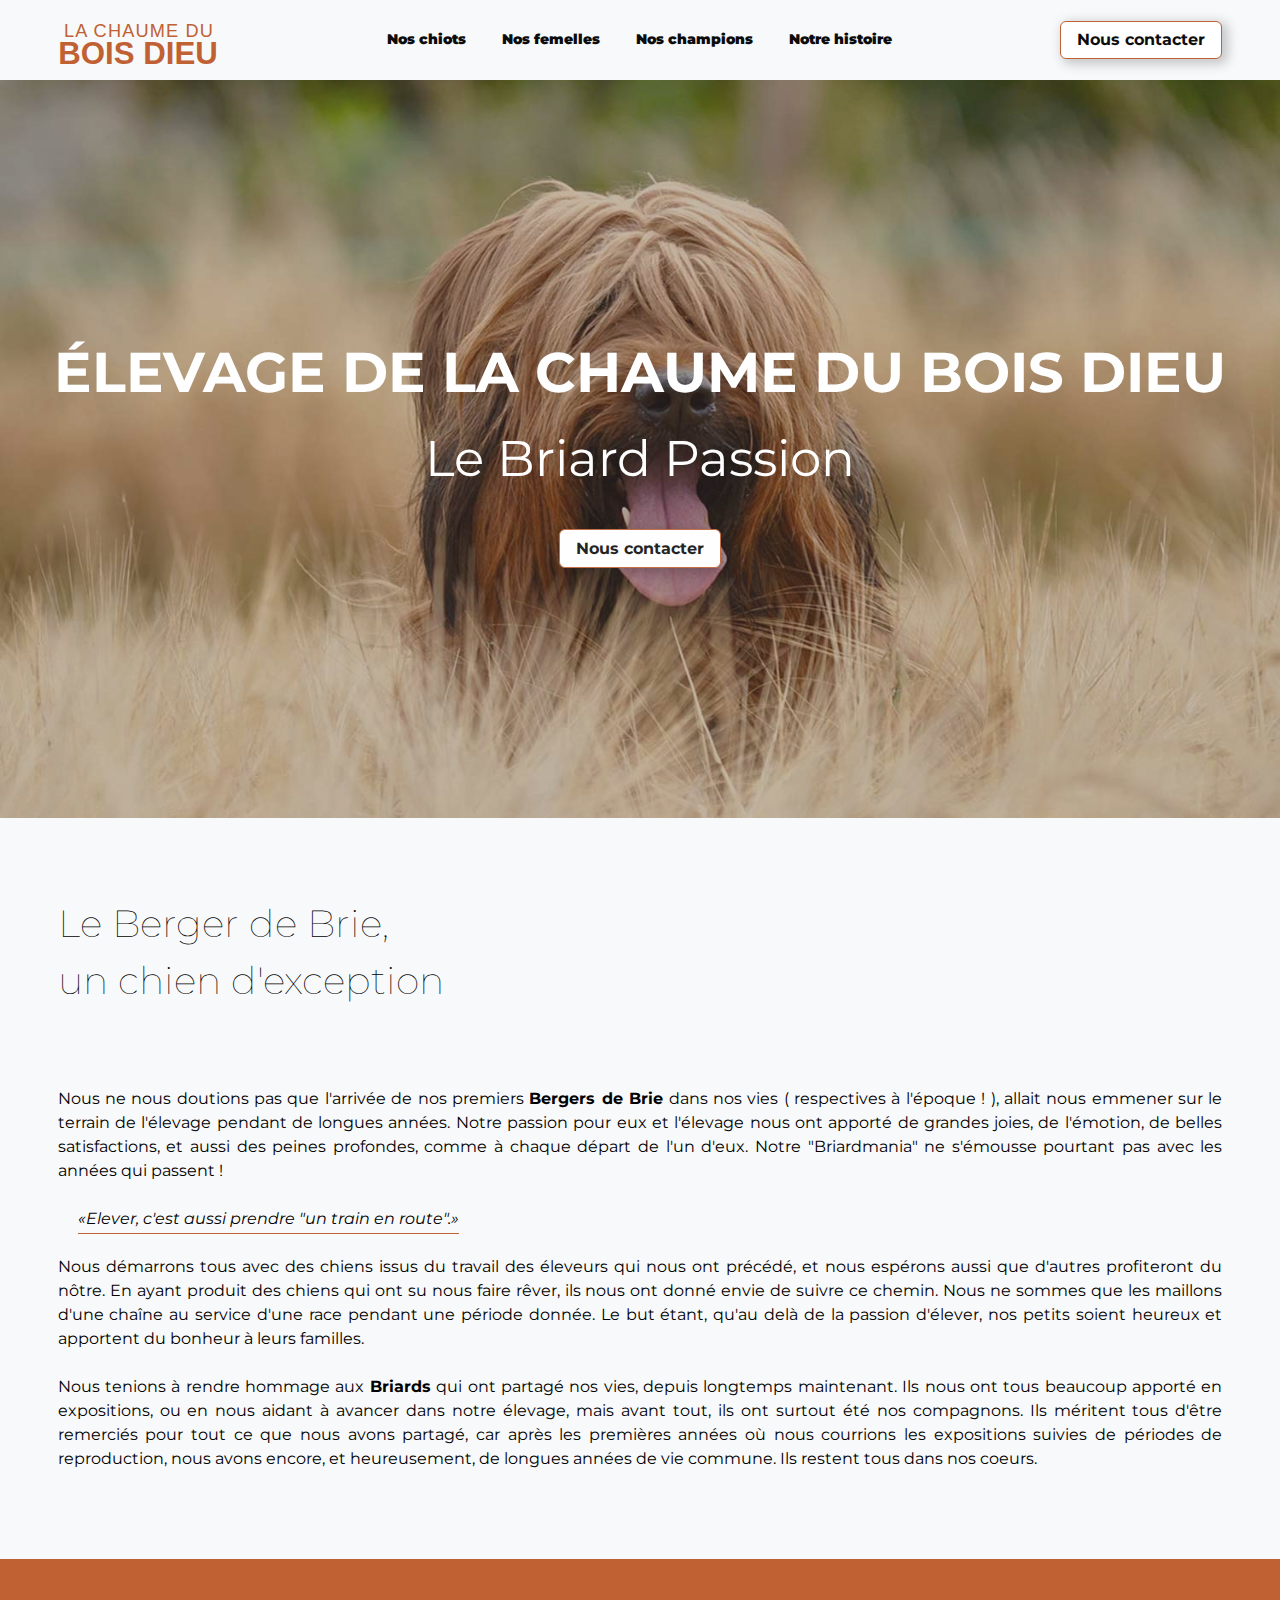
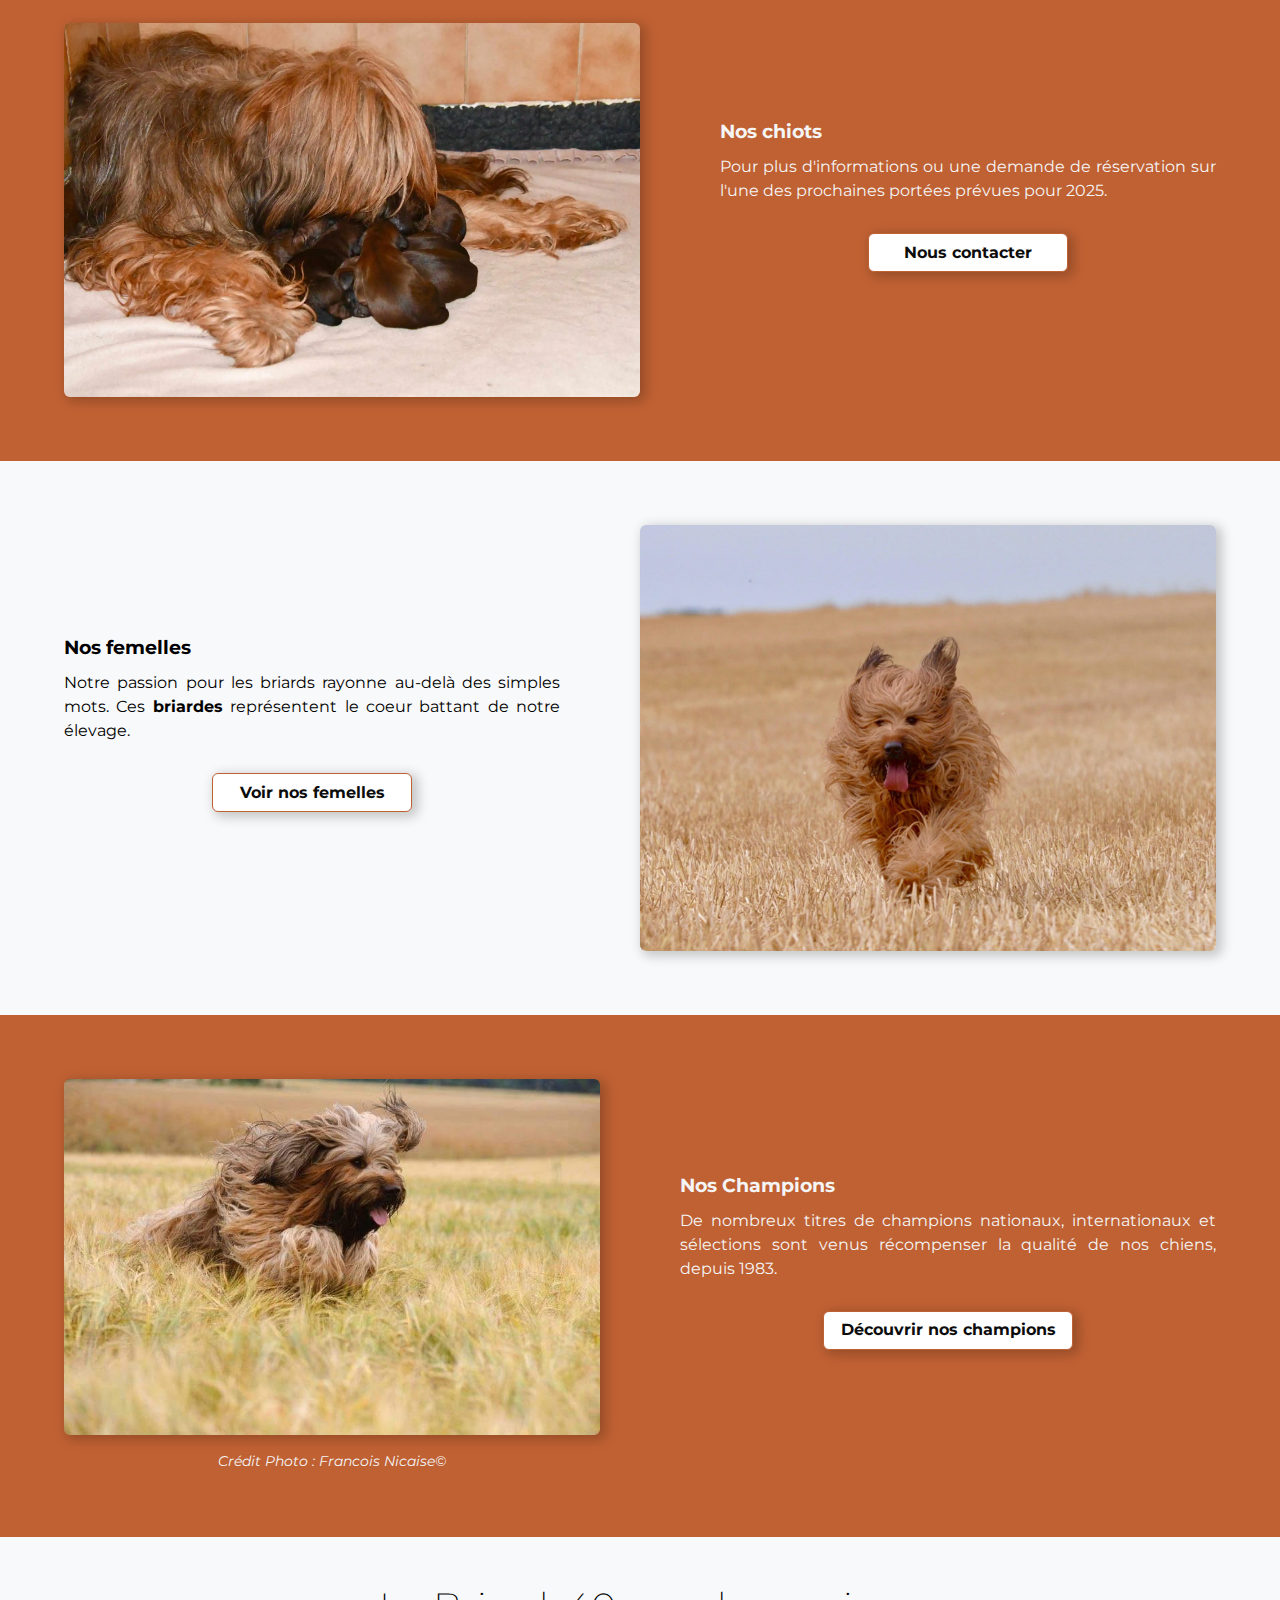
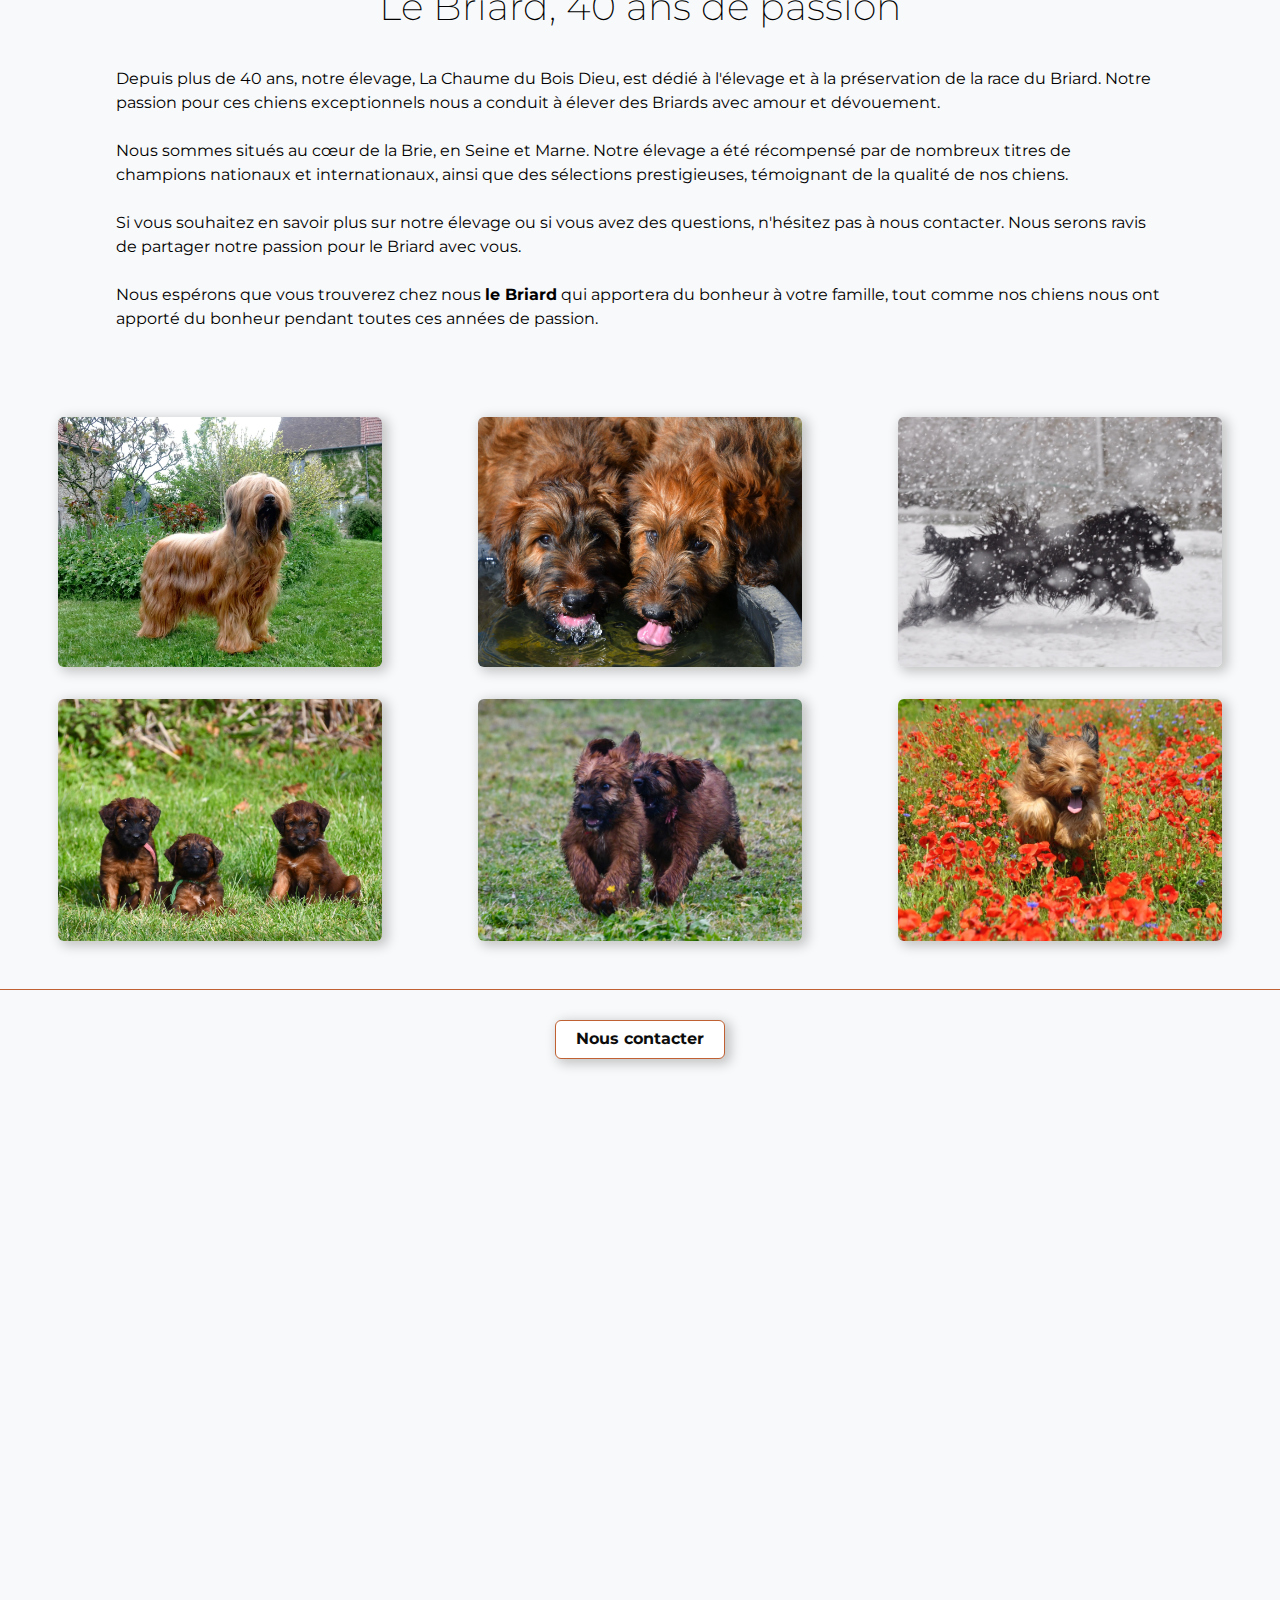
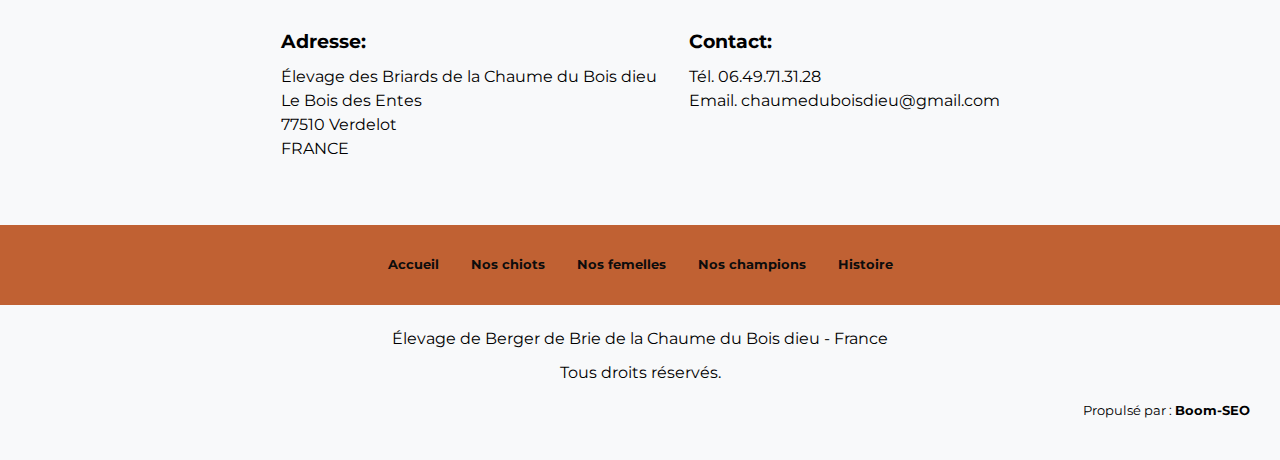
<file: index.html>
<!DOCTYPE html>
<html lang="fr">

<head>
    <meta charset="UTF-8">
    <meta http-equiv="X-UA-Compatible" content="IE=edge">
    <meta name="viewport" content="width=device-width, initial-scale=1.0">
    <link rel="canonical" href="https://bergerdebrie.fr/">
    <link rel="preconnect" href="https://fonts.googleapis.com">
    <link rel="preconnect" href="https://fonts.gstatic.com" crossorigin>
    <link href="https://fonts.googleapis.com/css2?family=Montserrat:wght@300;400;600&display=swap" rel="stylesheet">
    <link rel="stylesheet" href="style.css">
    <meta name="google-site-verification" content="xmzEK2OZ2DgNtBetvCIohbaSUqeoZehRXlfIGV-2lp0" />
    <!-- Google tag (gtag.js) -->
    <script async src="https://www.googletagmanager.com/gtag/js?id=G-JHYJMLBLNN"></script>
    <script>
        window.dataLayer = window.dataLayer || [];
        function gtag() { dataLayer.push(arguments); }
        gtag('js', new Date());

        gtag('config', 'G-JHYJMLBLNN');
    </script>
    <!-- To fix this error message : Error with Permissions-Policy header: Origin trial controlled feature not enabled: 'interest-cohort'.-->
    <meta http-equiv="Permissions-Policy" content="interest-cohort=(), user-id=()" />
    <!-- Hotjar Tracking Code for Chaume du Bois Dieu -->
    <script>
        (function (h, o, t, j, a, r) {
            h.hj = h.hj || function () { (h.hj.q = h.hj.q || []).push(arguments) };
            h._hjSettings = { hjid: 3722580, hjsv: 6 };
            a = o.getElementsByTagName('head')[0];
            r = o.createElement('script'); r.async = 1;
            r.src = t + h._hjSettings.hjid + j + h._hjSettings.hjsv;
            a.appendChild(r);
        })(window, document, 'https://static.hotjar.com/c/hotjar-', '.js?sv=');
    </script>
    <title>Élevage la Chaume du Bois Dieu - Chiens Briard et Bergers de Brie</title>
    <meta name="description"
        content="Découvrez notre élevage passionné de Briards et Bergers de Brie à La Chaume du Bois Dieu. Chiots briard, femelles, champions, et plus.">
    <meta property="og:image"
        content="https://bergerdebrie.fr/assets/img/elevage-briard-chaume-du-bois-dieu-femelle.jpg" />
    <link rel="apple-touch-icon" sizes="57x57" href="./assets/favicon/apple-icon-57x57.png">
    <link rel="apple-touch-icon" sizes="60x60" href="./assets/favicon/apple-icon-60x60.png">
    <link rel="apple-touch-icon" sizes="72x72" href="./assets/favicon/apple-icon-72x72.png">
    <link rel="apple-touch-icon" sizes="76x76" href="./assets/favicon/apple-icon-76x76.png">
    <link rel="apple-touch-icon" sizes="114x114" href="./assets/favicon/apple-icon-114x114.png">
    <link rel="apple-touch-icon" sizes="120x120" href="./assets/favicon/apple-icon-120x120.png">
    <link rel="apple-touch-icon" sizes="144x144" href="./assets/favicon/apple-icon-144x144.png">
    <link rel="apple-touch-icon" sizes="152x152" href="./assets/favicon/apple-icon-152x152.png">
    <link rel="apple-touch-icon" sizes="180x180" href="./assets/favicon/apple-icon-180x180.png">
    <link rel="icon" type="image/png" sizes="192x192" href="./assets/favicon/android-icon-192x192.png">
    <link rel="icon" type="image/png" sizes="32x32" href="./assets/favicon/favicon-32x32.png">
    <link rel="icon" type="image/png" sizes="96x96" href="./assets/favicon/favicon-96x96.png">
    <link rel="icon" type="image/png" sizes="16x16" href="./assets/favicon/favicon-16x16.png">
    <link rel="manifest" href="/manifest.json">
    <!-- Google Tag Manager -->
    <script>(function (w, d, s, l, i) {
            w[l] = w[l] || []; w[l].push({
                'gtm.start':
                    new Date().getTime(), event: 'gtm.js'
            }); var f = d.getElementsByTagName(s)[0],
                j = d.createElement(s), dl = l != 'dataLayer' ? '&l=' + l : ''; j.async = true; j.src =
                    'https://www.googletagmanager.com/gtm.js?id=' + i + dl; f.parentNode.insertBefore(j, f);
        })(window, document, 'script', 'dataLayer', 'GTM-KJBTMJNP');</script>
    <!-- End Google Tag Manager -->
</head>

<body>
    <nav id="main">
        <div>
            <span id="hamburger"><img width="34" src="assets/img/icon-elevage-briard-berger-de-brie-2.svg"
                    alt="bouton menu du site des briards de la chaume du bois dieu"></span>
            <div class="homebtn">
                <a href="/"><img width="160" src="assets/img/logo-elevage-briard-berger-de-brie-3.svg"
                        alt="Logo du site des briards de la chaume du bois dieu"></a>
            </div>
        </div>
        <div class="navlinks nav_items nav_items--hidden">
            <a href="#pregnancy">Nos chiots</a>
            <a href="https://bergerdebrie.fr/nos-briards-femelles.html">Nos femelles</a>
            <a href="https://bergerdebrie.fr/nos-briards-champions.html">Nos champions</a>
            <a href="#history">Notre histoire</a>
        </div>
        <div class="navcontact nav_items nav_items--hidden">
            <a class="contactUsButton" href="mailto:chaumeduboisdieu@gmail.com">Nous contacter</a>
        </div>
    </nav>

    <div class="bannercontainer">
        <h1>ÉLEVAGE DE LA CHAUME DU BOIS DIEU <br><span>Le Briard Passion</span></h1>
        <div id="banner--btn" class="navcontact">
            <a class="contactUsButton" href="mailto:chaumeduboisdieu@gmail.com">Nous contacter</a>
        </div>
    </div>
    <div class="container">
        <h2>Le Berger de Brie,<br> un chien d'exception</h2>
        <div>
            <p>Nous ne nous doutions pas que l'arrivée de nos premiers <strong>Bergers de Brie</strong> dans nos vies (
                respectives à
                l'époque ! ),
                allait nous emmener sur le terrain de l'élevage pendant de longues années.
                Notre passion pour eux et l'élevage nous ont apporté de grandes joies, de l'émotion, de belles
                satisfactions, et aussi des peines profondes, comme à chaque départ de l'un d'eux.
                Notre "Briardmania" ne s'émousse pourtant pas avec les années qui passent !<br><br>
                <q>Elever, c'est aussi prendre "un train en route".</q>
            </p><br>
            <button class="intro-btn footer-btn">Lire la suite</button>
            <p class="intro-suite">Nous démarrons tous avec des chiens issus du travail des éleveurs qui nous ont
                précédé, et nous espérons
                aussi que d'autres profiteront du nôtre.
                En ayant produit des chiens qui ont su nous faire rêver, ils nous ont donné envie de suivre ce chemin.
                Nous ne sommes que les maillons d'une chaîne au service d'une race pendant une période donnée.
                Le but étant, qu'au delà de la passion d'élever, nos petits soient heureux et apportent du bonheur à
                leurs familles.
                <br><br>Nous tenions à rendre hommage aux <strong>Briards</strong> qui ont partagé nos vies, depuis
                longtemps maintenant.
                Ils nous ont tous beaucoup apporté en expositions, ou en nous aidant à avancer dans notre élevage, mais
                avant tout, ils ont surtout été nos compagnons.
                Ils méritent tous d'être remerciés pour tout ce que nous avons partagé, car après les premières années
                où nous courrions les expositions suivies de périodes de reproduction, nous avons encore, et
                heureusement, de longues années de vie commune.
                Ils restent tous dans nos coeurs.
            </p><br>
            <button class="intro-btn-end footer-btn">Réduire</button>


        </div>
    </div>
    <div class="cardcontainer">
        <div id="pregnancy" class="card">
            <img id="myImg1" class="img--style"
                src="assets/img/briarde-femelle-fauve-chaume-du-bois dieu-briards-chiots.webp"
                alt="Petit chiot briard jouant dans la cour de la maison avec une feuille.">
            <div class="cardtext">
                <h3>Nos chiots</h3>
                <p>Pour plus d'informations ou une demande de réservation sur l'une des prochaines portées prévues pour
                    2025.</span></p>
                <div style="width: 200px;" class="footer-btn">
                    <a class="contactUsButton" href="mailto:chaumeduboisdieu@gmail.com">Nous contacter</a>
                </div>

            </div>
        </div>
        <div id="females" class="card">
            <div class="cardtext">
                <h3>Nos femelles</h3>
                <p>Notre passion pour les briards rayonne au-delà des simples mots. Ces <strong>briardes</strong>
                    représentent le coeur
                    battant de notre élevage.</p>
                <div style="width: 200px;" class="footer-btn">
                    <a href="https://bergerdebrie.fr/nos-briards-femelles.html">Voir nos femelles</a>
                </div>
            </div>
            <img id="myImg2" class="img--style" src="assets/img/elevage-briard-chaume-du-bois-dieu-femelle.jpg"
                alt="Mareng'ote, briarde de la Chaume du Bois Dieu s'amuse dans le champ derrière la maison.">
        </div>
        <div id="champions" class="card">
            <div class="div--jag">
                <img id="myImg3" class="img--style" src="assets/img/portee-elevage-briard-chaume-du-bois-dieu.jpg"
                    alt="Cannibal Jag de la Chaume du Bois Dieu dans les champs autour de la maison.">
                <p style="width: 100%; text-align: center; margin-top: 1rem; font-size: 0.9rem; font-style: italic;">
                    Crédit Photo : Francois Nicaise©</p>
            </div>
            <div class="cardtext">
                <h3>Nos Champions</h3>
                <p>De nombreux titres de champions nationaux, internationaux et sélections sont venus récompenser la
                    qualité de nos chiens, depuis 1983. </p>
                <div id="champion-btn" class="footer-btn">
                    <a href="https://bergerdebrie.fr/nos-briards-champions.html">Découvrir nos champions</a>
                </div>
            </div>
        </div>
    </div>
    <div class="container">
        <div id="history" class="passioncontainer">
            <h2>Le Briard, 40 ans de passion</h2>
            <div class="passionContainer--paragraph">
                <p>Depuis plus de 40 ans, notre élevage, La Chaume du Bois Dieu, est dédié à l'élevage et à la
                    préservation de la race du Briard. Notre passion pour ces chiens exceptionnels nous a conduit à
                    élever des Briards avec amour et dévouement. <br><br>
                    Nous sommes situés au cœur de la Brie, en Seine et Marne. Notre élevage a été récompensé par de
                    nombreux titres de champions nationaux et
                    internationaux, ainsi que des sélections prestigieuses, témoignant de la qualité de nos chiens.
                    <br><br>Si vous souhaitez en savoir plus sur notre élevage ou si vous avez des questions, n'hésitez
                    pas
                    à nous contacter. Nous serons ravis de partager notre passion pour le Briard avec vous.
                    <br><br>Nous espérons que vous trouverez chez nous <strong>le Briard</strong> qui apportera du
                    bonheur à votre famille,
                    tout comme nos chiens nous ont apporté du bonheur pendant toutes ces années de passion.
                </p>
            </div>
            <div class="passionimg">
                <img id="myImg4" class="img--style"
                    src="assets/img/chien-briard-berger-de-brie-elevage-chaume-du-bois-dieu.webp" alt="briard qui prend la pose devant la maison">
                <img id="myImg5" class="img--style"
                    src="assets/img/chiots-briard-fauve-berger-de-brie-elevage-chaume-du-bois-dieu.webp" alt="chiots briard qui boivent de l'eau">
                <img id="myImg6" class="img--style"
                    src="assets/img/briard-noir-berger-de-brie-elevage-chaume-du-bois-dieu.webp" alt="briard noir qui joue dans la neige">
                <img id="myImg7" class="img--style"
                    src="assets/img/chiots-fauve-briards-berger-de-brie-elevage-chaume-du-bois-dieu.webp" alt="chiots briard qui jouent dans le jardin">
                <img id="myImg8" class="img--style"
                    src="assets/img/chiots-jouer-briard-berger-de-brie-elevage-chaume-du-bois-dieu.webp" alt="chiots briard qui s'amusent">
                <img id="myImg9" class="img--style" src="assets/img/femelles-elevage-briard-chaume-du-bois-dieu-2.webp"
                    alt="briard ou berger de brie qui crous dans un champ">
            </div>
        </div>
    </div>
    <div class="beforeAddress">
        <span class="span_beforeAddress"></span>
    </div>
    <footer>
        <div class="footer-btn">
            <a class="contactUsButton" href="mailto:chaumeduboisdieu@gmail.com">Nous contacter</a>
        </div>
        <div class="container">
            <div class="address">

                <a class="itinerary"
                    href="https://www.google.com/maps/dir//Le+Bois+des+Entes+77510+Verdelot+France/@48.9009158,3.3678011,16z/data=!4m8!4m7!1m0!1m5!1m1!1s0x47e8c4b210e6ca79:0x1d7ef4ef95b44384!2m2!1d3.3678011!2d48.9009158">Itinéraire</a>

                <div class="coordonates">
                    <div class="find-us">
                        <h3>Adresse:</h3>
                        <p>Élevage des Briards de la Chaume du Bois dieu</p>
                        <p>Le Bois des Entes</p>
                        <p><span>77510</span> <span itemprop="addressLocality">Verdelot</span></p>
                        <p>FRANCE</p>
                    </div>
                    <div class="join-us">
                        <h3>Contact:</h3>
                        <p>Tél. 06.49.71.31.28</p>
                        <p>Email. <span>chaumeduboisdieu@gmail.com</span></p>
                    </div>
                </div>
                <div class="map">
                    <iframe
                        src="https://www.google.com/maps/embed?pb=!1m18!1m12!1m3!1d2622.759558347625!2d3.365612415089195!3d48.90091930566626!2m3!1f0!2f0!3f0!3m2!1i1024!2i768!4f13.1!3m3!1m2!1s0x47e8c4b210e6ca79%3A0x1d7ef4ef95b44384!2sLe%20Bois%20des%20Entes%2C%2077510%20Verdelot%2C%20France!5e0!3m2!1sfr!2sca!4v1670607652161!5m2!1sfr!2sca"
                        title="Google map Elevage des briards de la chaume du bois dieu" width="600" height="450"
                        style="border:0;" allowfullscreen="" loading="lazy"
                        referrerpolicy="no-referrer-when-downgrade"></iframe>
                </div>
            </div>
        </div>
        <div class="footer-link">
            <a href="/">Accueil</a>
            <a href="#pregnancy">Nos chiots</a>
            <a href="https://bergerdebrie.fr/nos-briards-femelles.html">Nos femelles</a>
            <a href="https://bergerdebrie.fr/nos-briards-champions.html">Nos champions</a>
            <a href="/#history">Histoire</a>
        </div>
        <div class="rights">
            <p>Élevage de Berger de Brie de la Chaume du Bois dieu - France</p>
            <p>Tous droits réservés.</p>
        </div>
        <p id="florentg">Propulsé par : <a class="florentg-cta" href="https://boom-seo.com"
                title="Consultant SEO">Boom-SEO</a></p>
    </footer>
    <script src="assets/javascript/intro.js"></script>
    <script src="assets/javascript/hamburger.js"></script>
</body>

</html>
</file>
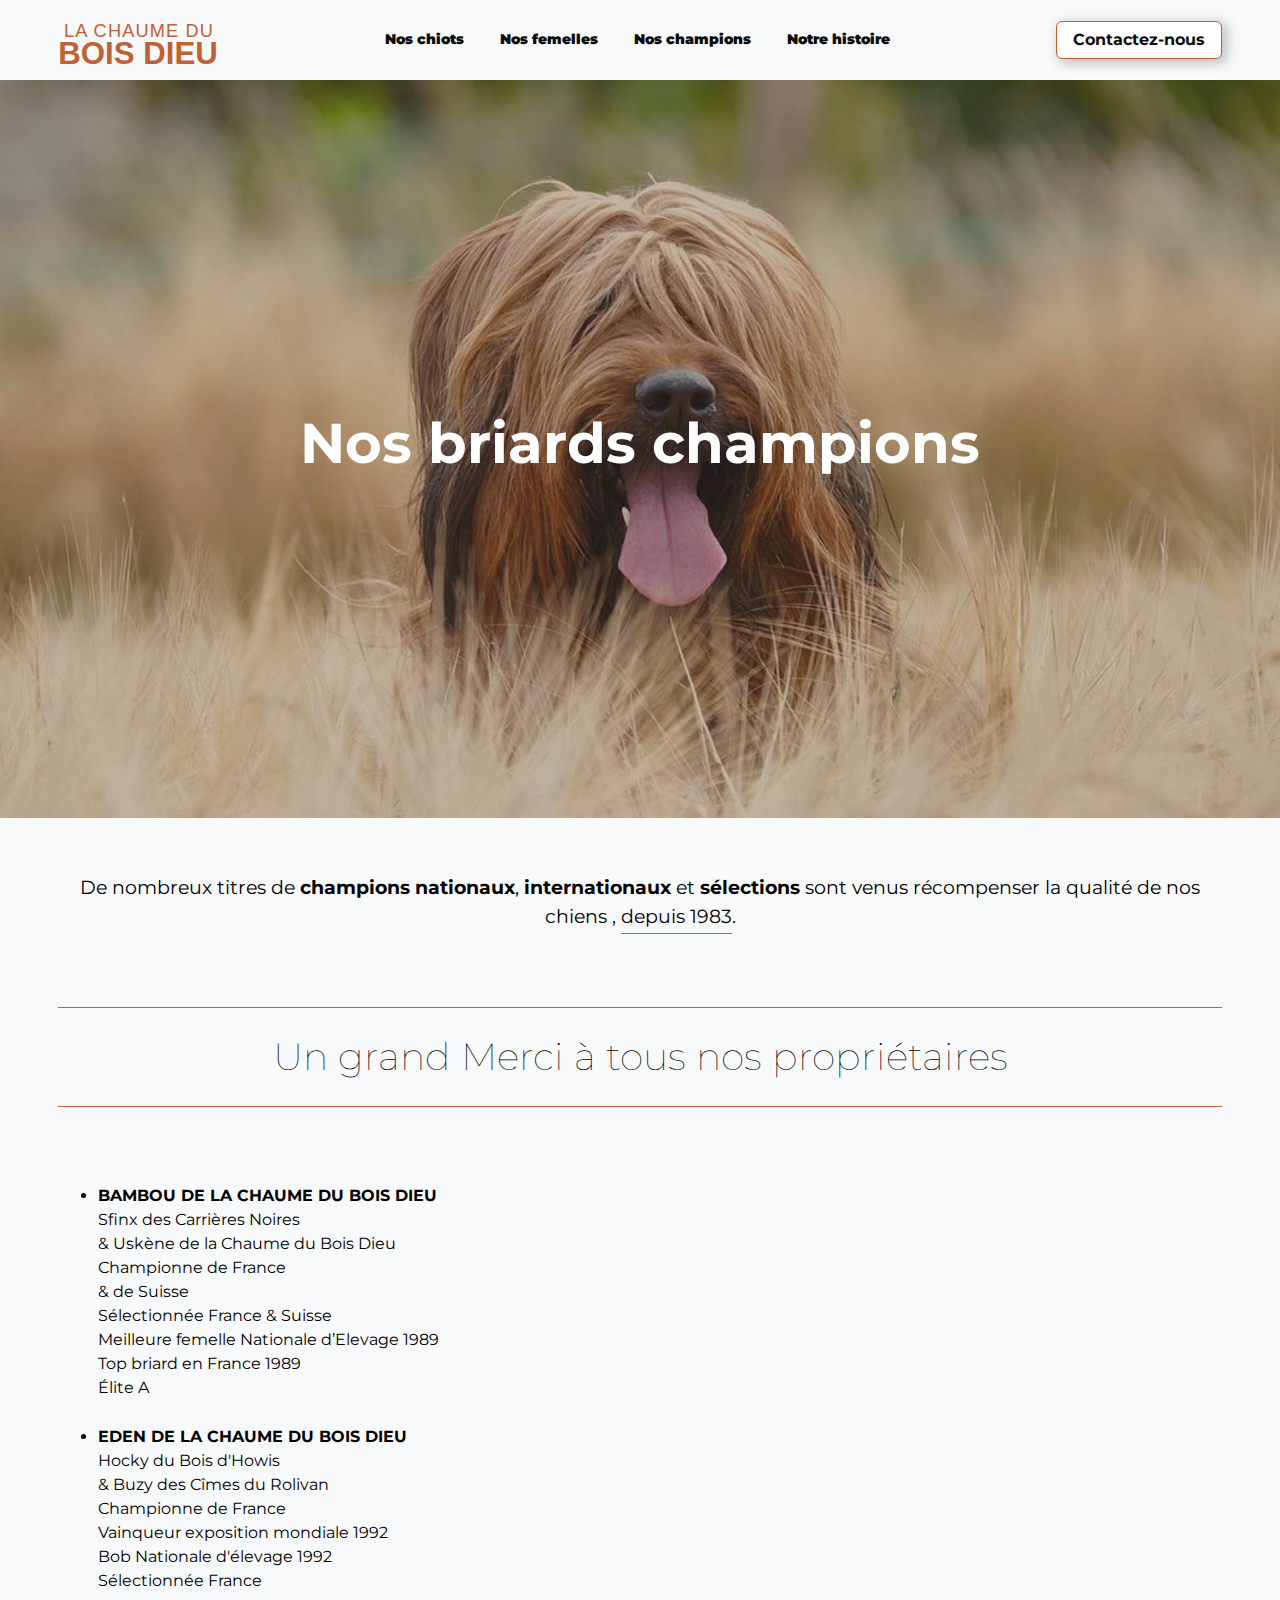
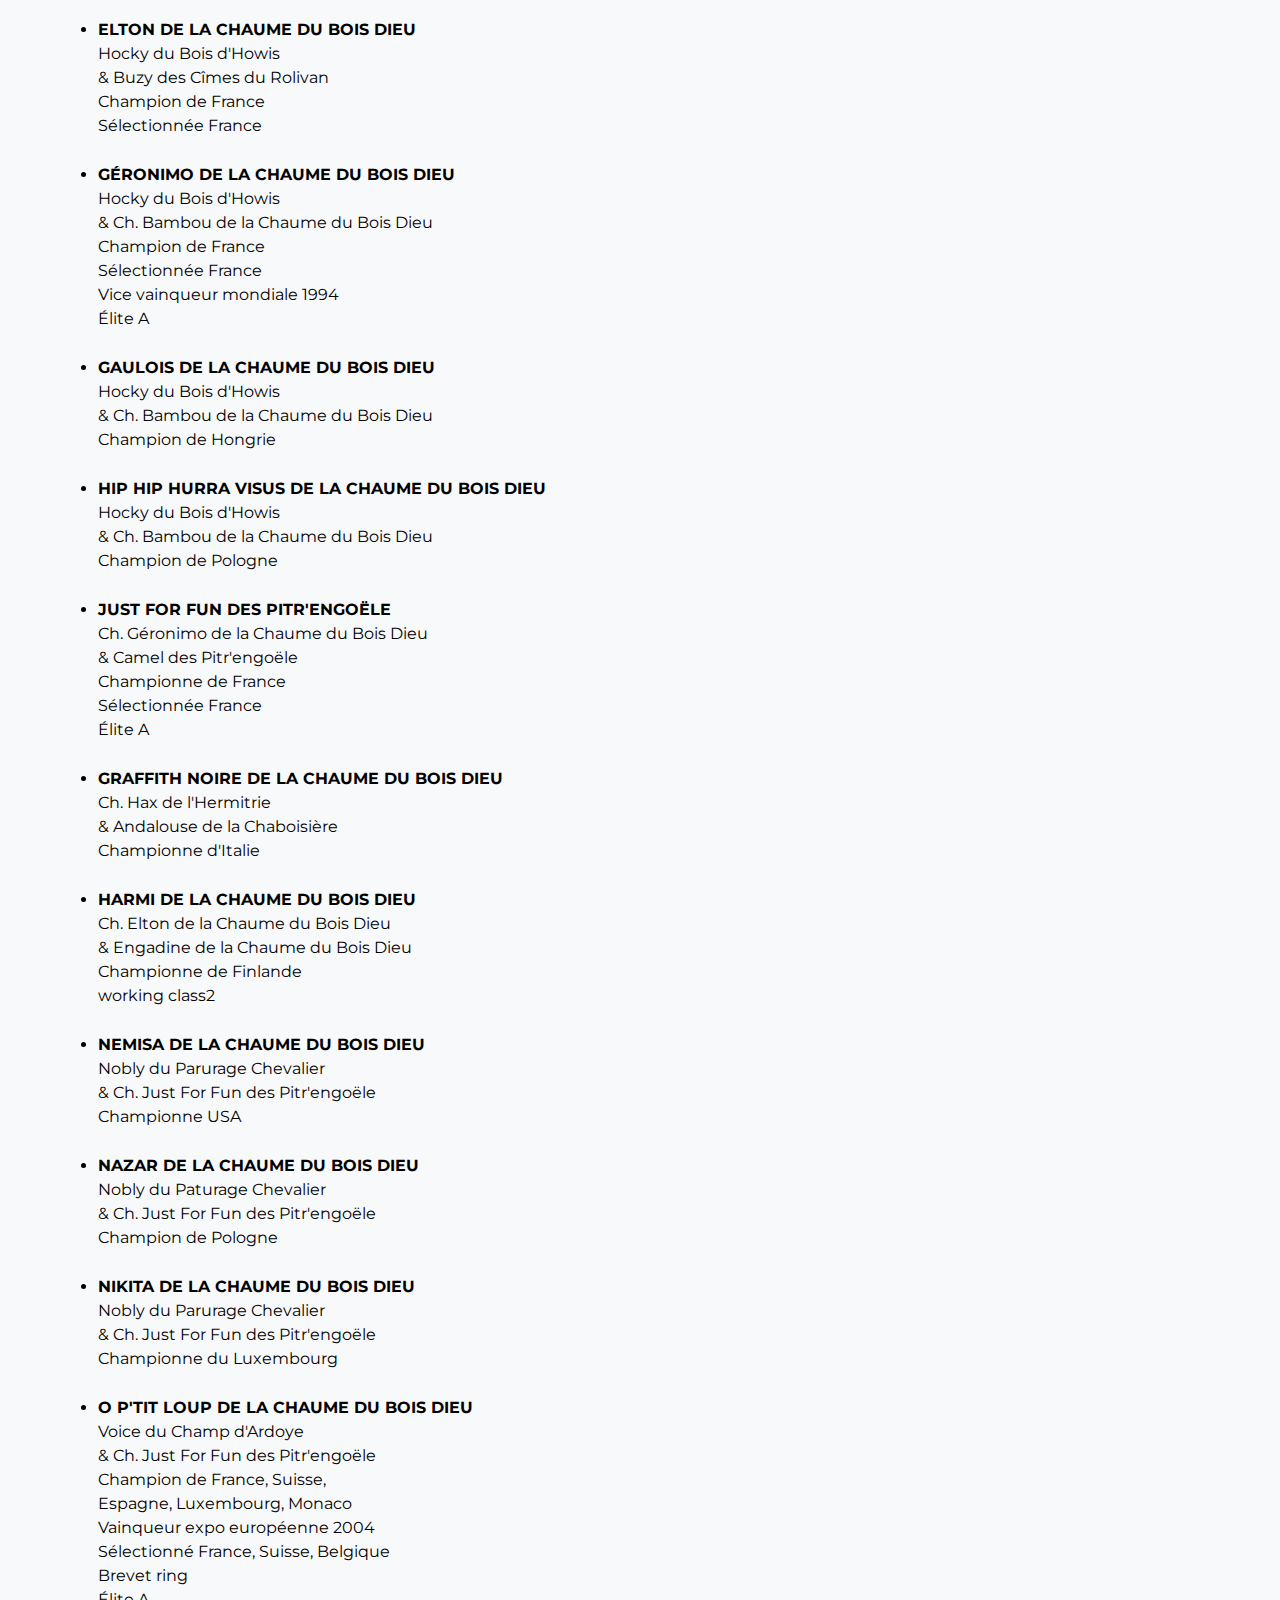
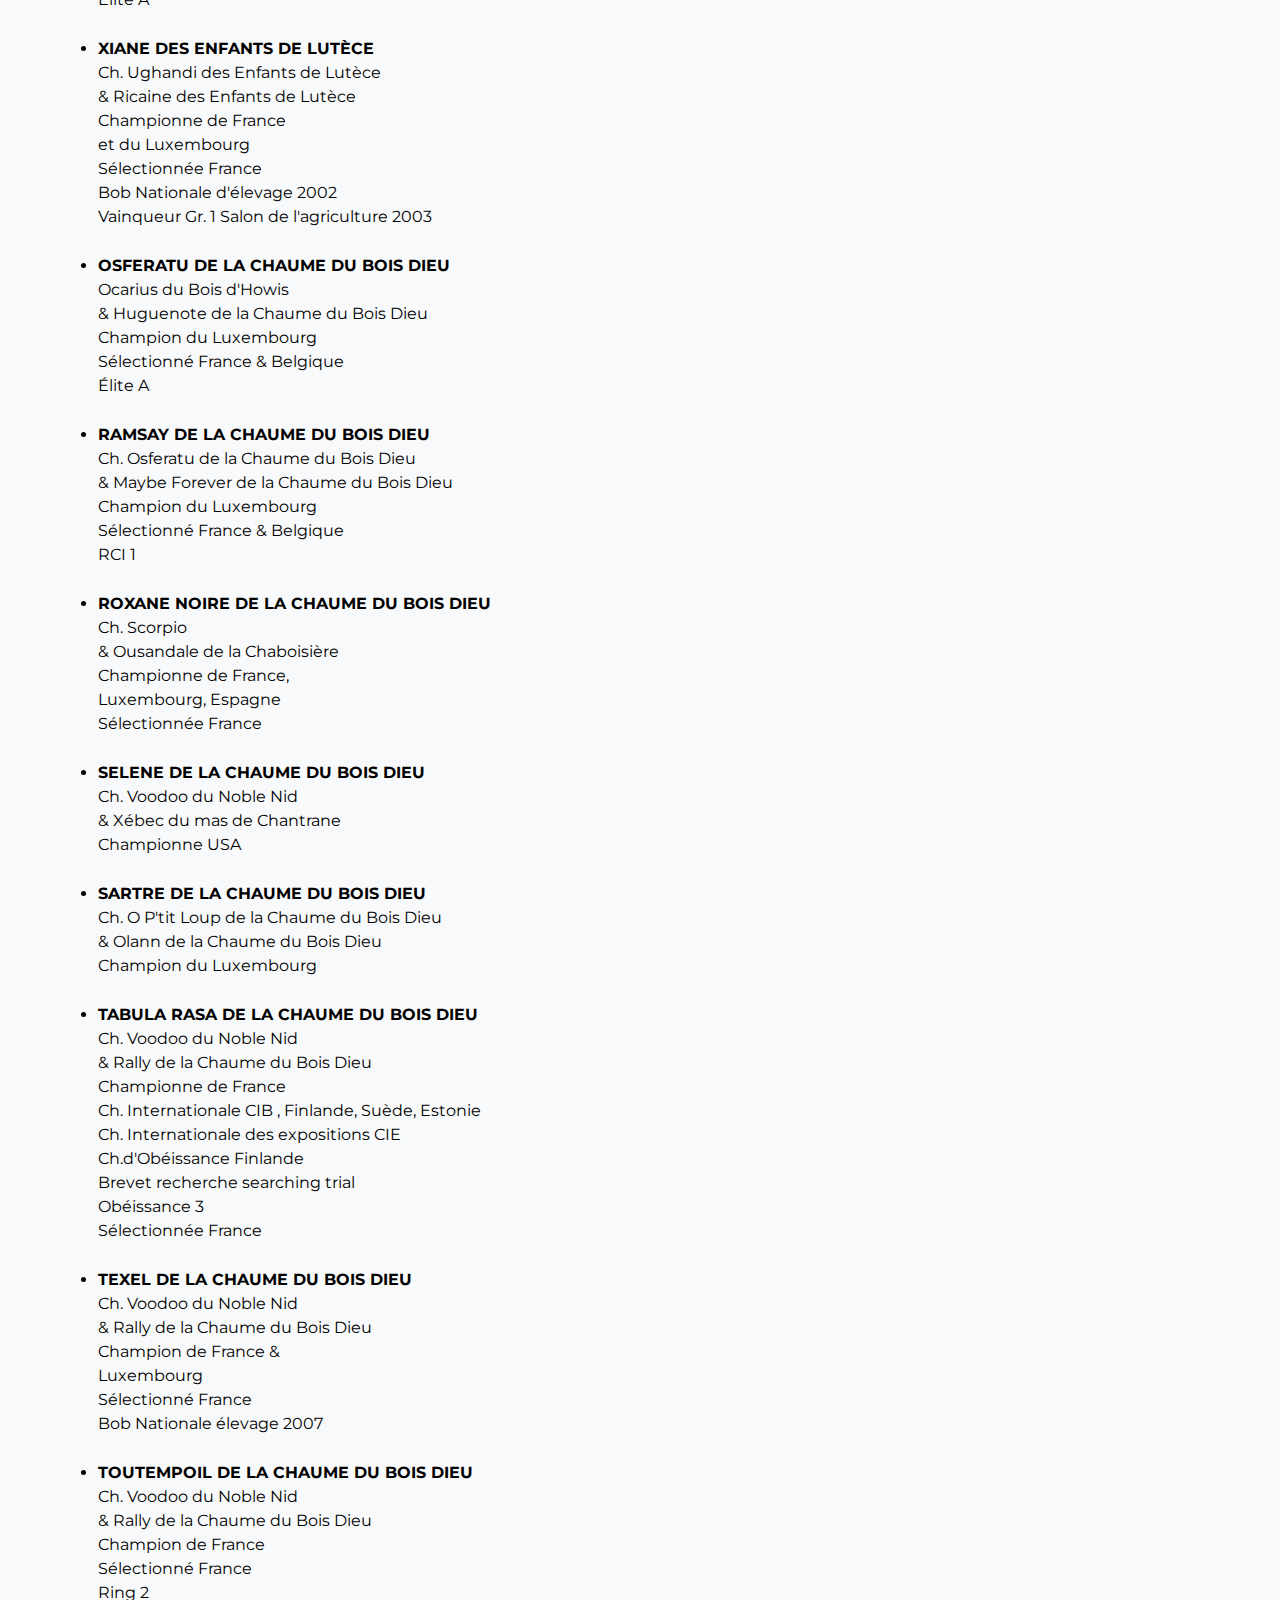
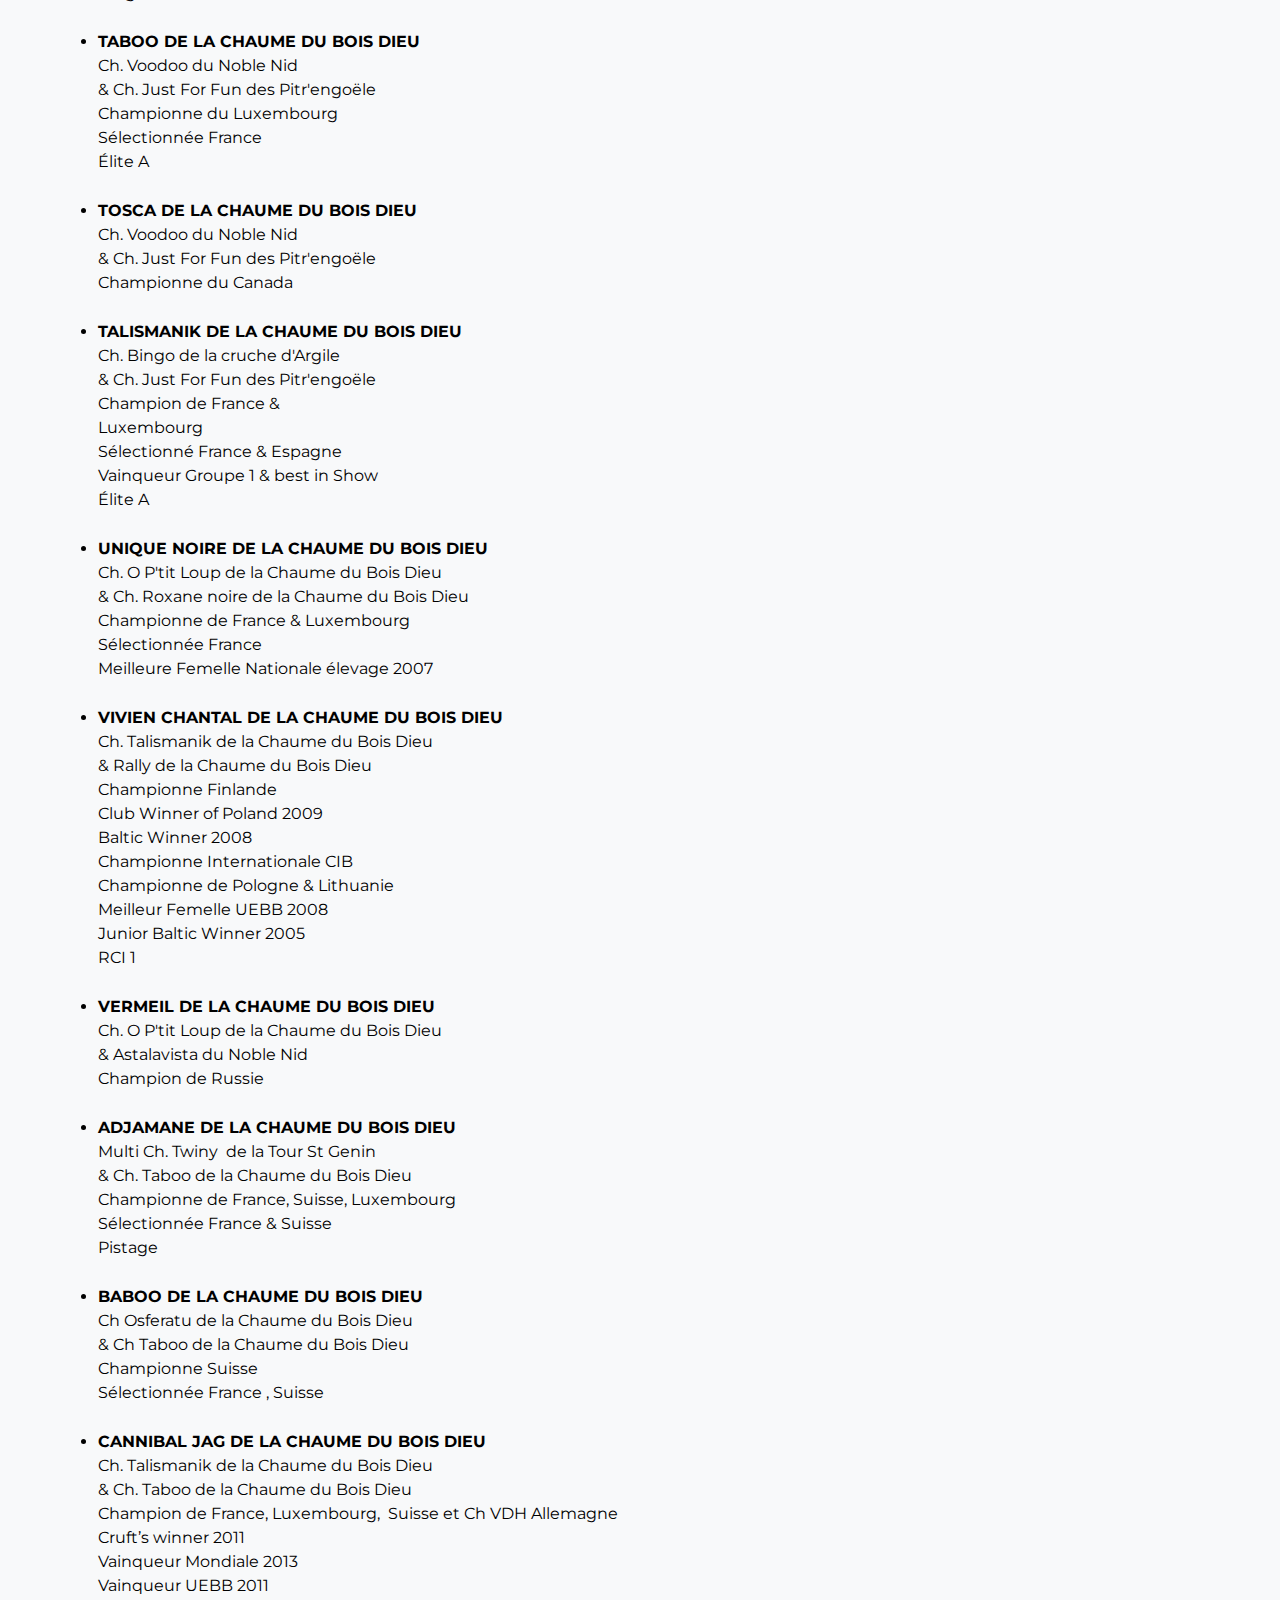
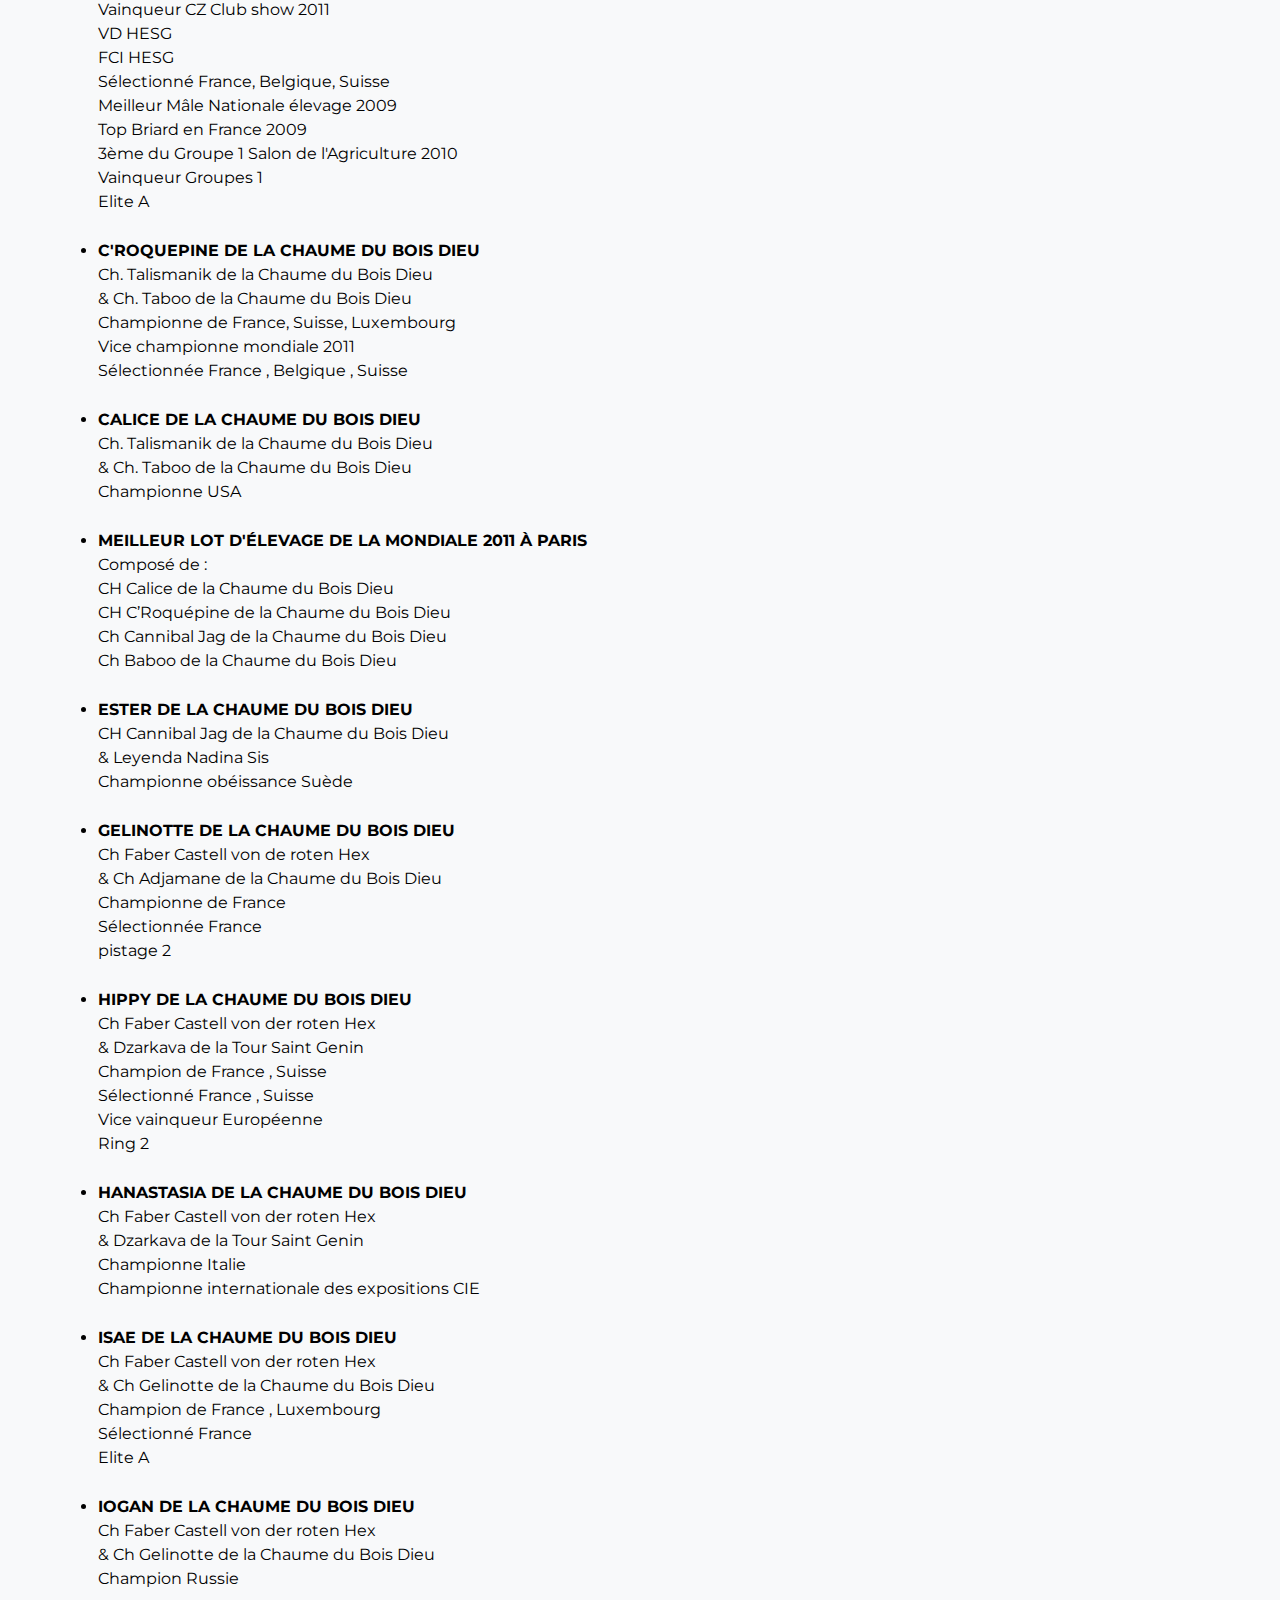
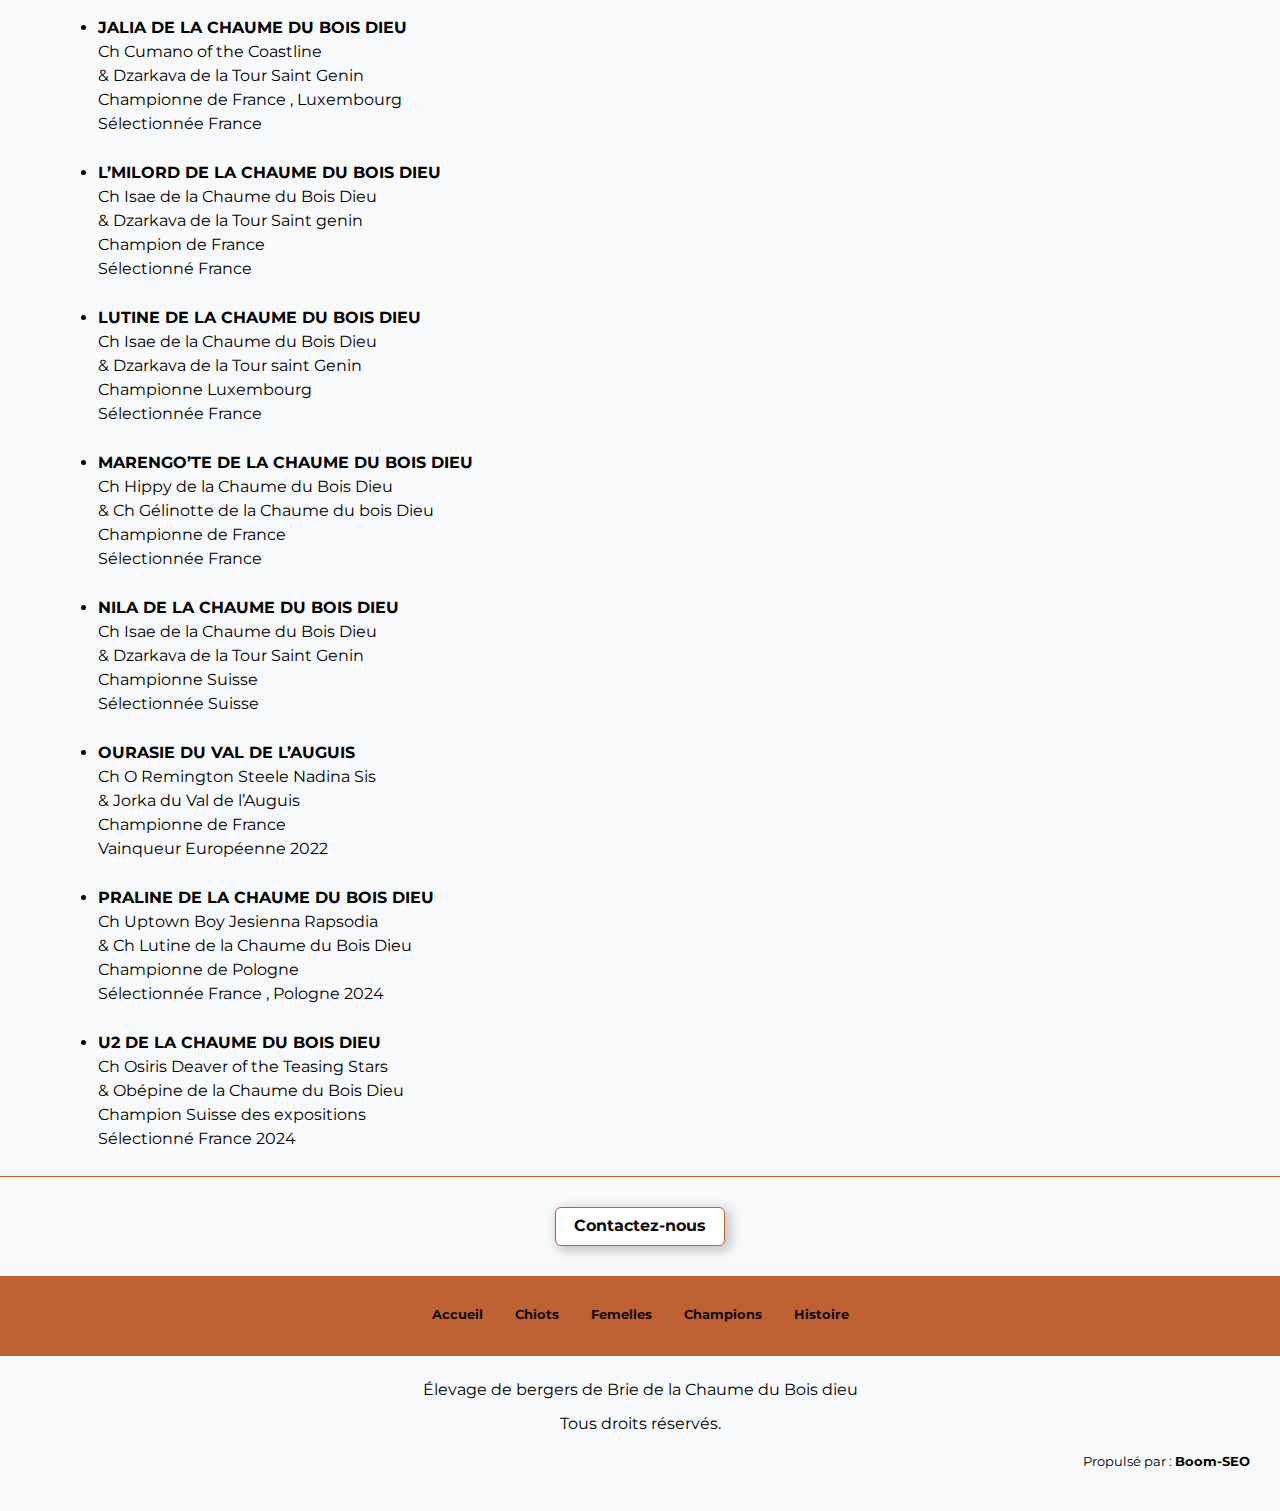
<file: nos-briards-champions.html>
<!DOCTYPE html>
<html lang="fr">

<head>
    <meta charset="UTF-8">
    <meta http-equiv="X-UA-Compatible" content="IE=edge">
    <meta name="viewport" content="width=device-width, initial-scale=1.0">
    <meta name="robots" content="index, follow">
    <link rel="preconnect" href="https://fonts.googleapis.com">
    <link rel="preconnect" href="https://fonts.gstatic.com" crossorigin>
    <link href="https://fonts.googleapis.com/css2?family=Montserrat:wght@300;400;600&display=swap" rel="stylesheet">
    <link rel="stylesheet" href="style.css">
    <!-- Google tag (gtag.js) -->
    <script async src="https://www.googletagmanager.com/gtag/js?id=G-JHYJMLBLNN"></script>
    <script>
        window.dataLayer = window.dataLayer || [];
        function gtag() { dataLayer.push(arguments); }
        gtag('js', new Date());

        gtag('config', 'G-JHYJMLBLNN');
    </script>
    <title>Nos champions | Briards de la Chaume du Bois dieu </title>
    <meta name="description"
        content="Nos champions , ambassadeurs de la race incarnent notre passion.">
    <meta property="og:image"
        content="https://bergerdebrie.fr/assets/img/elevage-briard-chaume-du-bois-dieu-femelle.jpg" />
    <link rel="apple-touch-icon" sizes="57x57" href="./assets/favicon/apple-icon-57x57.png">
    <link rel="apple-touch-icon" sizes="60x60" href="./assets/favicon/apple-icon-60x60.png">
    <link rel="apple-touch-icon" sizes="72x72" href="./assets/favicon/apple-icon-72x72.png">
    <link rel="apple-touch-icon" sizes="76x76" href="./assets/favicon/apple-icon-76x76.png">
    <link rel="apple-touch-icon" sizes="114x114" href="./assets/favicon/apple-icon-114x114.png">
    <link rel="apple-touch-icon" sizes="120x120" href="./assets/favicon/apple-icon-120x120.png">
    <link rel="apple-touch-icon" sizes="144x144" href="./assets/favicon/apple-icon-144x144.png">
    <link rel="apple-touch-icon" sizes="152x152" href="./assets/favicon/apple-icon-152x152.png">
    <link rel="apple-touch-icon" sizes="180x180" href="./assets/favicon/apple-icon-180x180.png">
    <link rel="icon" type="image/png" sizes="192x192" href="./assets/favicon/android-icon-192x192.png">
    <link rel="icon" type="image/png" sizes="32x32" href="./assets/favicon/favicon-32x32.png">
    <link rel="icon" type="image/png" sizes="96x96" href="./assets/favicon/favicon-96x96.png">
    <link rel="icon" type="image/png" sizes="16x16" href="./assets/favicon/favicon-16x16.png">

    <!-- Google Tag Manager -->
    <script>(function (w, d, s, l, i) {
            w[l] = w[l] || []; w[l].push({
                'gtm.start':
                    new Date().getTime(), event: 'gtm.js'
            }); var f = d.getElementsByTagName(s)[0],
                j = d.createElement(s), dl = l != 'dataLayer' ? '&l=' + l : ''; j.async = true; j.src =
                    'https://www.googletagmanager.com/gtm.js?id=' + i + dl; f.parentNode.insertBefore(j, f);
        })(window, document, 'script', 'dataLayer', 'GTM-KJBTMJNP');</script>
    <!-- End Google Tag Manager -->
</head>

<body>
    <nav id="main">
        <div>
            <span id="hamburger"><img width="34" src="assets/img/icon-elevage-briard-berger-de-brie-2.svg"
                    alt="bouton menu du site des briards de la chaume du bois dieu"></span>
            <div class="homebtn">
                <a href="/"><img width="160" src="assets/img/logo-elevage-briard-berger-de-brie-3.svg"
                        alt="Logo du site des briards de la chaume du bois dieu"></a>
            </div>
        </div>
        <div class="navlinks nav_items nav_items--hidden">
            <a href="/#pregnancy">Nos chiots</a>
            <a href="https://bergerdebrie.fr/nos-briards-femelles.html">Nos femelles</a>
            <a href="https://bergerdebrie.fr/nos-briards-champions.html">Nos champions</a>
            <a href="/#history">Notre histoire</a>
        </div>
        <div class="navcontact nav_items nav_items--hidden">
            <a id="contactUsButton" href="mailto:chaumeduboisdieu@gmail.com" class="contactUsButton">Contactez-nous</a>
        </div>
    </nav>
    <div class="bannercontainer">
        <h1>Nos briards champions</h1>
    </div>
    <div class="container">
        <p class="page-intro">De nombreux titres de <strong>champions nationaux</strong>,
            <strong>internationaux</strong> et <strong>sélections</strong> sont venus
            récompenser la qualité de nos chiens , <span>depuis 1983</span>.
        </p>
        <h2 id="page--title" class="page-title">Un grand Merci à tous nos propriétaires</h2>
        <div>
            <ul id="champions-list">
                <li><strong>BAMBOU DE LA CHAUME DU BOIS DIEU</strong><br>
                    Sfinx des Carrières Noires<br>
                    &amp; Uskène de la Chaume du Bois Dieu<br>
                    Championne de France <br>
                    &amp; de Suisse<br>
                    Sélectionnée France &amp; Suisse<br>
                    Meilleure femelle Nationale d’Elevage 1989<br>
                    Top briard en France 1989<br>
                    Élite A</li>

                <li><strong>
                        EDEN DE LA CHAUME DU BOIS DIEU</strong><br>
                    Hocky du Bois d&#39;Howis<br>
                    &amp; Buzy des Cîmes du Rolivan<br>
                    Championne de France <br>
                    Vainqueur exposition mondiale 1992<br>
                    Bob Nationale d&#39;élevage 1992<br>
                    Sélectionnée France</li>

                <li><strong>
                        ELTON DE LA CHAUME DU BOIS DIEU</strong><br>
                    Hocky du Bois d&#39;Howis<br>
                    &amp; Buzy des Cîmes du Rolivan<br>
                    Champion de France <br>
                    Sélectionnée France</li>

                <li><strong>
                        GÉRONIMO DE LA CHAUME DU BOIS DIEU</strong><br>
                    Hocky du Bois d&#39;Howis<br>
                    &amp; Ch. Bambou de la Chaume du Bois Dieu<br>
                    Champion de France <br>
                    Sélectionnée France<br>
                    Vice vainqueur mondiale 1994<br>
                    Élite A</li>

                <li><strong>
                        GAULOIS DE LA CHAUME DU BOIS DIEU</strong><br>
                    Hocky du Bois d&#39;Howis<br>
                    &amp; Ch. Bambou de la Chaume du Bois Dieu<br>
                    Champion de Hongrie </li>

                <li><strong>
                        HIP HIP HURRA VISUS DE LA CHAUME DU BOIS DIEU</strong><br>
                    Hocky du Bois d&#39;Howis<br>
                    &amp; Ch. Bambou de la Chaume du Bois Dieu<br>
                    Champion de Pologne </li>

                <li><strong>
                        JUST FOR FUN DES PITR&#39;ENGOËLE</strong><br>
                    Ch. Géronimo de la Chaume du Bois Dieu<br>
                    &amp; Camel des Pitr&#39;engoële<br>
                    Championne de France <br>
                    Sélectionnée France<br>
                    Élite A</li>

                <li><strong>
                        GRAFFITH NOIRE DE LA CHAUME DU BOIS DIEU</strong><br>
                    Ch. Hax de l&#39;Hermitrie<br>
                    &amp; Andalouse de la Chaboisière<br>
                    Championne d&#39;Italie</li>

                <li><strong>
                        HARMI DE LA CHAUME DU BOIS DIEU</strong><br>
                    Ch. Elton de la Chaume du Bois Dieu<br>
                    &amp; Engadine de la Chaume du Bois Dieu<br>
                    Championne de Finlande<br>
                    working class2 </li>

                <li><strong>
                        NEMISA DE LA CHAUME DU BOIS DIEU</strong><br>
                    Nobly du Parurage Chevalier<br>
                    &amp; Ch. Just For Fun des Pitr&#39;engoële<br>
                    Championne USA</li>

                <li><strong>
                        NAZAR DE LA CHAUME DU BOIS DIEU</strong><br>
                    Nobly du Paturage Chevalier<br>
                    &amp; Ch. Just For Fun des Pitr&#39;engoële<br>
                    Champion de Pologne </li>

                <li><strong>
                        NIKITA DE LA CHAUME DU BOIS DIEU</strong><br>
                    Nobly du Parurage Chevalier<br>
                    &amp; Ch. Just For Fun des Pitr&#39;engoële<br>
                    Championne du Luxembourg</li>

                <li><strong>
                        O P&#39;TIT LOUP DE LA CHAUME DU BOIS DIEU</strong><br>
                    Voice du Champ d&#39;Ardoye<br>
                    &amp; Ch. Just For Fun des Pitr&#39;engoële<br>
                    Champion de France, Suisse,<br>
                    Espagne, Luxembourg, Monaco<br>
                    Vainqueur expo européenne 2004<br>
                    Sélectionné France, Suisse, Belgique<br>
                    Brevet ring<br>
                    Élite A</li>

                <li><strong>
                        XIANE DES ENFANTS DE LUTÈCE</strong><br>
                    Ch. Ughandi des Enfants de Lutèce<br>
                    &amp; Ricaine des Enfants de Lutèce<br>
                    Championne de France<br>
                    et du Luxembourg <br>
                    Sélectionnée France<br>
                    Bob Nationale d&#39;élevage 2002<br>
                    Vainqueur Gr. 1 Salon de l&#39;agriculture 2003</li>

                <li><strong>
                        OSFERATU DE LA CHAUME DU BOIS DIEU</strong><br>
                    Ocarius du Bois d&#39;Howis<br>
                    &amp; Huguenote de la Chaume du Bois Dieu<br>
                    Champion du Luxembourg<br>
                    Sélectionné France &amp; Belgique<br>
                    Élite A </li>

                <li><strong>
                        RAMSAY DE LA CHAUME DU BOIS DIEU</strong><br>
                    Ch. Osferatu de la Chaume du Bois Dieu<br>
                    &amp; Maybe Forever de la Chaume du Bois Dieu<br>
                    Champion du Luxembourg<br>
                    Sélectionné France &amp; Belgique<br>
                    RCI 1</li>

                <li><strong>
                        ROXANE NOIRE DE LA CHAUME DU BOIS DIEU</strong><br>
                    Ch. Scorpio<br>
                    &amp; Ousandale de la Chaboisière<br>
                    Championne de France, <br>
                    Luxembourg, Espagne<br>
                    Sélectionnée France</li>

                <li><strong>
                        SELENE DE LA CHAUME DU BOIS DIEU</strong><br>
                    Ch. Voodoo du Noble Nid<br>
                    &amp; Xébec du mas de Chantrane<br>
                    Championne USA</li>

                <li><strong>
                        SARTRE DE LA CHAUME DU BOIS DIEU</strong><br>
                    Ch. O P&#39;tit Loup de la Chaume du Bois Dieu<br>
                    &amp; Olann de la Chaume du Bois Dieu<br>
                    Champion du Luxembourg</li>

                <li><strong>
                        TABULA RASA DE LA CHAUME DU BOIS DIEU</strong><br>
                    Ch. Voodoo du Noble Nid<br>
                    &amp; Rally de la Chaume du Bois Dieu<br>
                    Championne de France<br>
                    Ch. Internationale CIB , Finlande, Suède, Estonie<br>
                    Ch. Internationale des expositions CIE<br>
                    Ch.d&#39;Obéissance Finlande<br>
                    Brevet recherche searching trial<br>
                    Obéissance 3<br>
                    Sélectionnée France</li>

                <li><strong>
                        TEXEL DE LA CHAUME DU BOIS DIEU</strong><br>
                    Ch. Voodoo du Noble Nid<br>
                    &amp; Rally de la Chaume du Bois Dieu<br>
                    Champion de France &amp;  <br>
                    Luxembourg<br>
                    Sélectionné France<br>
                    Bob Nationale élevage 2007</li>

                <li><strong>
                        TOUTEMPOIL DE LA CHAUME DU BOIS DIEU</strong><br>
                    Ch. Voodoo du Noble Nid<br>
                    &amp; Rally de la Chaume du Bois Dieu<br>
                    Champion de France<br>
                    Sélectionné France<br>
                    Ring 2</li>

                <li><strong>
                        TABOO DE LA CHAUME DU BOIS DIEU</strong><br>
                    Ch. Voodoo du Noble Nid<br>
                    &amp; Ch. Just For Fun des Pitr&#39;engoële<br>
                    Championne du Luxembourg<br>
                    Sélectionnée France<br>
                    Élite A</li>

                <li><strong>
                        TOSCA DE LA CHAUME DU BOIS DIEU</strong><br>
                    Ch. Voodoo du Noble Nid<br>
                    &amp; Ch. Just For Fun des Pitr&#39;engoële<br>
                    Championne du Canada</li>

                <li><strong>
                        TALISMANIK DE LA CHAUME DU BOIS DIEU</strong><br>
                    Ch. Bingo de la cruche d&#39;Argile<br>

                    &amp; Ch. Just For Fun des Pitr&#39;engoële<br>
                    Champion de France &amp;  <br>
                    Luxembourg<br>
                    Sélectionné France &amp; Espagne<br>
                    Vainqueur Groupe 1 &amp; best in Show<br>
                    Élite A</li>

                <li><strong>
                        UNIQUE NOIRE DE LA CHAUME DU BOIS DIEU</strong><br>
                    Ch. O P&#39;tit Loup de la Chaume du Bois Dieu<br>
                    &amp; Ch. Roxane noire de la Chaume du Bois Dieu<br>
                    Championne de France &amp; Luxembourg<br>
                    Sélectionnée France<br>
                    Meilleure Femelle Nationale élevage 2007</li>

                <li><strong>
                        VIVIEN CHANTAL DE LA CHAUME DU BOIS DIEU</strong><br>
                    Ch. Talismanik de la Chaume du Bois Dieu<br>
                    &amp; Rally de la Chaume du Bois Dieu<br>
                    Championne Finlande<br>
                    Club Winner of Poland 2009<br>
                    Baltic Winner 2008<br>
                    Championne Internationale CIB<br>
                    Championne de Pologne &amp; Lithuanie<br>
                    Meilleur Femelle UEBB 2008<br>
                    Junior Baltic Winner 2005<br>
                    RCI 1</li>

                <li><strong>
                        VERMEIL DE LA CHAUME DU BOIS DIEU</strong><br>
                    Ch. O P&#39;tit Loup de la Chaume du Bois Dieu<br>
                    &amp; Astalavista du Noble Nid<br>
                    Champion de Russie</li>

                <li><strong>
                        ADJAMANE DE LA CHAUME DU BOIS DIEU</strong><br>
                    Multi Ch. Twiny  de la Tour St Genin<br>
                    &amp; Ch. Taboo de la Chaume du Bois Dieu<br>
                    Championne de France, Suisse, Luxembourg <br>
                    Sélectionnée France &amp; Suisse<br>
                    Pistage</li>

                <li><strong>
                        BABOO DE LA CHAUME DU BOIS DIEU</strong><br>
                    Ch Osferatu de la Chaume du Bois Dieu<br>
                    &amp; Ch Taboo de la Chaume du Bois Dieu<br>
                    Championne Suisse<br>
                    Sélectionnée France , Suisse</li>

                <li><strong>
                        CANNIBAL JAG DE LA CHAUME DU BOIS DIEU</strong><br>
                    Ch. Talismanik de la Chaume du Bois Dieu<br>

                    &amp; Ch. Taboo de la Chaume du Bois Dieu<br>
                    Champion de France, Luxembourg,  Suisse et Ch VDH Allemagne<br>
                    Cruft’s winner 2011<br>
                    Vainqueur Mondiale 2013<br>
                    Vainqueur UEBB 2011<br>
                    Vainqueur CZ Club show 2011<br>
                    VD HESG<br>
                    FCI HESG<br>
                    Sélectionné France, Belgique, Suisse<br>
                    Meilleur Mâle Nationale élevage 2009<br>
                    Top Briard en France 2009<br>
                    3ème du Groupe 1 Salon de l&#39;Agriculture 2010<br>
                    Vainqueur Groupes 1<br>
                    Elite A</li>

                <li><strong>
                        C&#39;ROQUEPINE DE LA CHAUME DU BOIS DIEU</strong><br>
                    Ch. Talismanik de la Chaume du Bois Dieu<br>
                    &amp; Ch. Taboo de la Chaume du Bois Dieu<br>
                    Championne de France, Suisse, Luxembourg<br>
                    Vice championne mondiale 2011<br>
                    Sélectionnée France , Belgique , Suisse</li>

                <li><strong>
                        CALICE DE LA CHAUME DU BOIS DIEU</strong><br>
                    Ch. Talismanik de la Chaume du Bois Dieu<br>
                    &amp; Ch. Taboo de la Chaume du Bois Dieu<br>
                    Championne USA </li>
                <li><strong>MEILLEUR LOT D'ÉLEVAGE DE LA MONDIALE 2011 À PARIS</strong><br>
                    Composé de :<br>
                    CH Calice de la Chaume du Bois Dieu<br>
                    CH C’Roquépine de la Chaume du Bois Dieu<br>
                    Ch Cannibal Jag de la Chaume du Bois Dieu<br>
                    Ch Baboo de la Chaume du Bois Dieu</li>

                <li><strong>
                        ESTER DE LA CHAUME DU BOIS DIEU</strong><br>
                    CH Cannibal Jag de la Chaume du Bois Dieu<br>
                    &amp; Leyenda Nadina Sis<br>
                    Championne obéissance Suède</li>

                <li><strong>
                        GELINOTTE DE LA CHAUME DU BOIS DIEU</strong><br>
                    Ch Faber Castell von de roten Hex<br>
                    &amp; Ch Adjamane de la Chaume du Bois Dieu<br>
                    Championne de France<br>
                    Sélectionnée France<br>
                    pistage 2</li>

                <li><strong>
                        HIPPY DE LA CHAUME DU BOIS DIEU</strong><br>
                    Ch Faber Castell von der roten Hex<br>
                    &amp; Dzarkava de la Tour Saint Genin<br>
                    Champion de France , Suisse<br>
                    Sélectionné France , Suisse<br>
                    Vice vainqueur Européenne<br>
                    Ring 2</li>

                <li><strong>
                        HANASTASIA DE LA CHAUME DU BOIS DIEU</strong><br>
                    Ch Faber Castell von der roten Hex<br>
                    &amp; Dzarkava de la Tour Saint Genin<br>

                    Championne Italie<br>
                    Championne internationale des expositions CIE</li>

                <li><strong>
                        ISAE DE LA CHAUME DU BOIS DIEU</strong><br>
                    Ch Faber Castell von der roten Hex<br>
                    &amp; Ch Gelinotte de la Chaume du Bois Dieu<br>
                    Champion de France , Luxembourg<br>
                    Sélectionné France<br>
                    Elite A</li>

                <li><strong>
                        IOGAN DE LA CHAUME DU BOIS DIEU</strong><br>
                    Ch Faber Castell von der roten Hex<br>
                    &amp; Ch Gelinotte de la Chaume du Bois Dieu<br>
                    Champion Russie</li>

                <li><strong>
                        JALIA DE LA CHAUME DU BOIS DIEU</strong><br>
                    Ch Cumano of the Coastline<br>
                    &amp; Dzarkava de la Tour Saint Genin<br>
                    Championne de France , Luxembourg<br>
                    Sélectionnée France</li>

                <li><strong>
                        L’MILORD DE LA CHAUME DU BOIS DIEU</strong><br>
                    Ch Isae de la Chaume du Bois Dieu<br>
                    &amp; Dzarkava de la Tour Saint genin<br>
                    Champion de France<br>
                    Sélectionné France</li>

                <li><strong>
                        LUTINE DE LA CHAUME DU BOIS DIEU</strong><br>
                    Ch Isae de la Chaume du Bois Dieu<br>
                    &amp; Dzarkava de la Tour saint Genin<br>
                    Championne Luxembourg<br>
                    Sélectionnée France</li>

                <li><strong>
                        MARENGO’TE DE LA CHAUME DU BOIS DIEU</strong><br>
                    Ch Hippy de la Chaume du Bois Dieu<br>
                    &amp; Ch Gélinotte de la Chaume du bois Dieu<br>
                    Championne de France<br>
                    Sélectionnée France</li>

                <li><strong>
                        NILA DE LA CHAUME DU BOIS DIEU</strong><br>
                    Ch Isae de la Chaume du Bois Dieu<br>
                    &amp; Dzarkava de la Tour Saint Genin<br>
                    Championne Suisse<br>
                    Sélectionnée Suisse</li>

                <li><strong>
                        OURASIE DU VAL DE L’AUGUIS</strong><br>
                    Ch O Remington Steele Nadina Sis<br>
                    &amp; Jorka du Val de l’Auguis<br>
                    Championne de France<br>
                    Vainqueur Européenne 2022
                </li>

                <li><strong>
                        PRALINE DE LA CHAUME DU BOIS DIEU</strong><br>
                    Ch Uptown Boy Jesienna Rapsodia<br>
                    &amp; Ch Lutine de la Chaume du Bois Dieu<br>

                    Championne de Pologne<br>
                    Sélectionnée France , Pologne 2024
                </li>

                <li><strong>
                        U2 DE LA CHAUME DU BOIS DIEU</strong><br>
                    Ch Osiris Deaver of the Teasing Stars<br>
                    &amp; Obépine de la Chaume du Bois Dieu<br>

                    Champion Suisse des expositions<br>
                    Sélectionné France 2024
                </li>

            </ul>

        </div>
    </div>

    <footer>
        <div class="container">
            <div class="footer-btn">
                <a href="mailto:chaumeduboisdieu@gmail.com" class="contactUsButton">Contactez-nous</a>
            </div>
        </div>
        <div class="footer-link">
            <a href="/">Accueil</a>
            <a href="/#pregnancy">Chiots
                <a href="https://bergerdebrie.fr/nos-briards-femelles.html">Femelles</a>
                <a href="https://bergerdebrie.fr/nos-briards-champions.html">Champions</a>
                <a href="/#history">Histoire</a>
        </div>
        <div class="rights">
            <p>Élevage de bergers de Brie de la Chaume du Bois dieu</p>
            <p>Tous droits réservés.</p>
        </div>
        <p id="florentg">Propulsé par : <a class="florentg-cta" href="https://boom-seo.com"
            title="Consultant SEO">Boom-SEO</a></p>
    </footer>
    <script src="assets/javascript/hamburger.js"></script>

</body>
</file>
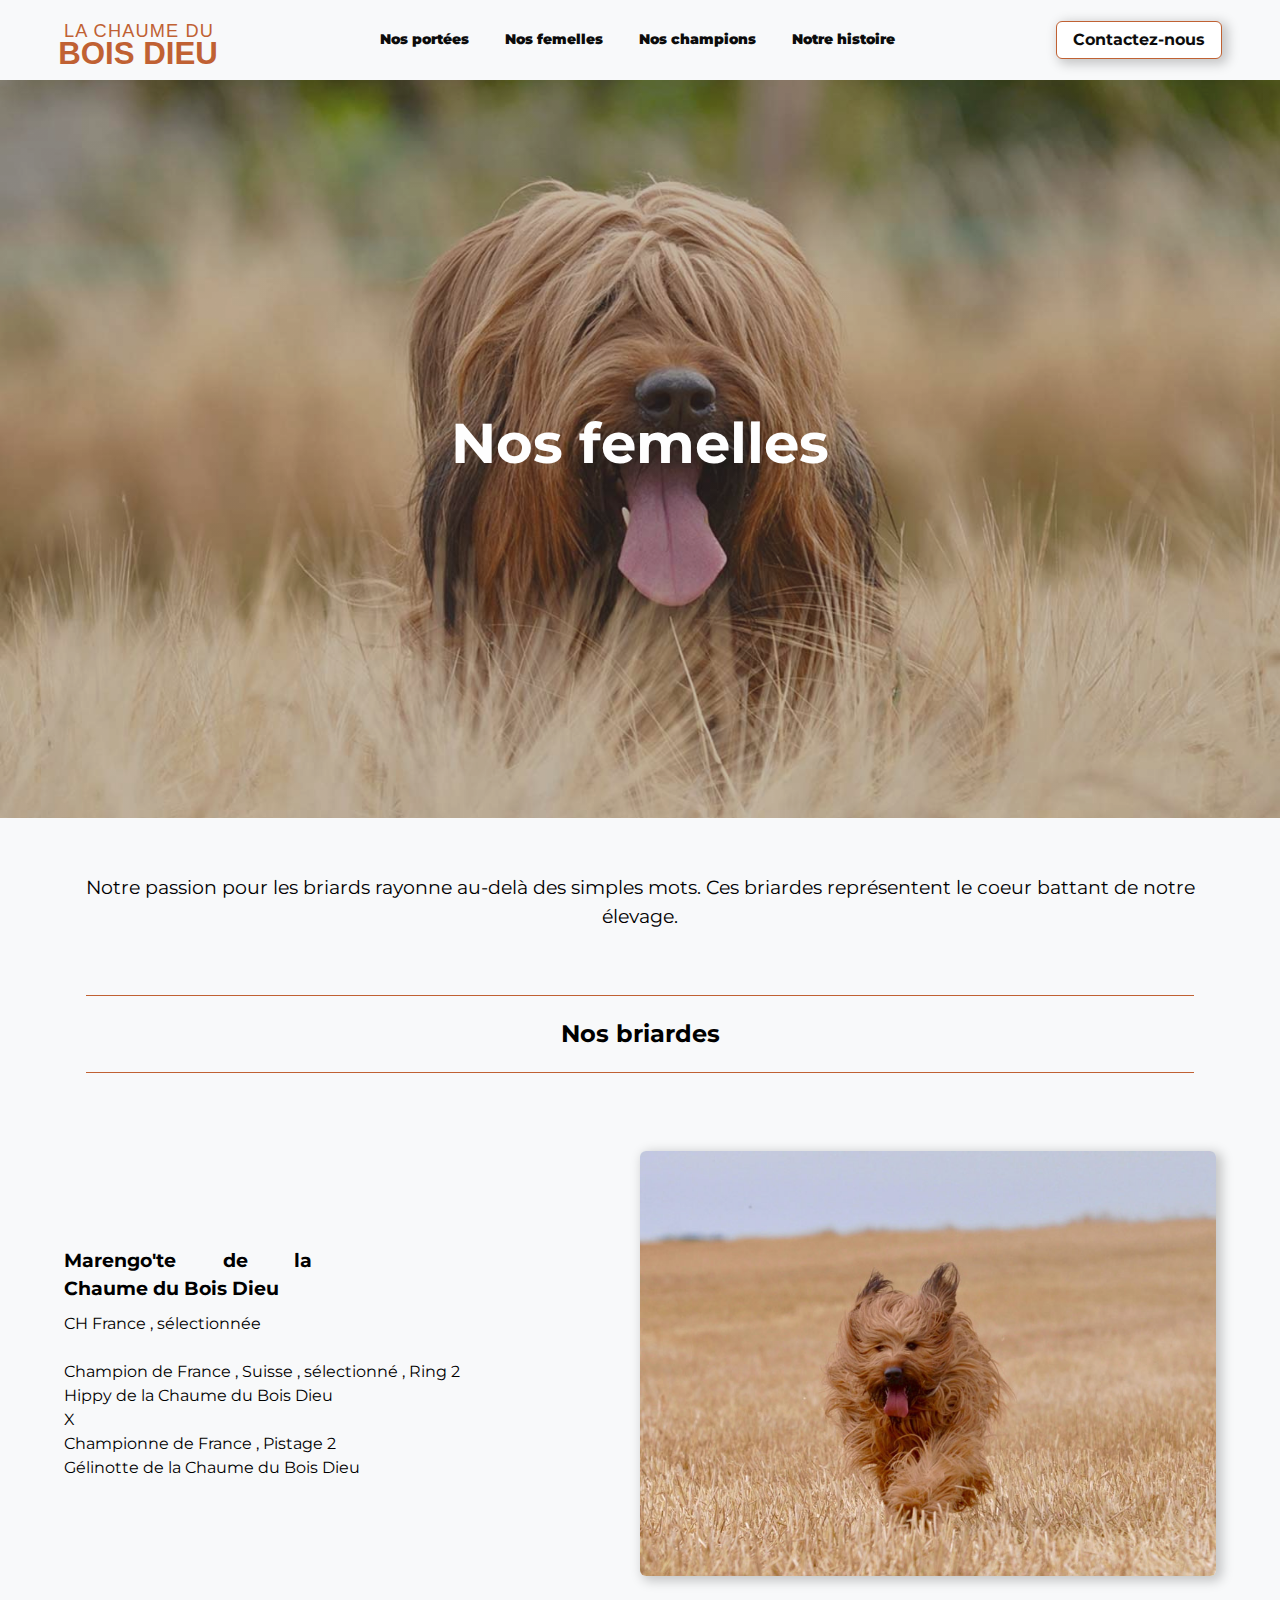
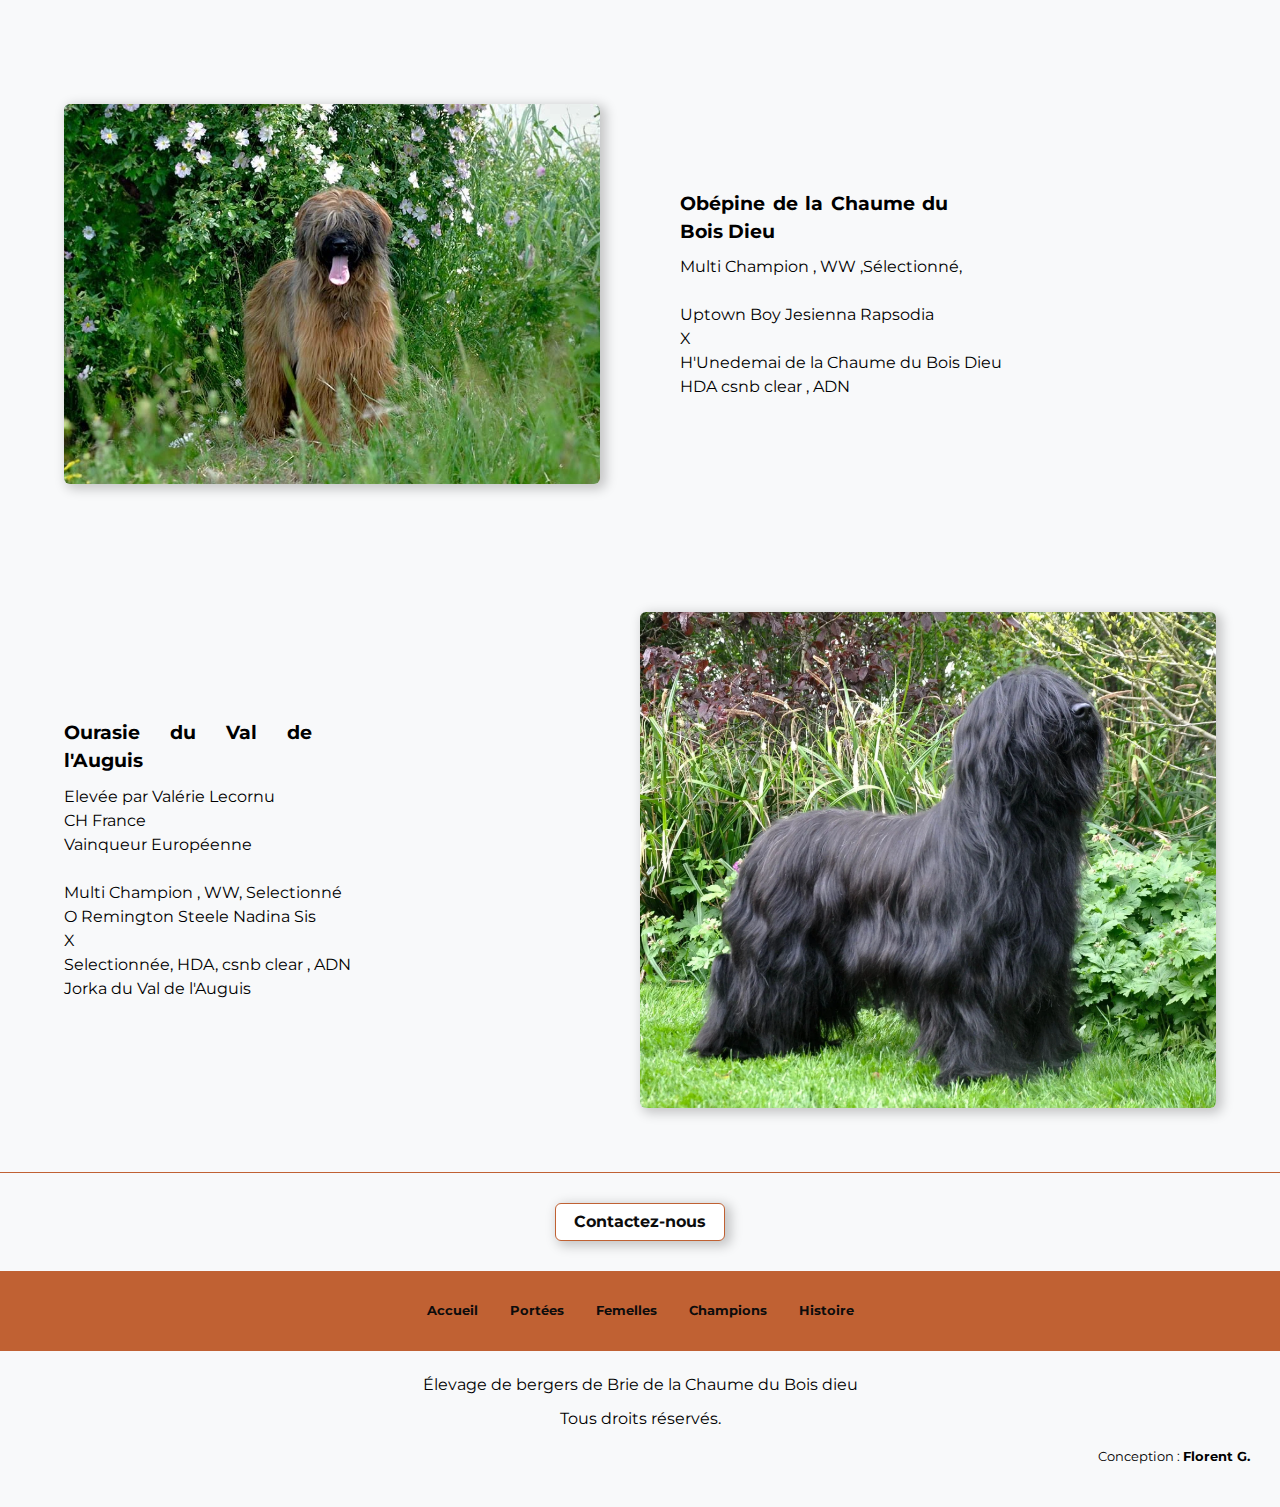
<file: nos-briards-femelles-.html>
<!DOCTYPE html>
<html lang="fr">

<head>
    <meta charset="UTF-8">
    <meta http-equiv="X-UA-Compatible" content="IE=edge">
    <meta name="viewport" content="width=device-width, initial-scale=1.0">
    <link rel="preconnect" href="https://fonts.googleapis.com">
    <link rel="preconnect" href="https://fonts.gstatic.com" crossorigin>
    <link href="https://fonts.googleapis.com/css2?family=Montserrat:wght@300;400;600&display=swap" rel="stylesheet">
    <link rel="stylesheet" href="style.css">
    <!-- Google tag (gtag.js) -->
    <script async src="https://www.googletagmanager.com/gtag/js?id=G-JHYJMLBLNN"></script>
    <script>
        window.dataLayer = window.dataLayer || [];
        function gtag() { dataLayer.push(arguments); }
        gtag('js', new Date());

        gtag('config', 'G-JHYJMLBLNN');
    </script>
    <title>Élevage des Briards de la Chaume du Bois dieu | Nos femelles</title>
    <meta name="description"
        content="Éleveurs passionnés de Briards depuis 40 ans, découvrez nos magnifiques femelles au sein l'élevage des Bergers de Brie de la Chaume du Bois Dieu.">
</head>

<body>
    <nav id="main">
        <div>
            <span id="hamburger"><img width="34" src="assets/img/icon-elevage-briard-berger-de-brie-2.svg"
                    alt="bouton menu du site des briards de la chaume du bois dieu"></span>
            <div class="homebtn">
                <a href="index.html"><img width="160" src="assets/img/logo-elevage-briard-berger-de-brie-3.svg"
                        alt="Logo du site des briards de la chaume du bois dieu"></a>
            </div>
        </div>
        <div class="navlinks nav_items nav_items--hidden">
            <a href="index.html#pregnancy">Nos portées</a>
            <a href="nos-briards-femelles.html">Nos femelles</a>
            <a href="nos-briards-champions.html">Nos champions</a>
            <a href="index.html#history">Notre histoire</a>
        </div>
        <div class="navcontact nav_items nav_items--hidden">
            <a href="mailto:chaumeduboisdieu@gmail.com">Contactez-nous</a>
        </div>
    </nav>
    <div class="bannercontainer">
        <h1>Nos femelles</h1>
    </div>
    <div class="container">
        <div>
            <p class="page-intro">Notre passion pour les briards rayonne au-delà des simples mots. Ces briardes
                représentent le coeur battant de notre élevage.</p>
        </div>
    </div>
    <div class="cardcontainer">
        <h2 class="page-title container">Nos briardes</h2>
        <div style="background-color: #F8F9FA; color: black;" class="card">
            <div class="cardtext">
                <h3>Marengo'te de la Chaume du Bois Dieu</h3>
                <p>CH France , sélectionnée</p><br>
                <p>Champion de France , Suisse , sélectionné , Ring 2<br>
                    Hippy de la Chaume du Bois Dieu<br>
                    X<br>
                    Championne de France , Pistage 2<br>
                    Gélinotte de la Chaume du Bois Dieu</p>
            </div>
            <img id="myImg2" class="img--style" src="assets/img/elevage-briard-chaume-du-bois-dieu-femelle.jpg"
                alt="Mareng'ote, briarde de la Chaume du Bois Dieu s'amuse dans le champ derrière la maison.">
        </div>
        <div class="card">
            <div class="div--jag">
                <img id="myImg3" class="img--style" style="object-fit: contain;"
                    src="assets/img/obepine-briard-chaume-du-bois-dieu-berger-de-brie.webp"
                    alt="Cannibal Jag de la Chaume du Bois Dieu dans les champs autour de la maison.">

            </div>
            <div class="cardtext">
                <h3>Obépine de la Chaume du Bois Dieu</h3>
                <p>Multi Champion , WW ,Sélectionné,<br><br>
                    Uptown Boy Jesienna Rapsodia<br>
                    X<br>
                    H'Unedemai de la Chaume du Bois Dieu<br>
                    HDA csnb clear , ADN</p>
            </div>
        </div>
        <div style="background-color: #F8F9FA; color: black;" class="card">
            <div class="cardtext">
                <h3>Ourasie du Val de l'Auguis</h3>
                <p>Elevée par Valérie Lecornu
                    <br>CH France<br>
                    Vainqueur Européenne
                </p><br>
                <p>Multi Champion , WW, Selectionné<br>
                    O Remington Steele Nadina Sis<br>
                    X<br>
                    Selectionnée, HDA, csnb clear , ADN <br>
                    Jorka du Val de l'Auguis</p>
            </div>
            <img id="myImg2" class="img--style"
                src="assets/img/ourasie-briarde-berger-de-brie-briard-eleavage-chiot-min-min.webp"
                alt="Mareng'ote, briarde de la Chaume du Bois Dieu s'amuse dans le champ derrière la maison.">
        </div>
    </div>
    <!--<div>
        <div id="champions-link"><a href="nos-briards-champions.html">Voir nos champions</a></div>
        
        <div id="history-link"><a href="index.html#history">Notre histoire</a></div>
    </div>-->
    <footer>
        <div class="container">
            <div class="footer-btn">
                <a href="mailto:chaumeduboisdieu@gmail.com">Contactez-nous</a>
            </div>
        </div>
        <div class="footer-link">
            <a href="index.html">Accueil</a>
            <a href="index.html#pregnancy">Portées</a>
            <a href="nos-briards-femelles.html">Femelles</a>
            <a href="nos-briards-champions.html">Champions</a>
            <a href="index.html#history">Histoire</a>
        </div>
        <div class="rights">
            <p>Élevage de bergers de Brie de la Chaume du Bois dieu</p>
            <p>Tous droits réservés.</p>
        </div>
        <p id="florentg">Conception : <a href="https://florentg.com/"
                title="Création de sites vitrine et Consultant SEO et Ecommerce">Florent G.</a></p>
    </footer>
    <script src="assets/javascript/hamburger.js"></script>
</body>
</file>
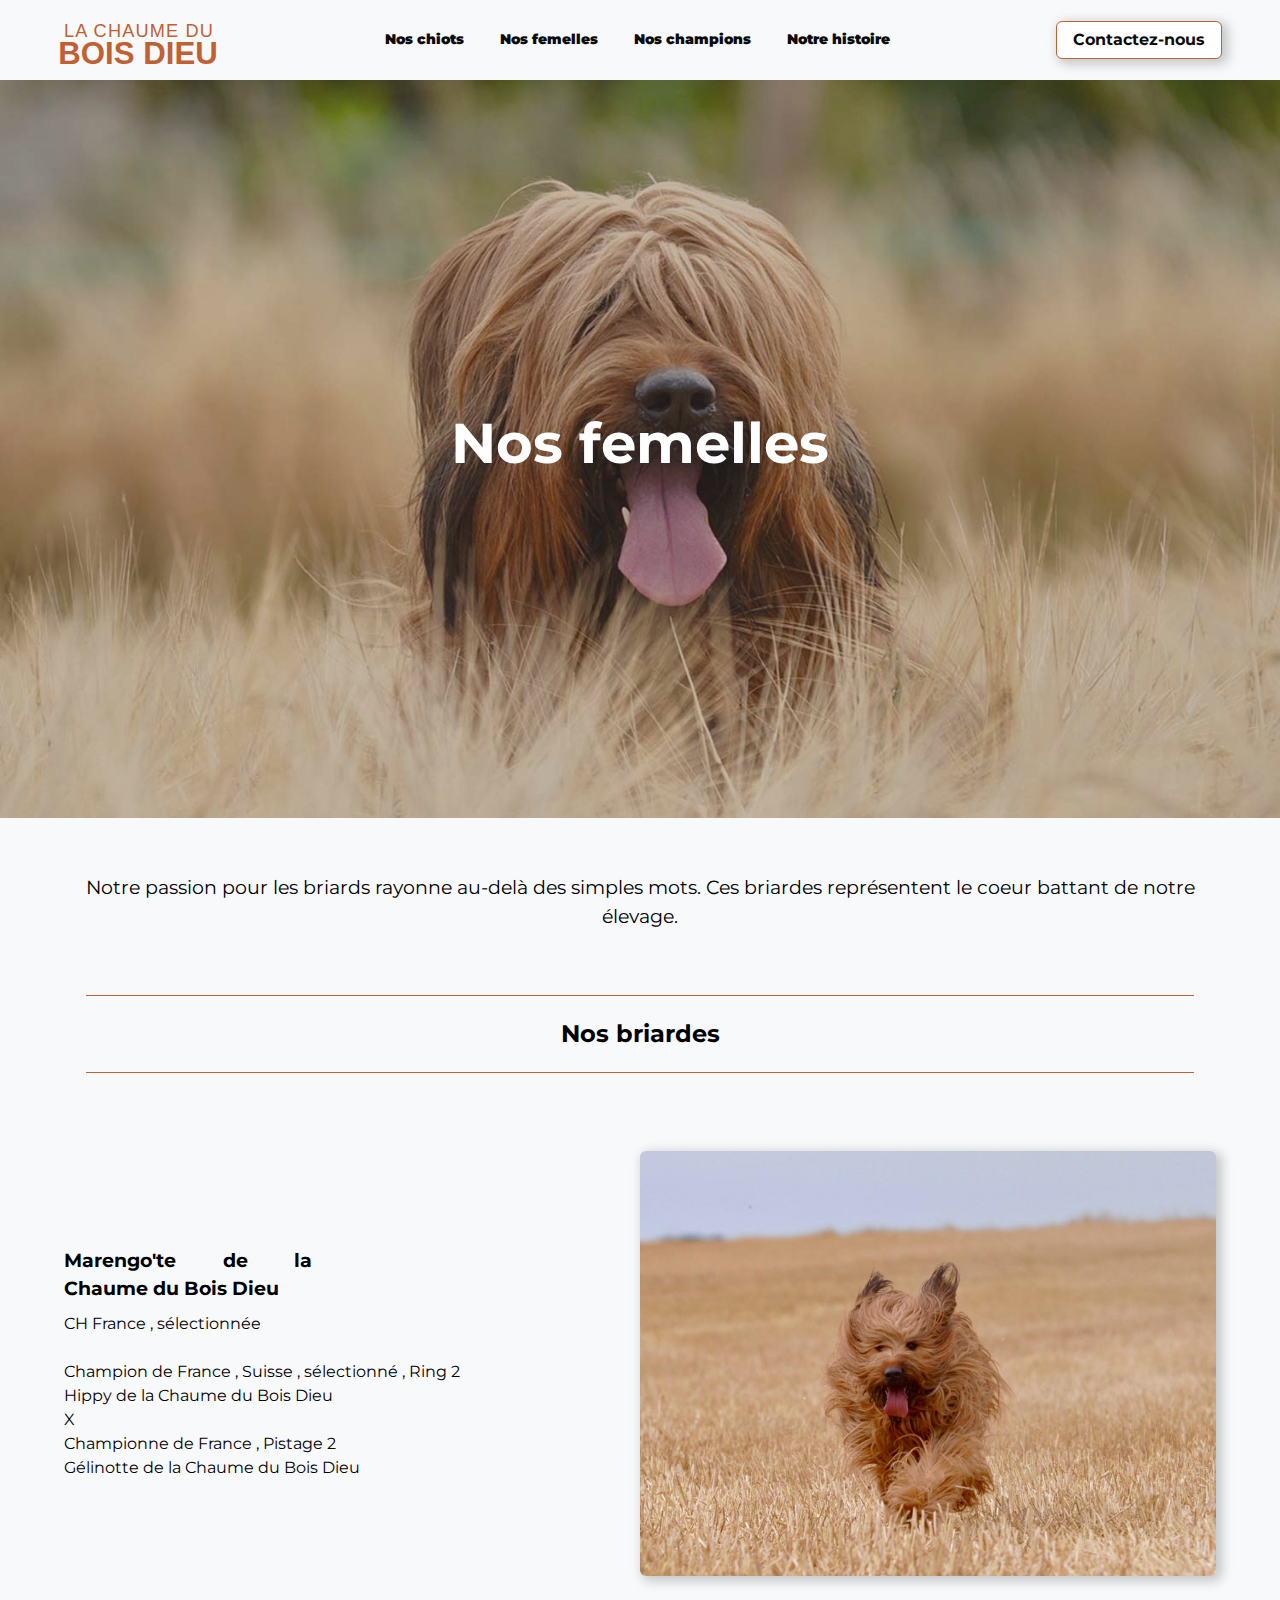
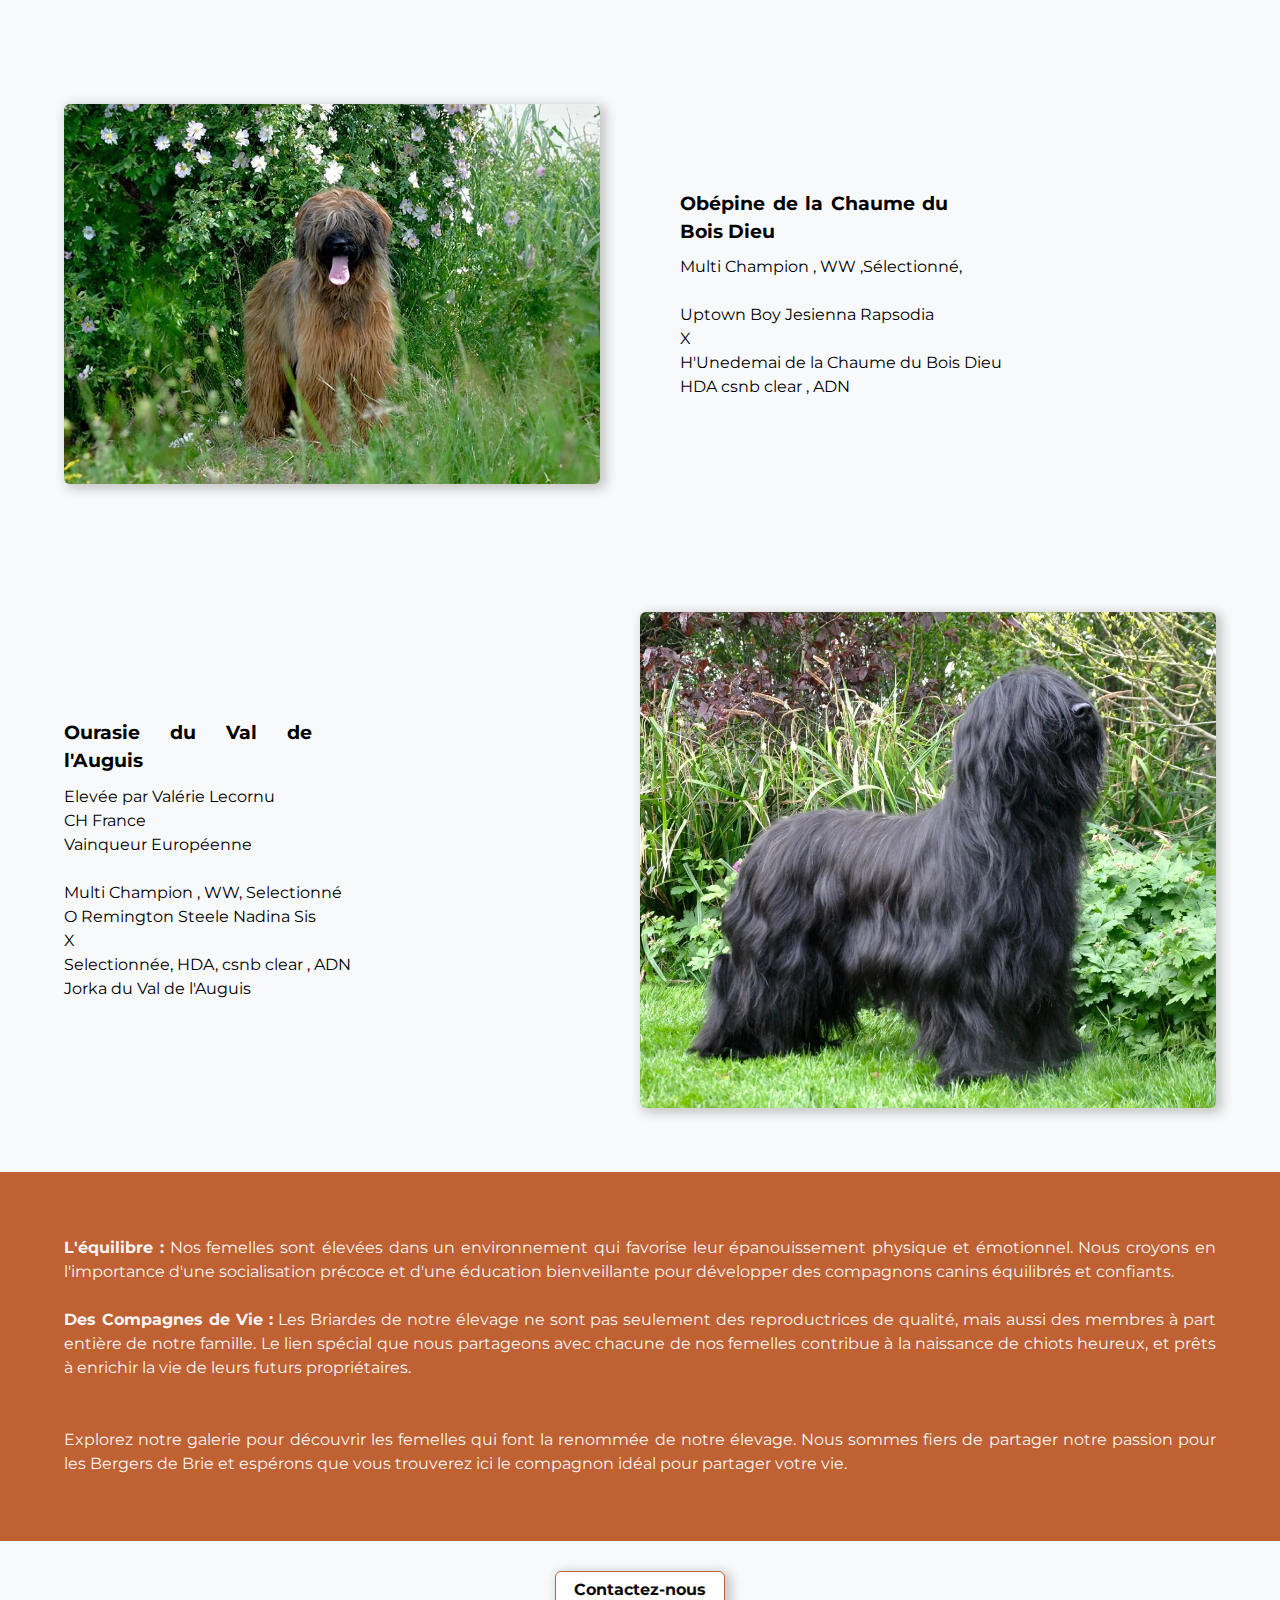
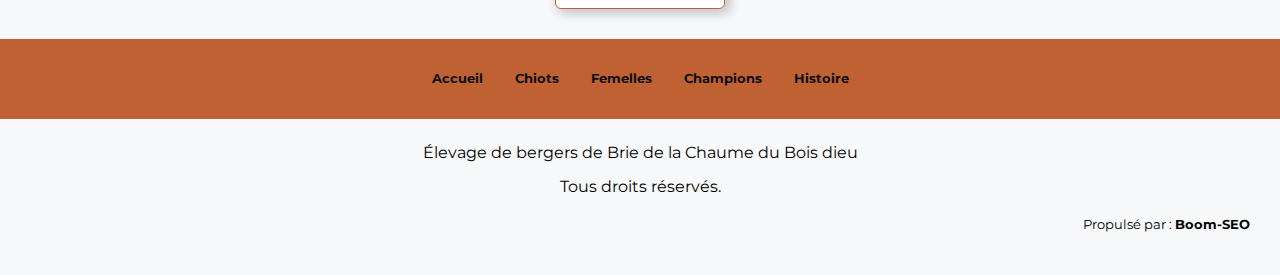
<file: nos-briards-femelles.html>
<!DOCTYPE html>
<html lang="fr">

<head>
    <meta charset="UTF-8">
    <meta http-equiv="X-UA-Compatible" content="IE=edge">
    <meta name="viewport" content="width=device-width, initial-scale=1.0">
    <meta name="robots" content="index, follow">
    <link rel="preconnect" href="https://fonts.googleapis.com">
    <link rel="preconnect" href="https://fonts.gstatic.com" crossorigin>
    <link href="https://fonts.googleapis.com/css2?family=Montserrat:wght@300;400;600&display=swap" rel="stylesheet">
    <link rel="stylesheet" href="style.css">

    <!-- Google tag (gtag.js) -->
    <script async src="https://www.googletagmanager.com/gtag/js?id=G-JHYJMLBLNN"></script>
    <script>
        window.dataLayer = window.dataLayer || [];
        function gtag() { dataLayer.push(arguments); }
        gtag('js', new Date());

        gtag('config', 'G-JHYJMLBLNN');
    </script>

    <title>Nos femelles | Briards de la Chaume du Bois dieu</title>
    <meta name="description"
        content="Explorez l'essence forte de nos femelles briardes à La Chaume du Bois Dieu. Bergères de Brie, élégance authentique au cœur de notre élevage passionné.">
    <meta property="og:image"
        content="https://bergerdebrie.fr/assets/img/elevage-briard-chaume-du-bois-dieu-femelle.jpg" />
    <link rel="apple-touch-icon" sizes="57x57" href="./assets/favicon/apple-icon-57x57.png">
    <link rel="apple-touch-icon" sizes="60x60" href="./assets/favicon/apple-icon-60x60.png">
    <link rel="apple-touch-icon" sizes="72x72" href="./assets/favicon/apple-icon-72x72.png">
    <link rel="apple-touch-icon" sizes="76x76" href="./assets/favicon/apple-icon-76x76.png">
    <link rel="apple-touch-icon" sizes="114x114" href="./assets/favicon/apple-icon-114x114.png">
    <link rel="apple-touch-icon" sizes="120x120" href="./assets/favicon/apple-icon-120x120.png">
    <link rel="apple-touch-icon" sizes="144x144" href="./assets/favicon/apple-icon-144x144.png">
    <link rel="apple-touch-icon" sizes="152x152" href="./assets/favicon/apple-icon-152x152.png">
    <link rel="apple-touch-icon" sizes="180x180" href="./assets/favicon/apple-icon-180x180.png">
    <link rel="icon" type="image/png" sizes="192x192" href="./assets/favicon/android-icon-192x192.png">
    <link rel="icon" type="image/png" sizes="32x32" href="./assets/favicon/favicon-32x32.png">
    <link rel="icon" type="image/png" sizes="96x96" href="./assets/favicon/favicon-96x96.png">
    <link rel="icon" type="image/png" sizes="16x16" href="./assets/favicon/favicon-16x16.png">
    <!-- Google Tag Manager -->
    <script>(function (w, d, s, l, i) {
            w[l] = w[l] || []; w[l].push({
                'gtm.start':
                    new Date().getTime(), event: 'gtm.js'
            }); var f = d.getElementsByTagName(s)[0],
                j = d.createElement(s), dl = l != 'dataLayer' ? '&l=' + l : ''; j.async = true; j.src =
                    'https://www.googletagmanager.com/gtm.js?id=' + i + dl; f.parentNode.insertBefore(j, f);
        })(window, document, 'script', 'dataLayer', 'GTM-KJBTMJNP');</script>
    <!-- End Google Tag Manager -->
</head>

<body>
    <nav id="main">
        <div>
            <span id="hamburger"><img width="34" src="assets/img/icon-elevage-briard-berger-de-brie-2.svg"
                    alt="bouton menu du site des briards de la chaume du bois dieu"></span>
            <div class="homebtn">
                <a href="/"><img width="160" src="assets/img/logo-elevage-briard-berger-de-brie-3.svg"
                        alt="Logo du site des briards de la chaume du bois dieu"></a>
            </div>
        </div>
        <div class="navlinks nav_items nav_items--hidden">
            <a href="/#pregnancy">Nos chiots</a>
            <a href="https://bergerdebrie.fr/nos-briards-femelles.html">Nos femelles</a>
            <a href="https://bergerdebrie.fr/nos-briards-champions.html">Nos champions</a>
            <a href="/#history">Notre histoire</a>
        </div>
        <div class="navcontact nav_items nav_items--hidden">
            <a href="mailto:chaumeduboisdieu@gmail.com" class="contactUsButton">Contactez-nous</a>
        </div>
    </nav>
    <div class="bannercontainer">
        <h1>Nos femelles</h1>
    </div>
    <div class="container">
        <div>
            <p class="page-intro">Notre passion pour les briards rayonne au-delà des simples mots. Ces briardes
                représentent le coeur battant de notre élevage.</p>
        </div>
    </div>
    <div class="cardcontainer">
        <h2 class="page-title container">Nos briardes</h2>
        <div style="background-color: #F8F9FA; color: black;" class="card">
            <div class="cardtext">
                <h3>Marengo'te de la Chaume du Bois Dieu</h3>
                <p>CH France , sélectionnée</p><br>
                <p>Champion de France , Suisse , sélectionné , Ring 2<br>
                    Hippy de la Chaume du Bois Dieu<br>
                    X<br>
                    Championne de France , Pistage 2<br>
                    Gélinotte de la Chaume du Bois Dieu</p>
            </div>
            <img id="myImg2" class="img--style" src="assets/img/elevage-briard-chaume-du-bois-dieu-femelle.jpg"
                alt="Mareng'ote, briarde de la Chaume du Bois Dieu s'amuse dans le champ derrière la maison.">
        </div>
        <div class="card">
            <div class="div--jag">
                <img id="myImg3" class="img--style" style="object-fit: contain;"
                    src="assets/img/obepine-briard-chaume-du-bois-dieu-berger-de-brie.webp"
                    alt="Cannibal Jag de la Chaume du Bois Dieu dans les champs autour de la maison.">

            </div>
            <div class="cardtext">
                <h3>Obépine de la Chaume du Bois Dieu</h3>
                <p>Multi Champion , WW ,Sélectionné,<br><br>
                    Uptown Boy Jesienna Rapsodia<br>
                    X<br>
                    H'Unedemai de la Chaume du Bois Dieu<br>
                    HDA csnb clear , ADN</p>
            </div>
        </div>
        <div style="background-color: #F8F9FA; color: black;" class="card">
            <div class="cardtext">
                <h3>Ourasie du Val de l'Auguis</h3>
                <p>Elevée par Valérie Lecornu
                    <br>CH France<br>
                    Vainqueur Européenne
                </p><br>
                <p>Multi Champion , WW, Selectionné<br>
                    O Remington Steele Nadina Sis<br>
                    X<br>
                    Selectionnée, HDA, csnb clear , ADN <br>
                    Jorka du Val de l'Auguis</p>
            </div>
            <img id="myImg2" class="img--style"
                src="assets/img/ourasie-briarde-berger-de-brie-briard-eleavage-chiot-min-min.webp"
                alt="Mareng'ote, briarde de la Chaume du Bois Dieu s'amuse dans le champ derrière la maison.">
        </div>
    </div>
    <div class="card">
        <p style="width: 100%;">
            <strong>L'équilibre :</strong> Nos femelles sont élevées dans un environnement qui favorise
            leur épanouissement
            physique et émotionnel. Nous croyons en l'importance d'une socialisation précoce et d'une éducation
            bienveillante pour développer des compagnons canins équilibrés et confiants.
            <br><br>
            <strong>Des Compagnes de Vie :</strong> Les Briardes de notre élevage ne sont pas seulement des
            reproductrices de
            qualité,
            mais aussi des membres à part entière de notre famille. Le lien spécial que nous partageons avec chacune
            de
            nos femelles contribue à la naissance de chiots heureux, et prêts à enrichir la vie de leurs futurs
            propriétaires.
            <br><br><br>
            Explorez notre galerie pour découvrir les femelles qui font la renommée de notre élevage. Nous sommes
            fiers
            de partager notre passion pour les Bergers de Brie et espérons que vous trouverez ici le
            compagnon
            idéal pour partager votre vie.
        </p>
    </div>
    <!--<div>
        <div id="champions-link"><a href="nos-briards-champions.html">Voir nos champions</a></div>
        
        <div id="history-link"><a href="/#history">Notre histoire</a></div>
    </div>-->
    <footer>
        <div class="container">
            <div class="footer-btn">
                <a href="mailto:chaumeduboisdieu@gmail.com" class="contactUsButton">Contactez-nous</a>
            </div>
        </div>
        <div class="footer-link">
            <a href="/">Accueil</a>
            <a href="/#pregnancy">Chiots</a>
            <a href="https://bergerdebrie.fr/nos-briards-femelles.html">Femelles</a>
            <a href="https://bergerdebrie.fr/nos-briards-champions.html">Champions</a>
            <a href="/#history">Histoire</a>
        </div>
        <div class="rights">
            <p>Élevage de bergers de Brie de la Chaume du Bois dieu</p>
            <p>Tous droits réservés.</p>
        </div>
        <p id="florentg">Propulsé par : <a class="florentg-cta" href="https://boom-seo.com"
            title="Consultant SEO">Boom-SEO</a></p>
    </footer>
    <script src="assets/javascript/hamburger.js"></script>

</body>
</file>
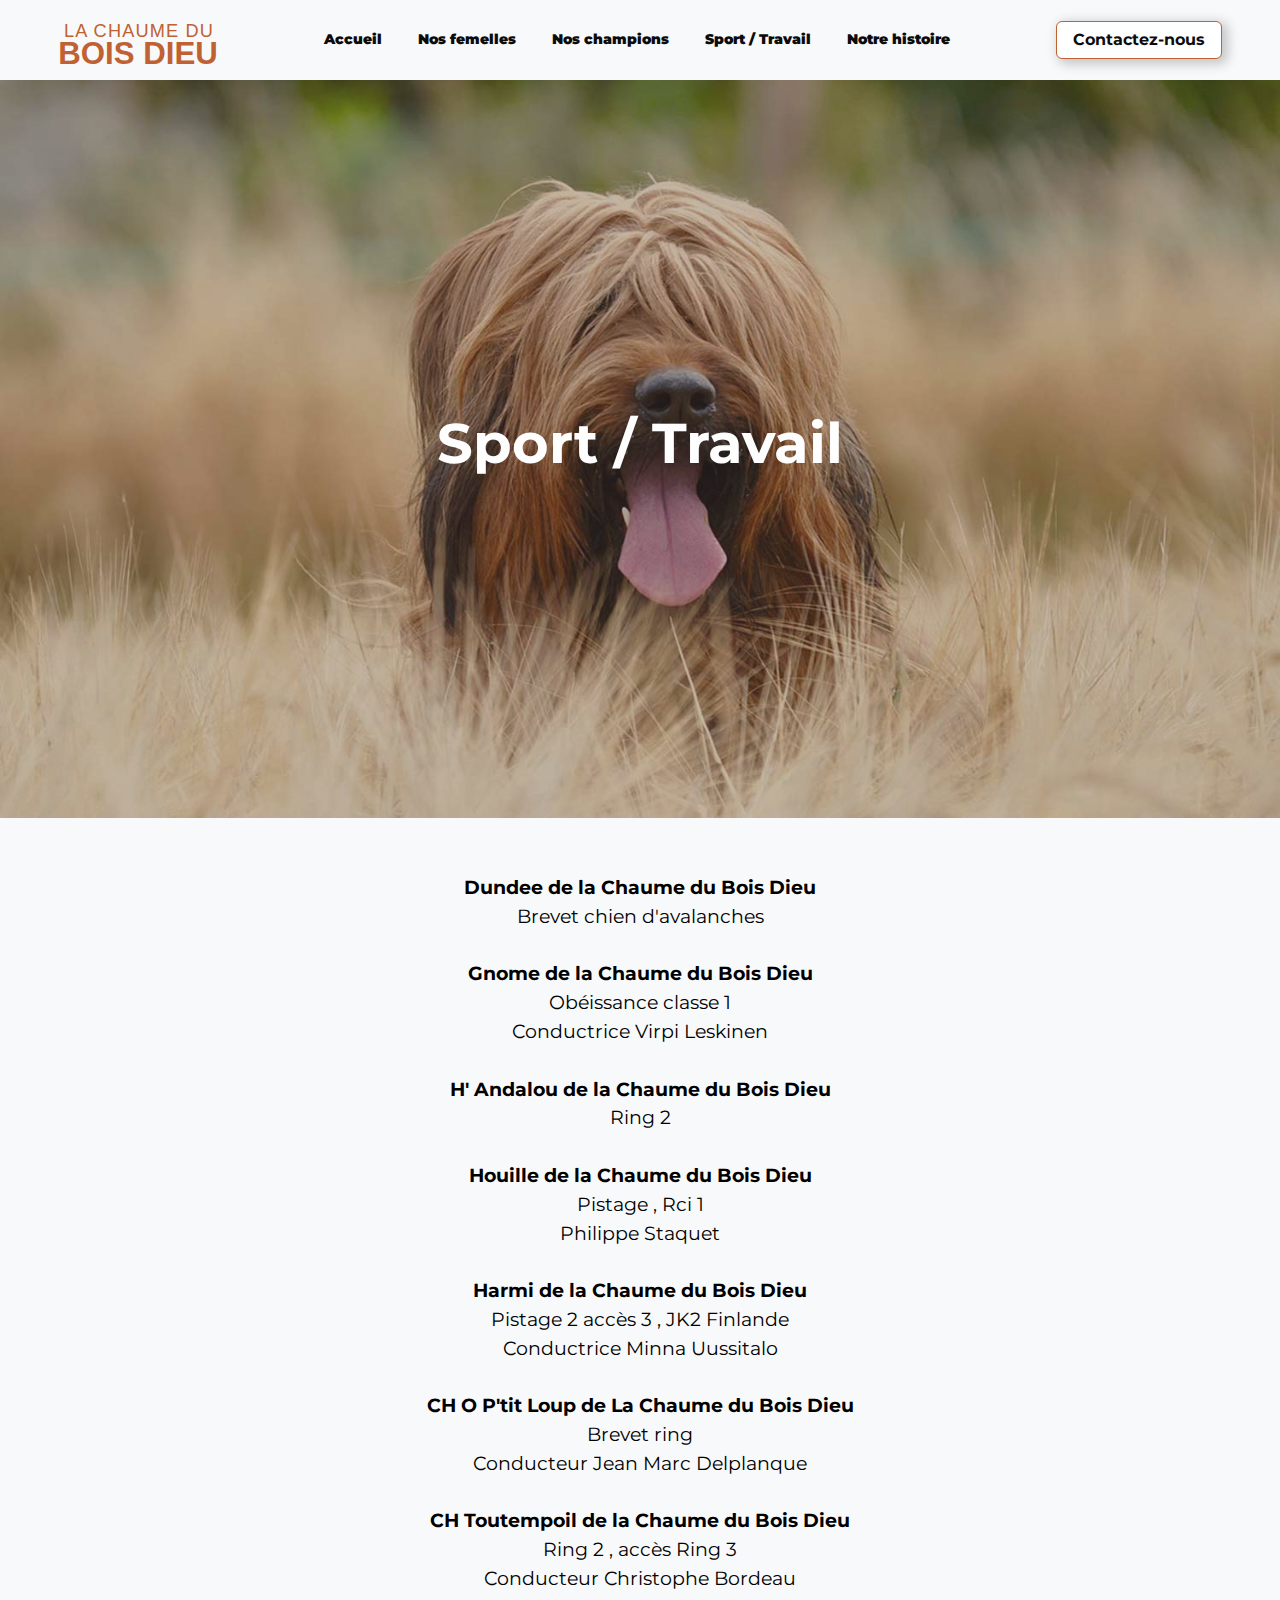
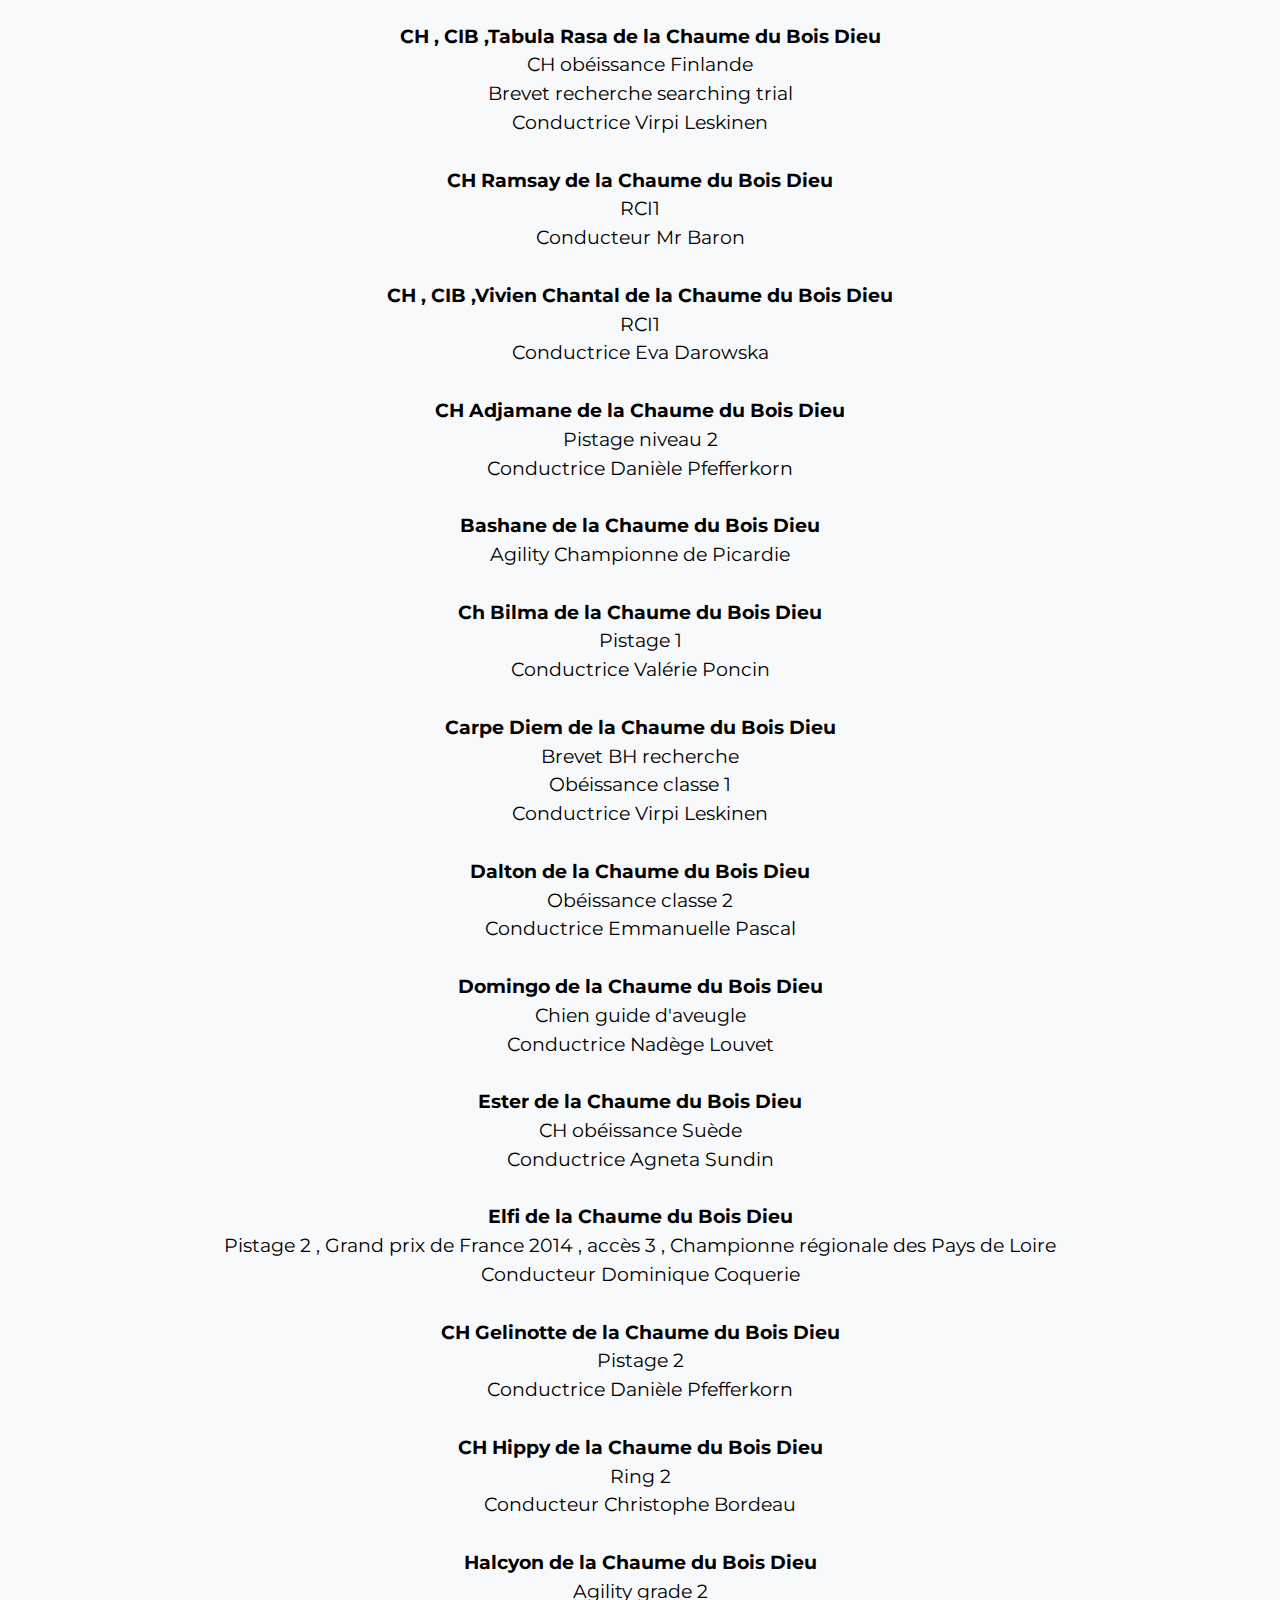
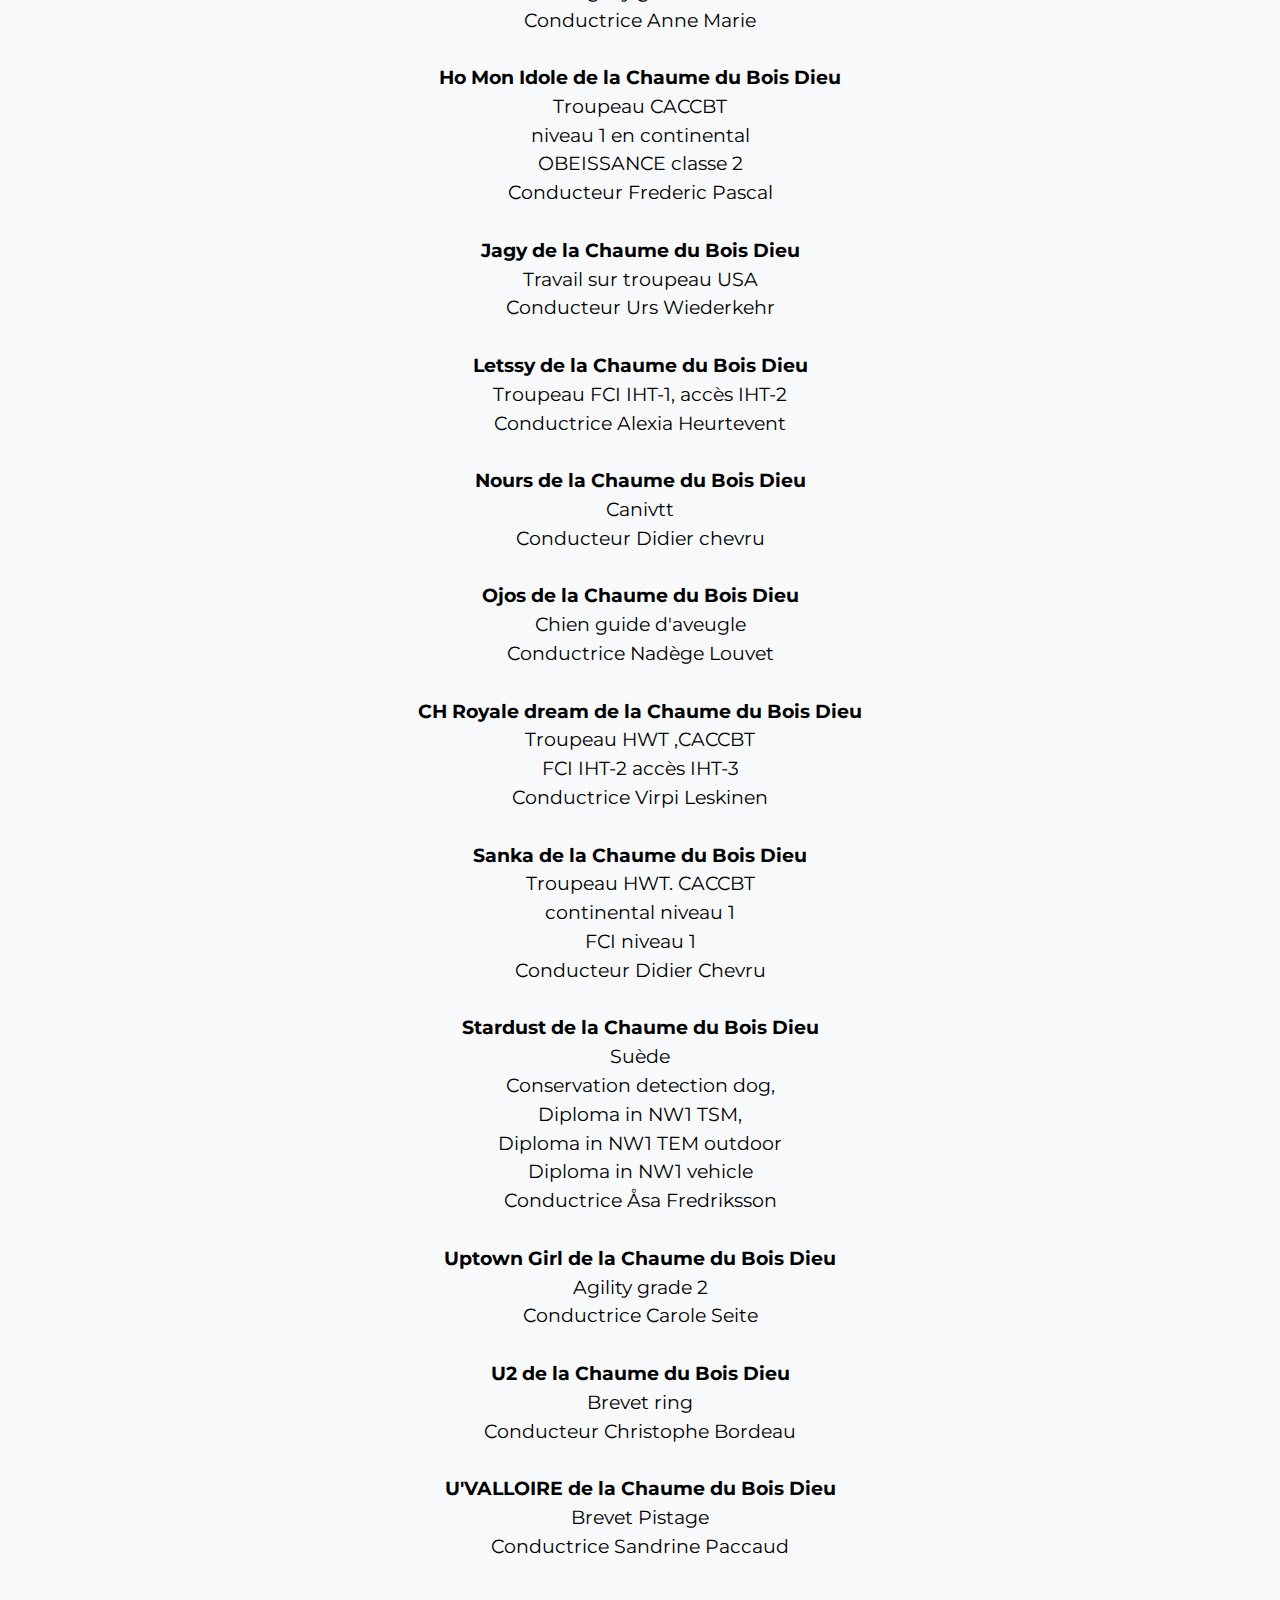
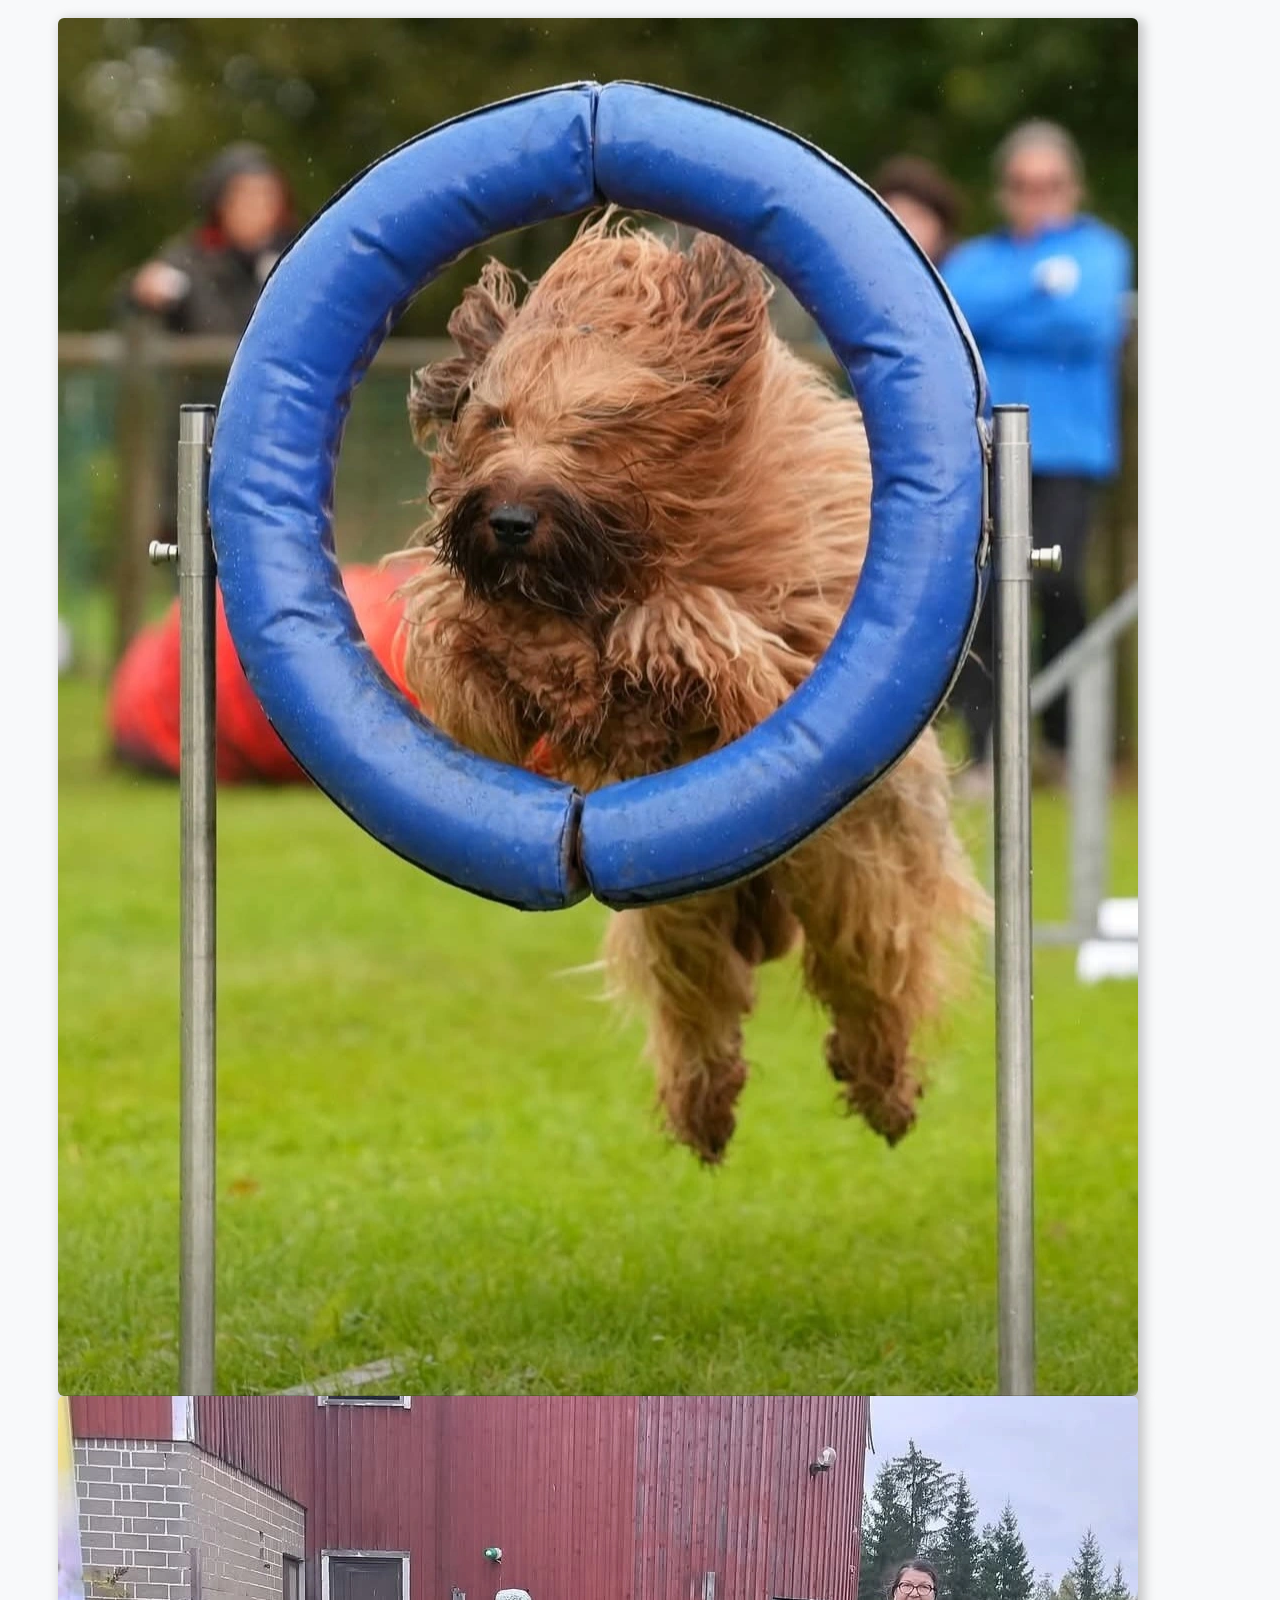
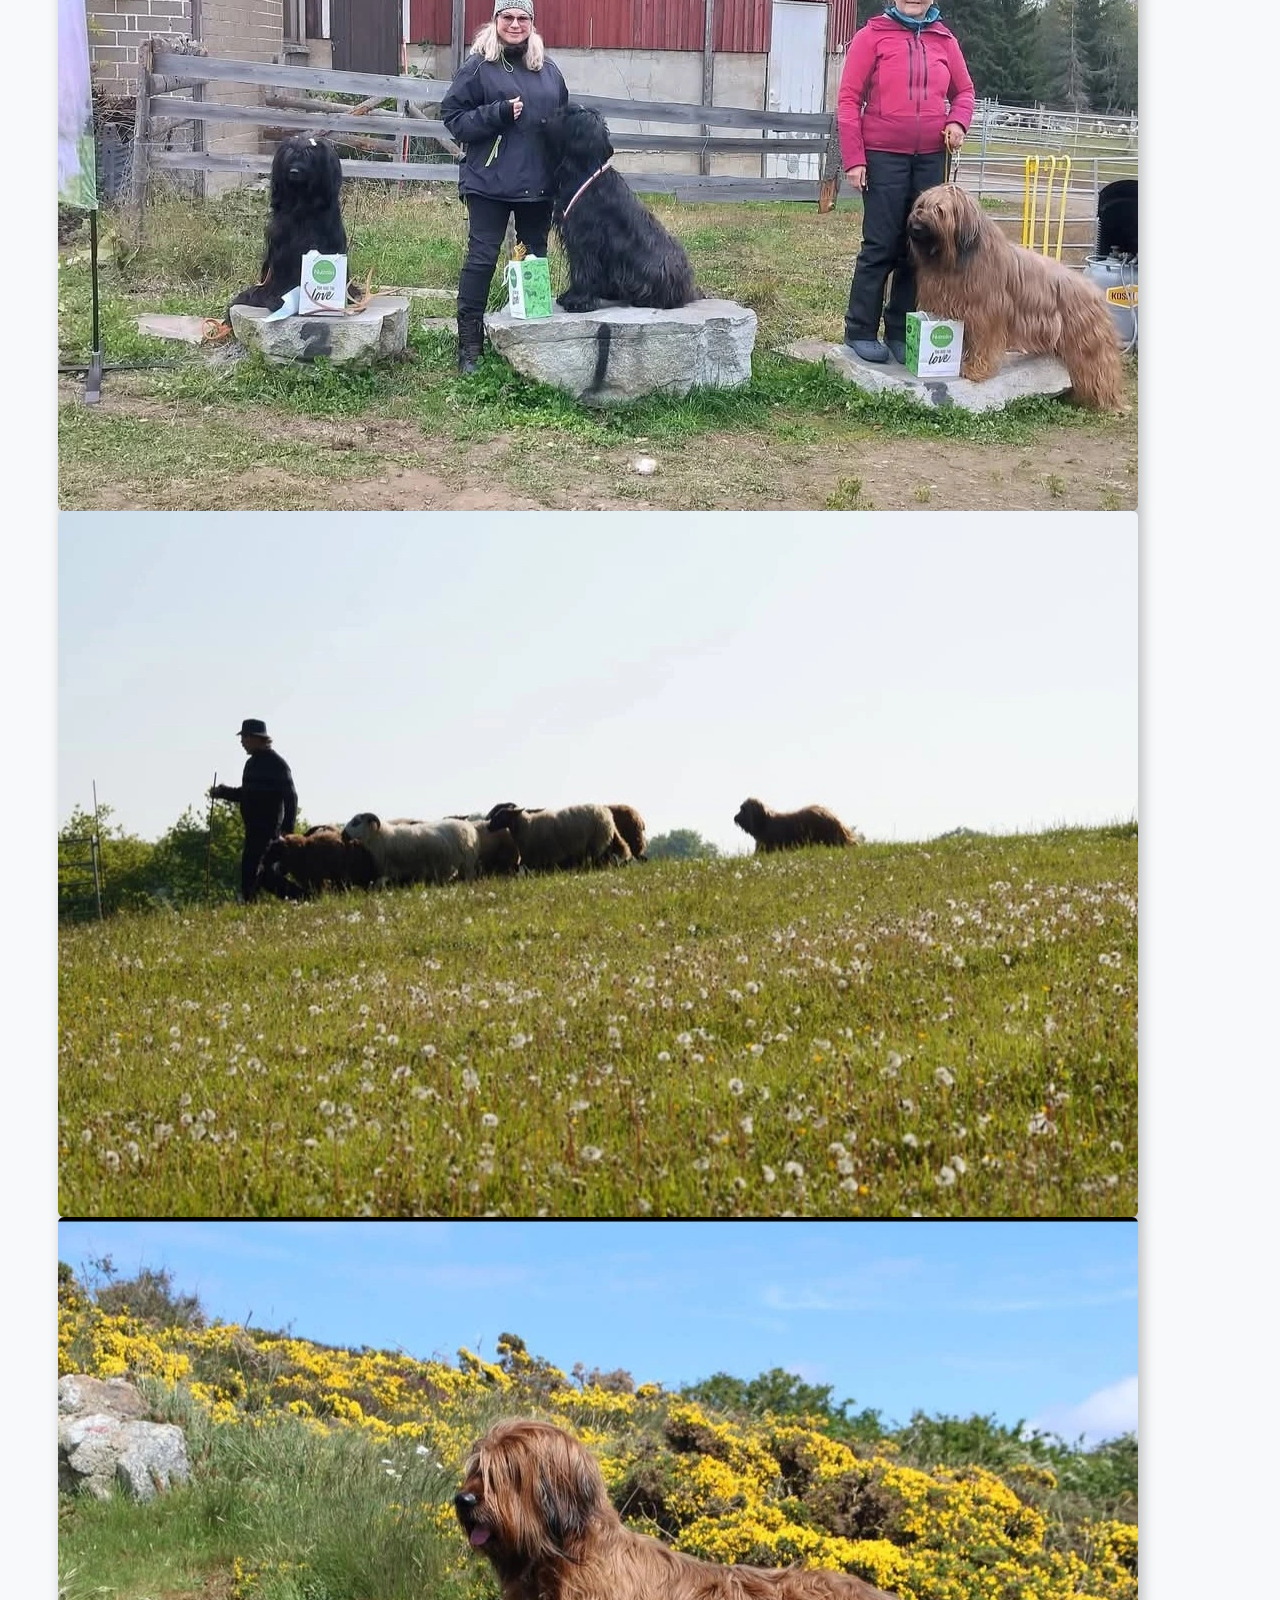
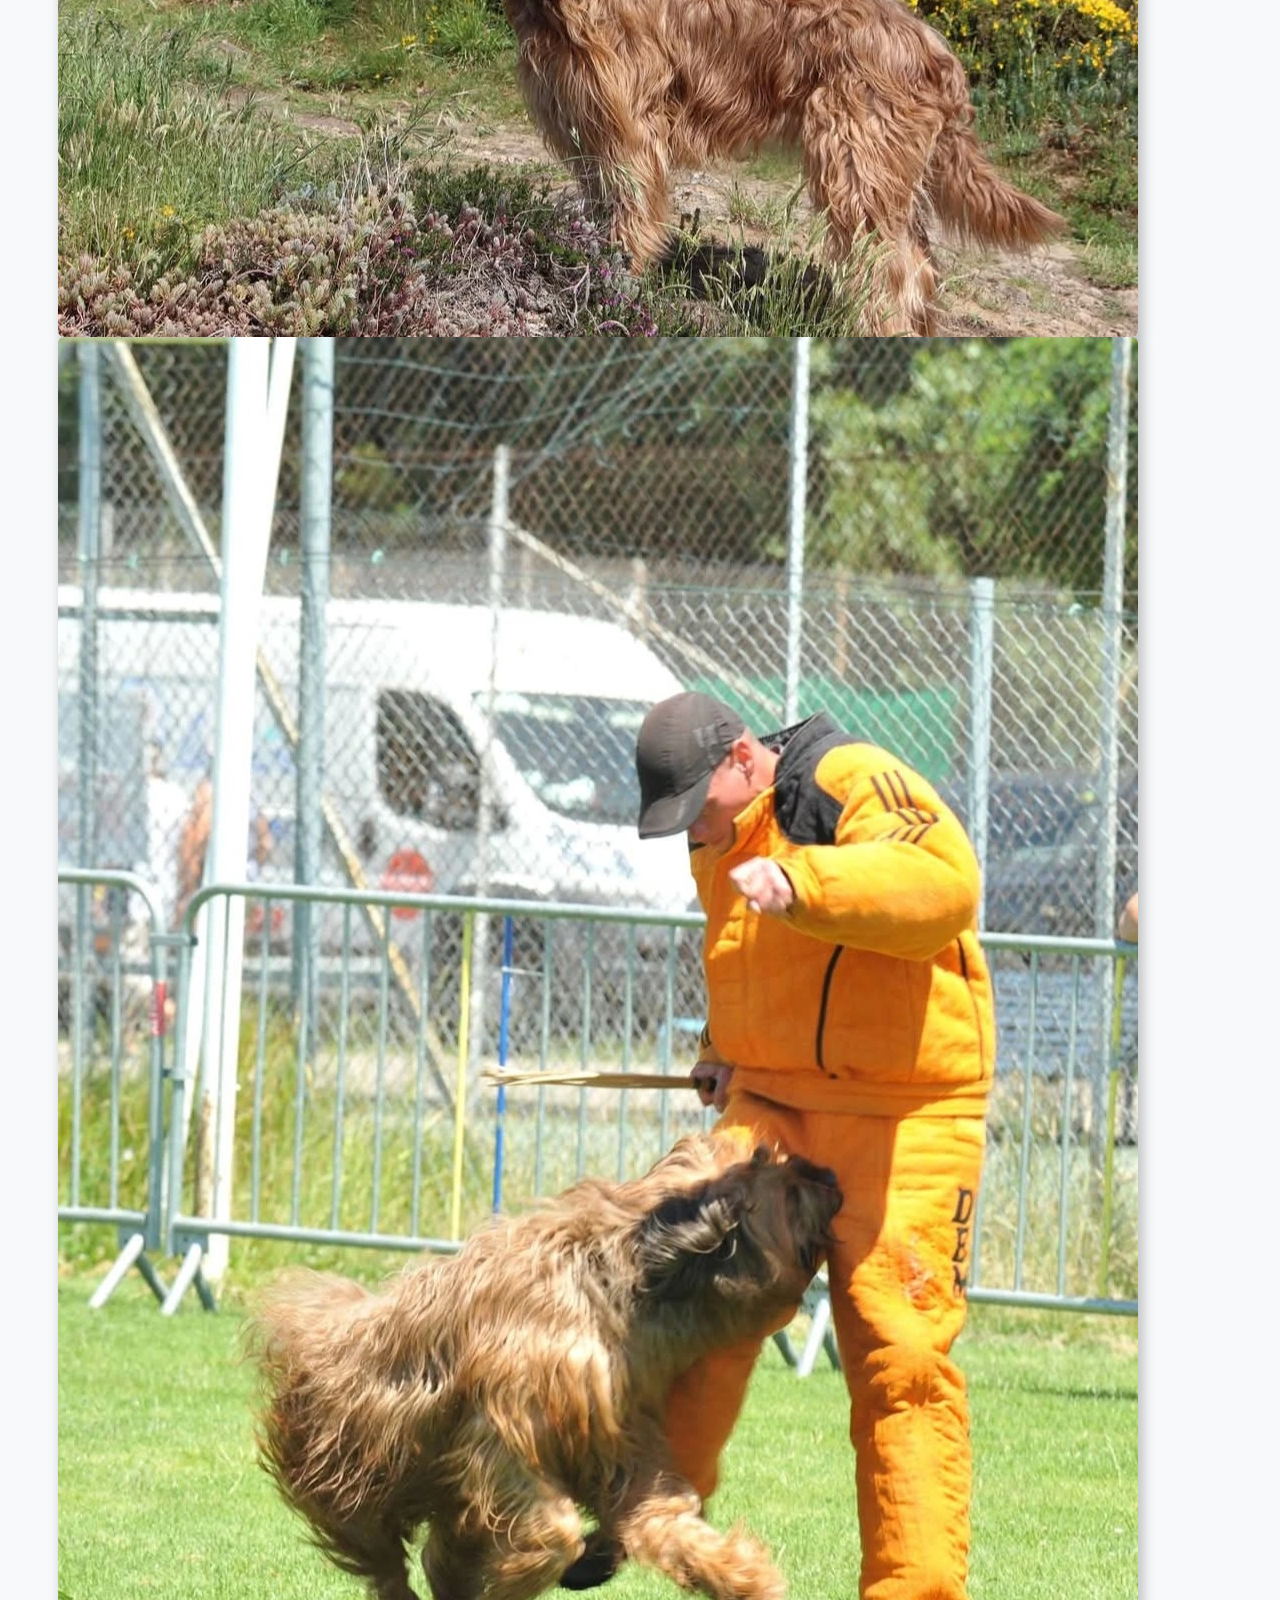
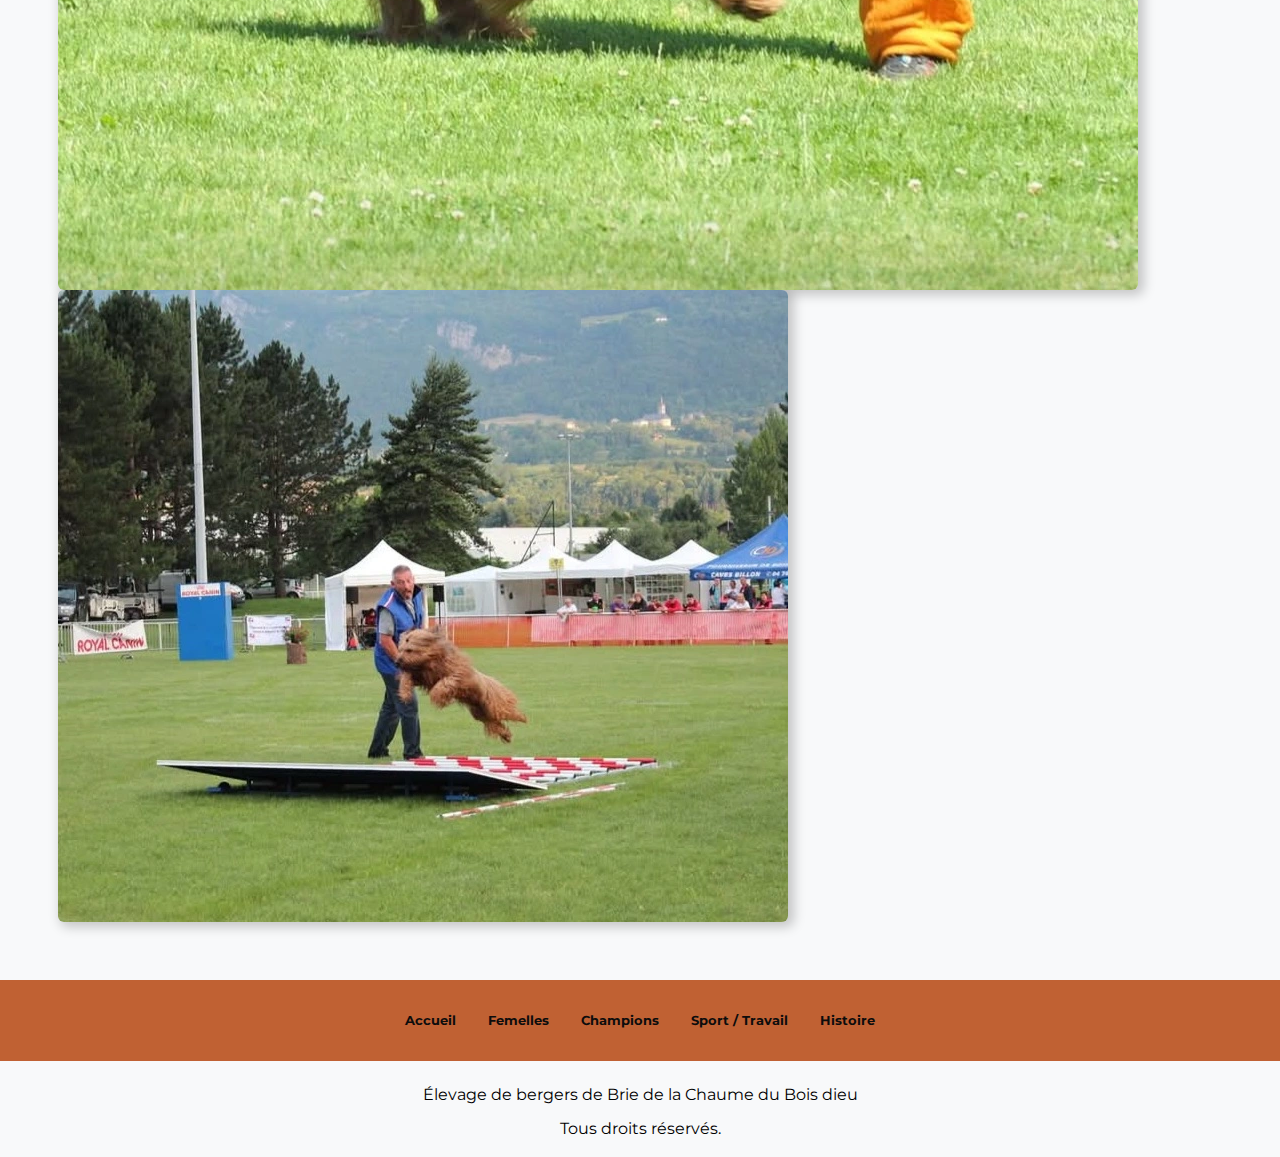
<file: nos-briards-travail.html>
<!DOCTYPE html>
<html lang="fr">

<head>
    <meta charset="UTF-8">
    <meta http-equiv="X-UA-Compatible" content="IE=edge">
    <meta name="viewport" content="width=device-width, initial-scale=1.0">
    <link rel="preconnect" href="https://fonts.googleapis.com">
    <link rel="preconnect" href="https://fonts.gstatic.com" crossorigin>
    <link href="https://fonts.googleapis.com/css2?family=Montserrat:wght@300;400;600&display=swap" rel="stylesheet">
    <link rel="stylesheet" href="style.css">

    <!-- Google tag (gtag.js) -->
    <script async src="https://www.googletagmanager.com/gtag/js?id=G-JHYJMLBLNN"></script>
    <script>
        window.dataLayer = window.dataLayer || [];
        function gtag() { dataLayer.push(arguments); }
        gtag('js', new Date());

        gtag('config', 'G-JHYJMLBLNN');
    </script>

    <title>Nos briards au travail | Briards de la Chaume du Bois dieu</title>
    <meta name="description"
        content="Rencontrez nos nouveaux chiots briards, pleins de charme et de vie. Nous espérons que vous trouvez votre compagnon idéal parmi cette joyeuse portée.">
    <link rel="apple-touch-icon" sizes="57x57" href="./assets/favicon/apple-icon-57x57.png">
    <link rel="apple-touch-icon" sizes="60x60" href="./assets/favicon/apple-icon-60x60.png">
    <link rel="apple-touch-icon" sizes="72x72" href="./assets/favicon/apple-icon-72x72.png">
    <link rel="apple-touch-icon" sizes="76x76" href="./assets/favicon/apple-icon-76x76.png">
    <link rel="apple-touch-icon" sizes="114x114" href="./assets/favicon/apple-icon-114x114.png">
    <link rel="apple-touch-icon" sizes="120x120" href="./assets/favicon/apple-icon-120x120.png">
    <link rel="apple-touch-icon" sizes="144x144" href="./assets/favicon/apple-icon-144x144.png">
    <link rel="apple-touch-icon" sizes="152x152" href="./assets/favicon/apple-icon-152x152.png">
    <link rel="apple-touch-icon" sizes="180x180" href="./assets/favicon/apple-icon-180x180.png">
    <link rel="icon" type="image/png" sizes="192x192" href="./assets/favicon/android-icon-192x192.png">
    <link rel="icon" type="image/png" sizes="32x32" href="./assets/favicon/favicon-32x32.png">
    <link rel="icon" type="image/png" sizes="96x96" href="./assets/favicon/favicon-96x96.png">
    <link rel="icon" type="image/png" sizes="16x16" href="./assets/favicon/favicon-16x16.png">
    <!-- Google Tag Manager -->
    <script>(function (w, d, s, l, i) {
            w[l] = w[l] || []; w[l].push({
                'gtm.start':
                    new Date().getTime(), event: 'gtm.js'
            }); var f = d.getElementsByTagName(s)[0],
                j = d.createElement(s), dl = l != 'dataLayer' ? '&l=' + l : ''; j.async = true; j.src =
                    'https://www.googletagmanager.com/gtm.js?id=' + i + dl; f.parentNode.insertBefore(j, f);
        })(window, document, 'script', 'dataLayer', 'GTM-KJBTMJNP');</script>
    <!-- End Google Tag Manager -->
</head>

<body>
    <nav id="main">
        <div>
            <span id="hamburger"><img width="34" src="assets/img/icon-elevage-briard-berger-de-brie-2.svg"
                    alt="bouton menu du site des briards de la chaume du bois dieu"></span>
            <div class="homebtn">
                <a href="/"><img width="160" src="assets/img/logo-elevage-briard-berger-de-brie-3.svg"
                        alt="Logo du site des briards de la chaume du bois dieu"></a>
            </div>
        </div>
        <div class="navlinks nav_items nav_items--hidden">
            <a href="https://bergerdebrie.fr/">Accueil</a>
            <a href="https://bergerdebrie.fr/nos-briards-femelles.html">Nos femelles</a>
            <a href="https://bergerdebrie.fr/nos-briards-champions.html">Nos champions</a>
            <a href="https://bergerdebrie.fr/nos-briards-travail.html">Sport / Travail</a>
            <a href="https://bergerdebrie.fr/#history">Notre histoire</a>
        </div>
        <div class="navcontact nav_items nav_items--hidden">
            <a href="mailto:chaumeduboisdieu@gmail.com" class="contactUsButton">Contactez-nous</a>
        </div>
    </nav>
    <div class="bannercontainer">
        <h1>Sport / Travail</h1>
    </div>
    <div class="container">
        <div>
            <p class="page-intro">
                <strong>Dundee de la Chaume du Bois Dieu</strong><br>
                Brevet chien d'avalanches
                <br><br>
                <strong>Gnome de la Chaume du Bois Dieu</strong><br>
                Obéissance classe 1<br>
                Conductrice Virpi Leskinen
                <br><br>
                <strong>H' Andalou de la Chaume du Bois Dieu</strong><br>
                Ring 2
                <br><br>

                <strong>Houille de la Chaume du Bois Dieu</strong><br>
                Pistage , Rci 1<br>
                Philippe Staquet
                <br><br>
                <strong>Harmi de la Chaume du Bois Dieu</strong><br>
                Pistage 2 accès 3 , JK2 Finlande<br>
                Conductrice Minna Uussitalo
                <br><br>

                <strong>CH O P'tit Loup de La Chaume du Bois Dieu</strong><br>
                Brevet ring<br>
                Conducteur Jean Marc Delplanque
                <br><br>
                <strong>CH Toutempoil de la Chaume du Bois Dieu</strong><br>
                Ring 2 , accès Ring 3<br>
                Conducteur Christophe Bordeau
                <br><br>
                <strong>CH , CIB ,Tabula Rasa de la Chaume du Bois Dieu</strong><br>
                CH obéissance Finlande<br>
                Brevet recherche searching trial<br>
                Conductrice Virpi Leskinen
                <br><br>
                <strong>CH Ramsay de la Chaume du Bois Dieu</strong><br>
                RCI1<br>
                Conducteur Mr Baron
                <br><br>

                <strong>CH , CIB ,Vivien Chantal de la Chaume du Bois Dieu</strong><br>
                RCI1<br>
                Conductrice Eva Darowska
                <br><br>
                <strong>CH Adjamane de la Chaume du Bois Dieu</strong><br>
                Pistage niveau 2<br>
                Conductrice Danièle Pfefferkorn
                <br><br>
                <strong>Bashane de la Chaume du Bois Dieu</strong><br>
                Agility Championne de Picardie
                <br><br>
                <strong>Ch Bilma de la Chaume du Bois Dieu </strong><br>
                Pistage 1<br>
                Conductrice Valérie Poncin
                <br><br>
                <strong>Carpe Diem de la Chaume du Bois Dieu</strong><br>
                Brevet BH recherche<br>
                Obéissance classe 1<br>
                Conductrice Virpi Leskinen
                <br><br>

                <strong>Dalton de la Chaume du Bois Dieu</strong><br>
                Obéissance classe 2<br>
                Conductrice Emmanuelle Pascal
                <br><br>
                <strong>Domingo de la Chaume du Bois Dieu</strong><br>
                Chien guide d'aveugle<br>
                Conductrice Nadège Louvet
                <br><br>
                <strong>Ester de la Chaume du Bois Dieu</strong><br>
                CH obéissance Suède<br>
                Conductrice Agneta Sundin
                <br><br>
                <strong>Elfi de la Chaume du Bois Dieu</strong><br>
                Pistage 2 , Grand prix de France 2014 , accès 3 , Championne régionale des Pays de Loire<br>
                Conducteur Dominique Coquerie
                <br><br>
                <strong>CH Gelinotte de la Chaume du Bois Dieu</strong><br>
                Pistage 2<br>
                Conductrice Danièle Pfefferkorn
                <br><br>
                <strong>CH Hippy de la Chaume du Bois Dieu</strong><br>
                Ring 2<br>
                Conducteur Christophe Bordeau
                <br><br>
                <strong>Halcyon de la Chaume du Bois Dieu</strong><br>
                Agility grade 2<br>
                Conductrice Anne Marie
                <br><br>
                <strong>Ho Mon Idole de la Chaume du Bois Dieu</strong><br>
                Troupeau CACCBT<br>
                niveau 1 en continental<br>
                OBEISSANCE classe 2<br>
                Conducteur Frederic Pascal
                <br><br>
                <strong>Jagy de la Chaume du Bois Dieu</strong><br>
                Travail sur troupeau USA<br>
                Conducteur Urs Wiederkehr
                <br><br>

                <strong>Letssy de la Chaume du Bois Dieu</strong><br>
                Troupeau FCI IHT-1, accès IHT-2<br>
                Conductrice Alexia Heurtevent
                <br><br>
                <strong>Nours de la Chaume du Bois Dieu</strong><br>
                Canivtt<br>
                Conducteur Didier chevru
                <br><br>
                <strong>Ojos de la Chaume du Bois Dieu</strong><br>
                Chien guide d'aveugle<br>
                Conductrice Nadège Louvet
                <br><br>

                <strong>CH Royale dream de la Chaume du Bois Dieu</strong><br>
                Troupeau HWT ,CACCBT<br>
                FCI IHT-2 accès IHT-3<br>
                Conductrice Virpi Leskinen
                <br><br>

                <strong>Sanka de la Chaume du Bois Dieu</strong><br>
                Troupeau HWT. CACCBT<br>
                continental niveau 1<br>
                FCI niveau 1<br>
                Conducteur Didier Chevru
                <br><br>

                <strong>Stardust de la Chaume du Bois Dieu</strong><br>
                Suède<br>
                Conservation detection dog,<br>
                Diploma in NW1 TSM,<br>
                Diploma in NW1 TEM outdoor<br>
                Diploma in NW1 vehicle<br>
                Conductrice Åsa Fredriksson
                <br><br>

                <strong>Uptown Girl de la Chaume du Bois Dieu</strong><br>
                Agility grade 2<br>
                Conductrice Carole Seite
                <br><br>
                <strong>U2 de la Chaume du Bois Dieu</strong><br>
                Brevet ring<br>
                Conducteur Christophe Bordeau
                <br><br>

                <strong>U'VALLOIRE de la Chaume du Bois Dieu</strong><br>
                Brevet Pistage<br>
                Conductrice Sandrine Paccaud
            </p><br><br>
        </div>
    </div>
    <div class="container">
        <div class="travailimg">
            <img id="travailImg4" class="img--style" src="assets/img/briard-berger-de-brie-elevage-hommage-6.webp"
                alt="briard qui prend la pose devant la maison">
            <img id="myImg5" class="img--style" src="assets/img/briard-berger-de-brie-elevage-hommage-5.webp"
                alt="chiots briard qui boivent de l'eau">
            <img id="myImg6" class="img--style" src="assets/img/briard-berger-de-brie-elevage-hommage-4.webp"
                alt="briard noir qui joue dans la neige">
            <img id="myImg7" class="img--style" src="assets/img/briard-berger-de-brie-elevage-hommage-3.webp"
                alt="chiots briard qui jouent dans le jardin">
            <img id="myImg8" class="img--style" src="assets/img/briard-berger-de-brie-elevage-hommage-2.webp"
                alt="chiots briard qui s'amusent">
            <img id="myImg9" class="img--style" src="assets/img/briard-berger-de-brie-elevage-hommage-1.webp"
                alt="briard ou berger de brie qui crous dans un champ">
            <!--<img id="myImg10" class="img--style" src="assets/img/briard-berger-de-brie-elevage-hommage.webp"
                alt="briard ou berger de brie qui crous dans un champ">-->
        </div>
    </div>
    <br><br>

    <footer>

        <div class="footer-link">
            <a href="https://bergerdebrie.fr/">Accueil</a>
            <a href="https://bergerdebrie.fr/nos-briards-femelles.html">Femelles</a>
            <a href="https://bergerdebrie.fr/nos-briards-champions.html">Champions</a>
            <a href="https://bergerdebrie.fr/nos-briards-travail.html">Sport / Travail</a>
            <a href="https://bergerdebrie.fr/#history">Histoire</a>
        </div>
        <div class="rights">
            <p>Élevage de bergers de Brie de la Chaume du Bois dieu</p>
            <p>Tous droits réservés.</p>
        </div>
    </footer>
    <script src="assets/javascript/hamburger.js"></script>

</body>
</file>
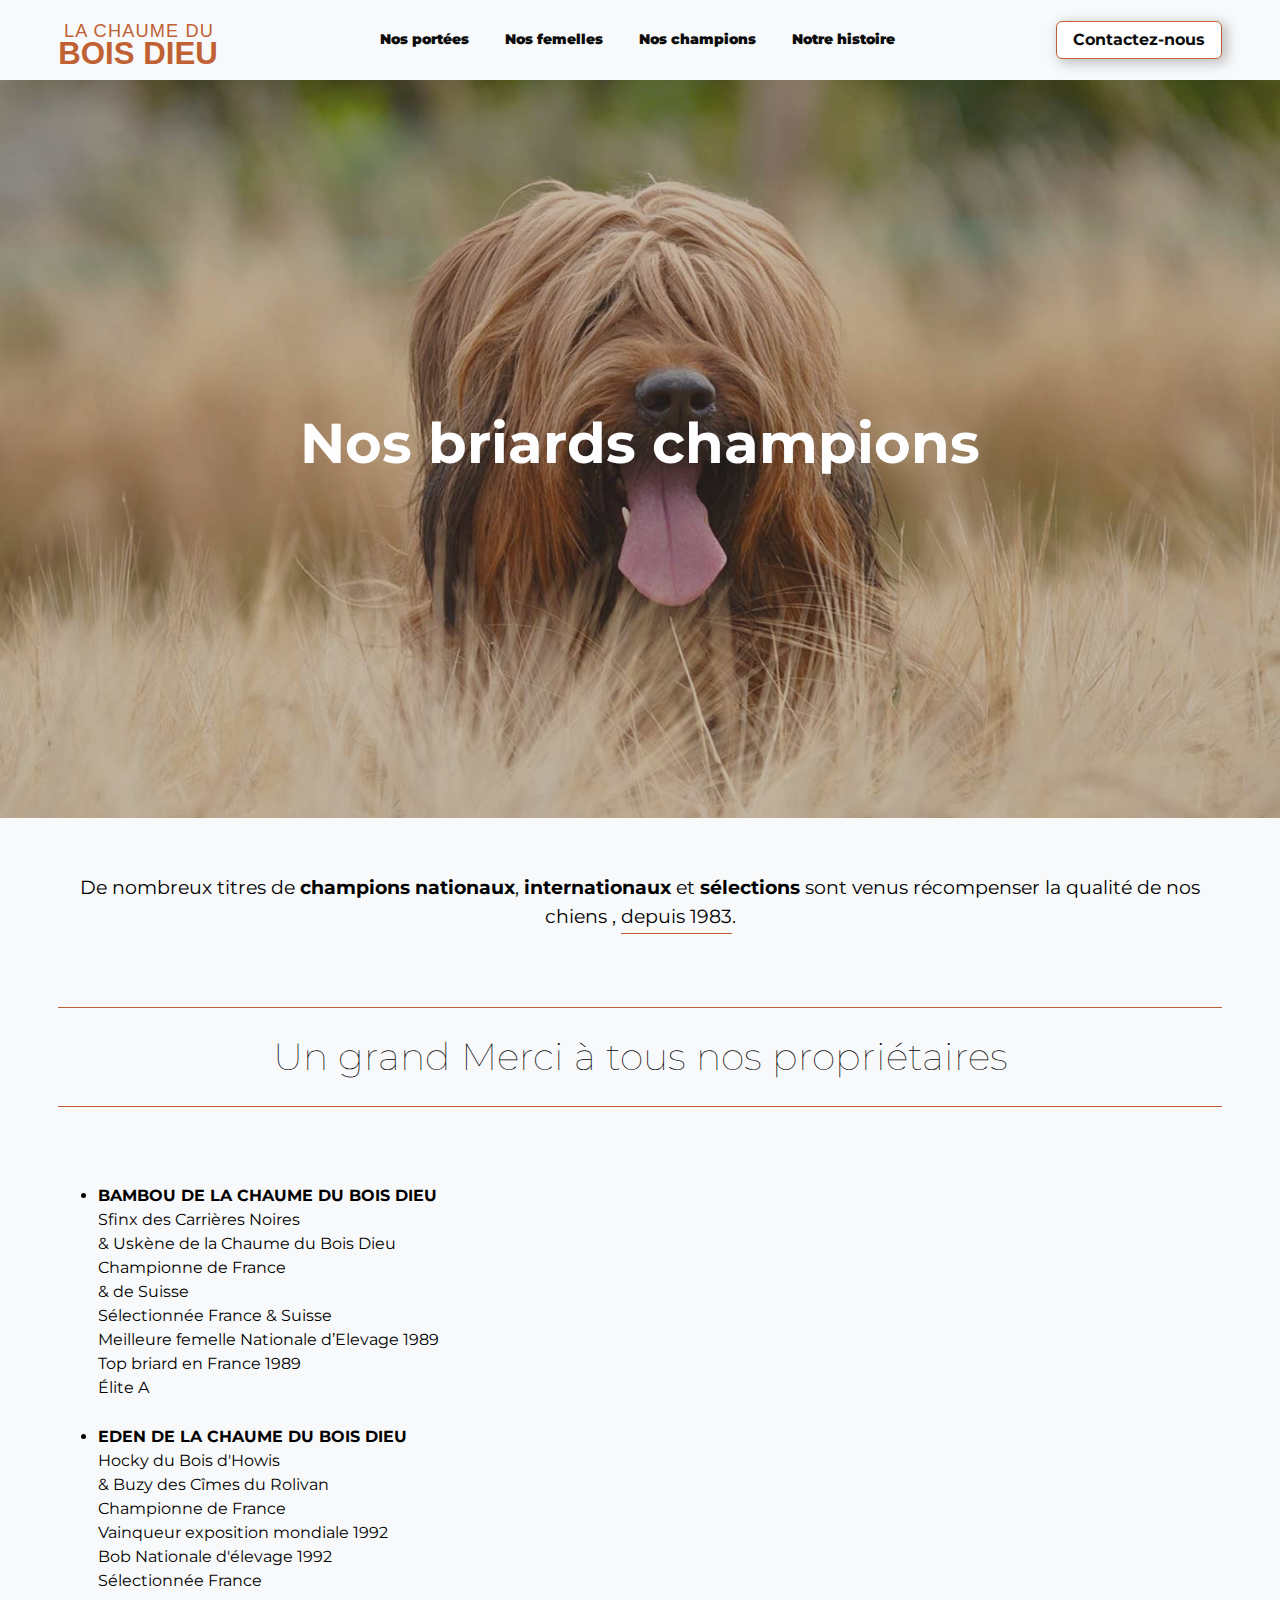
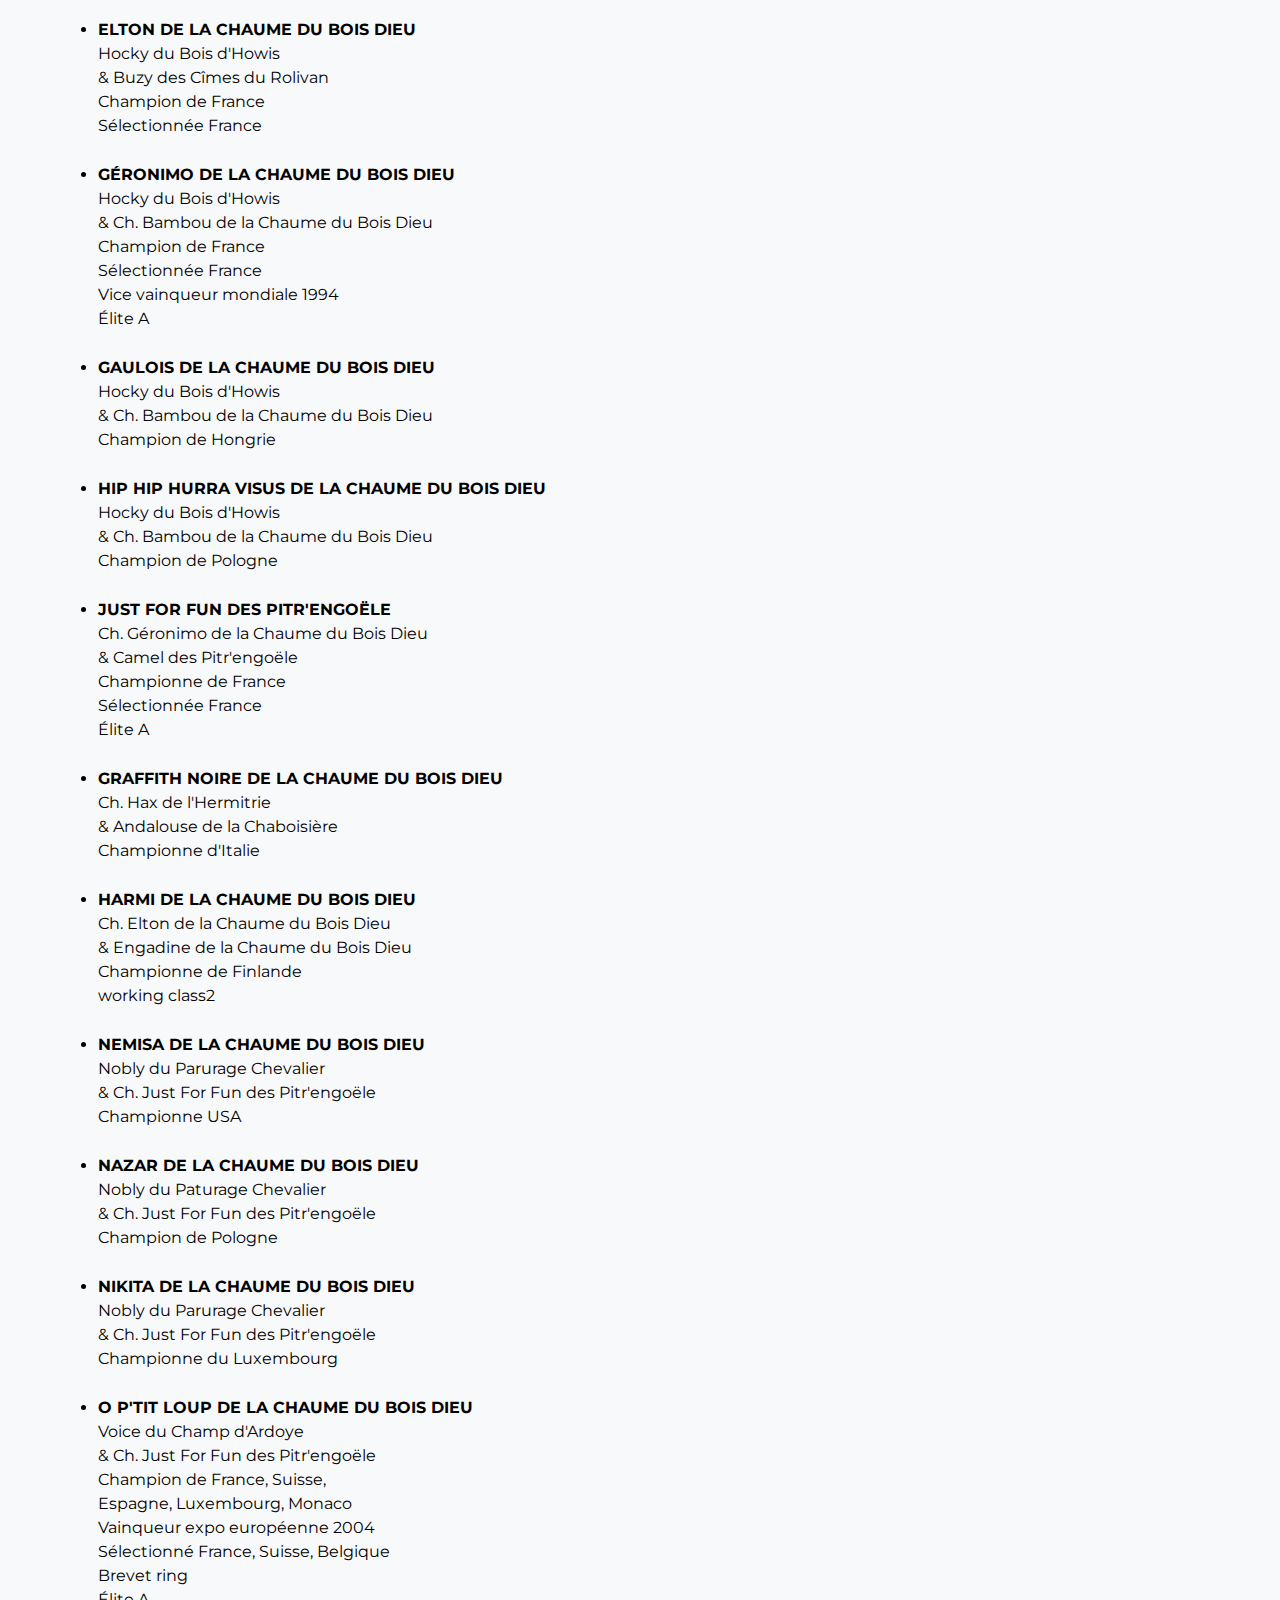
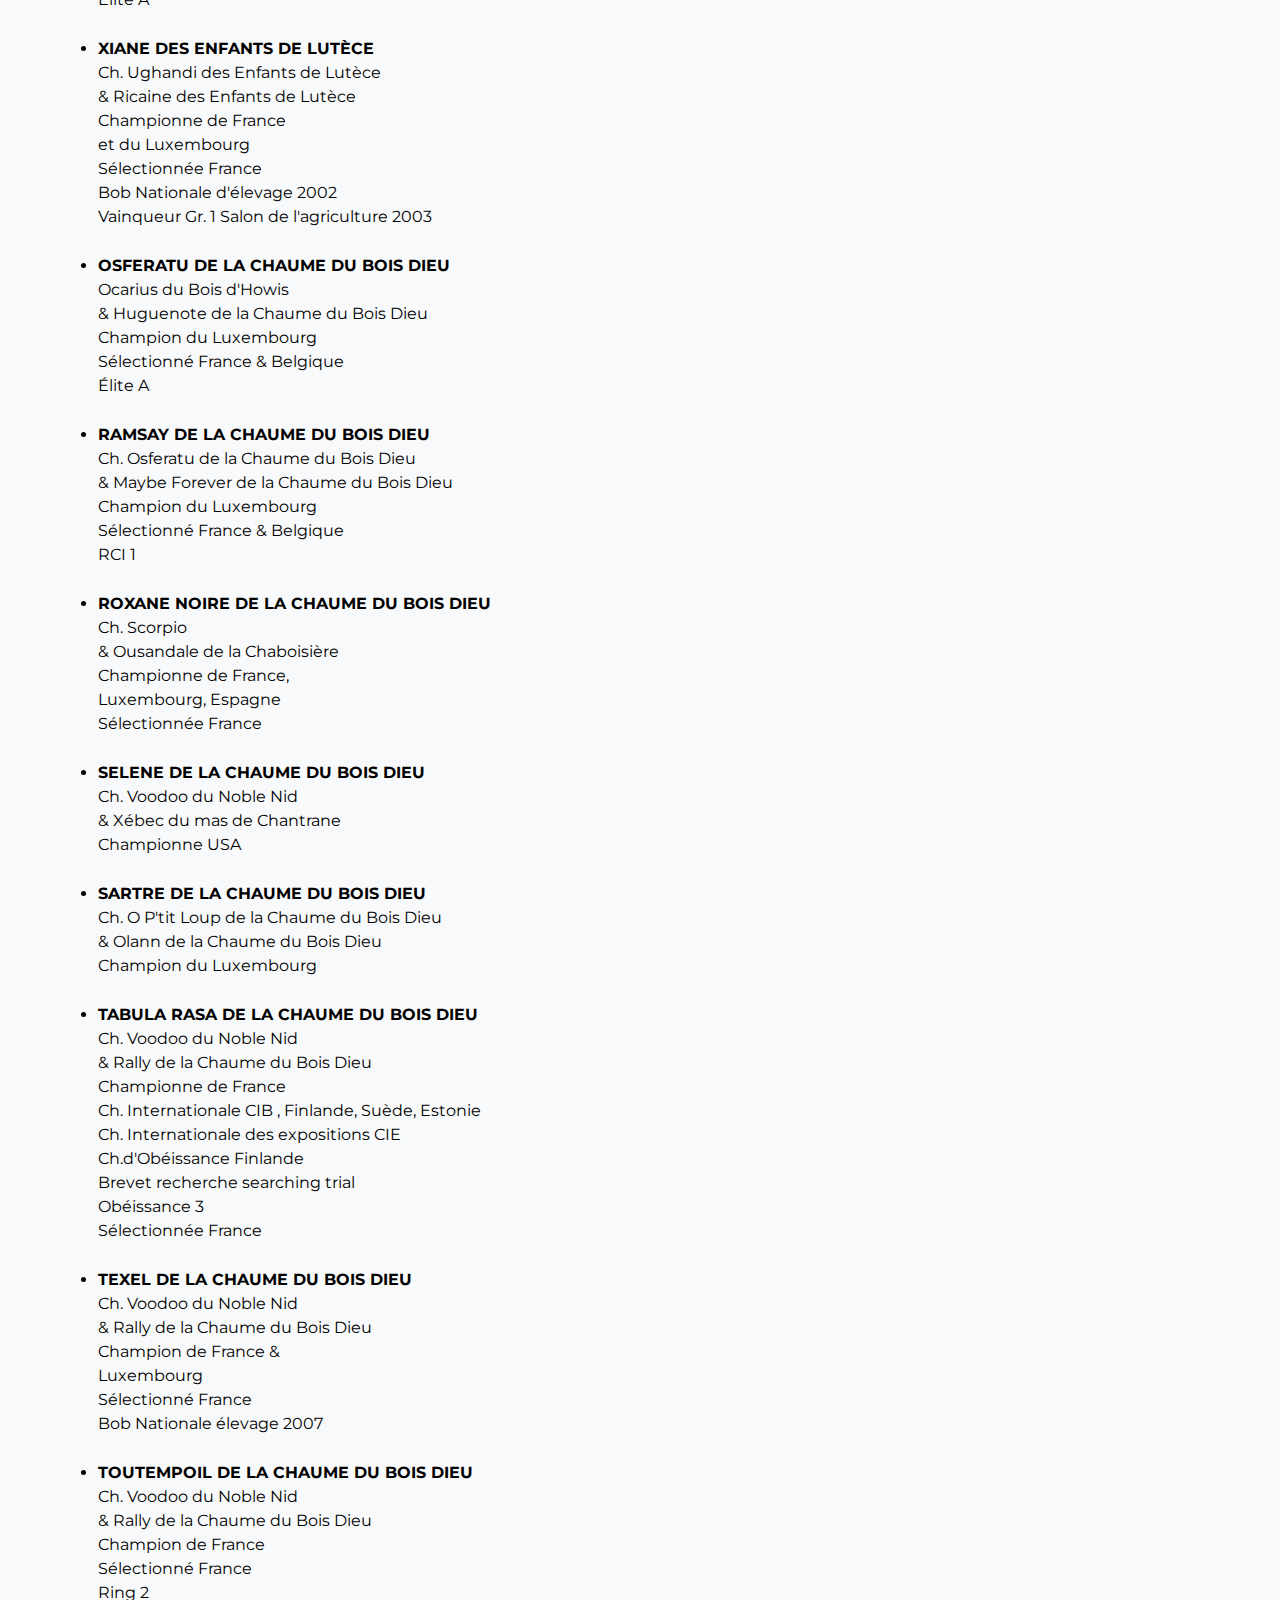
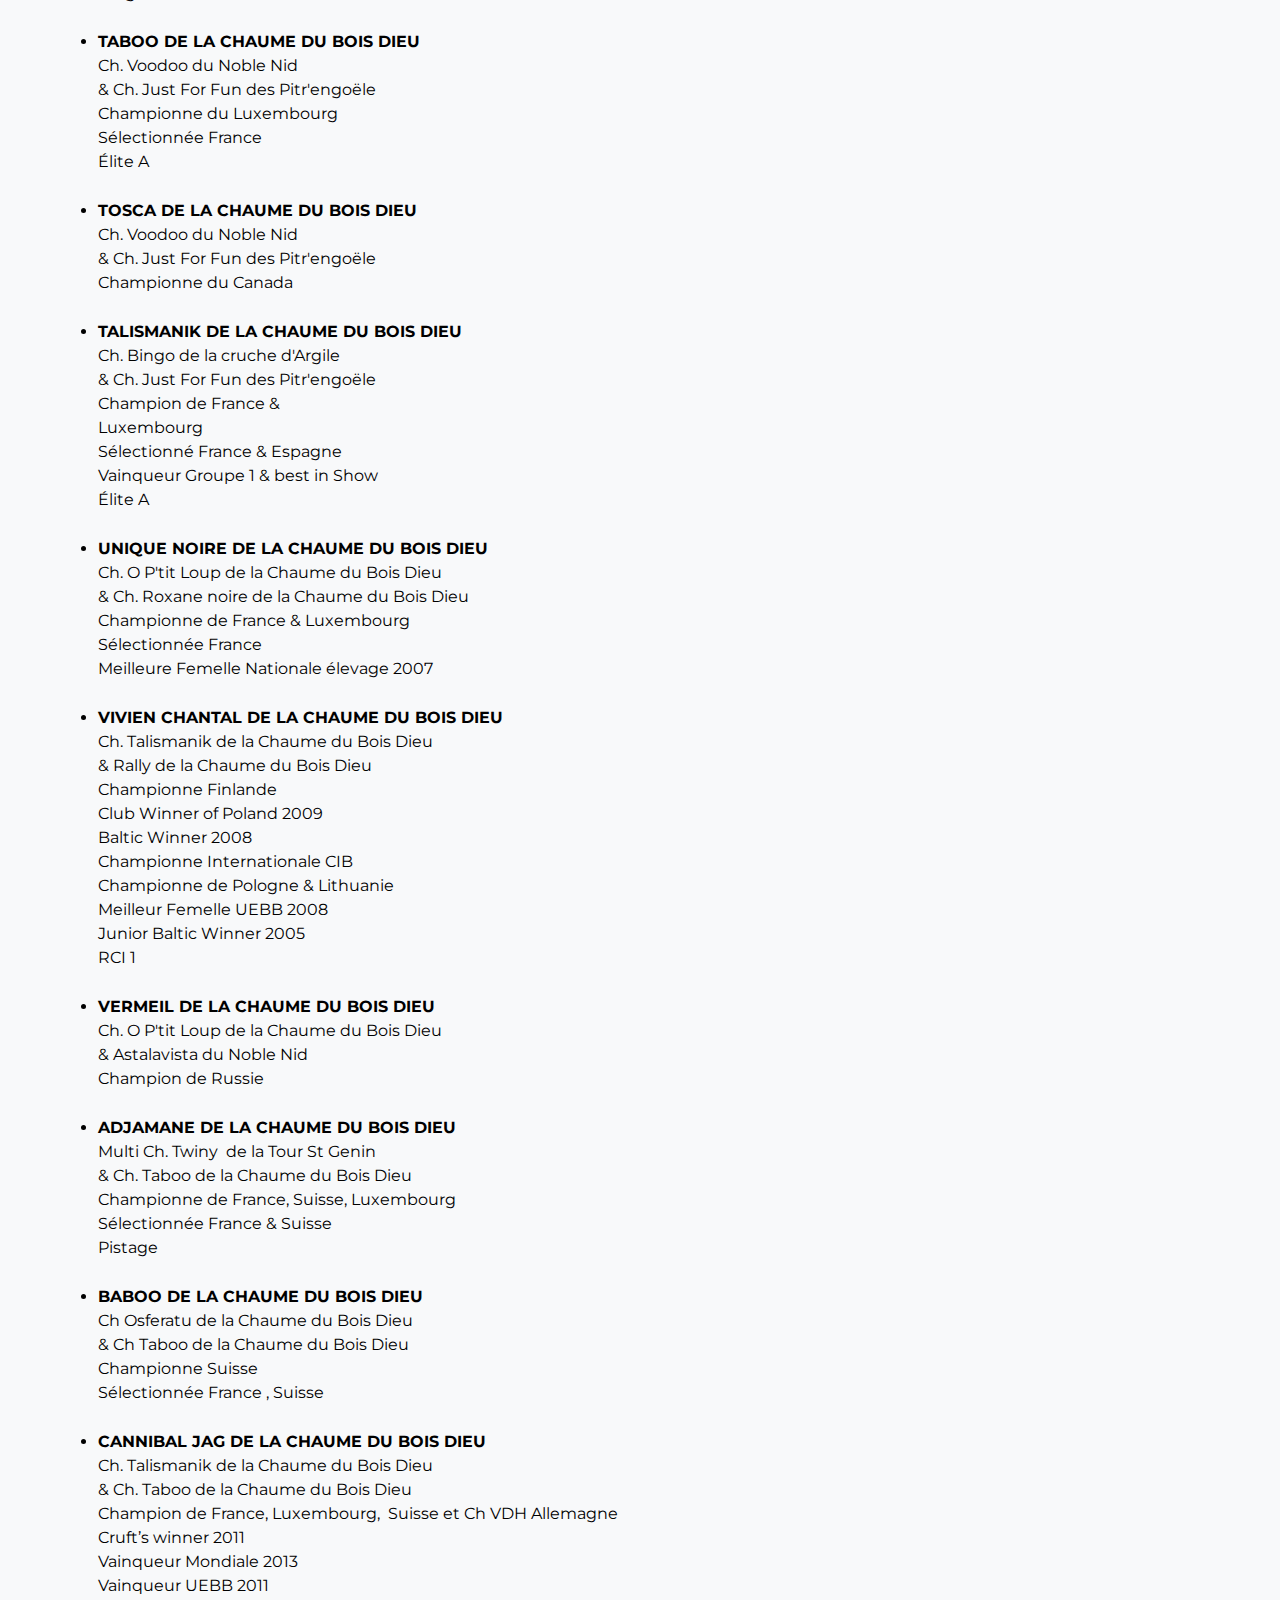
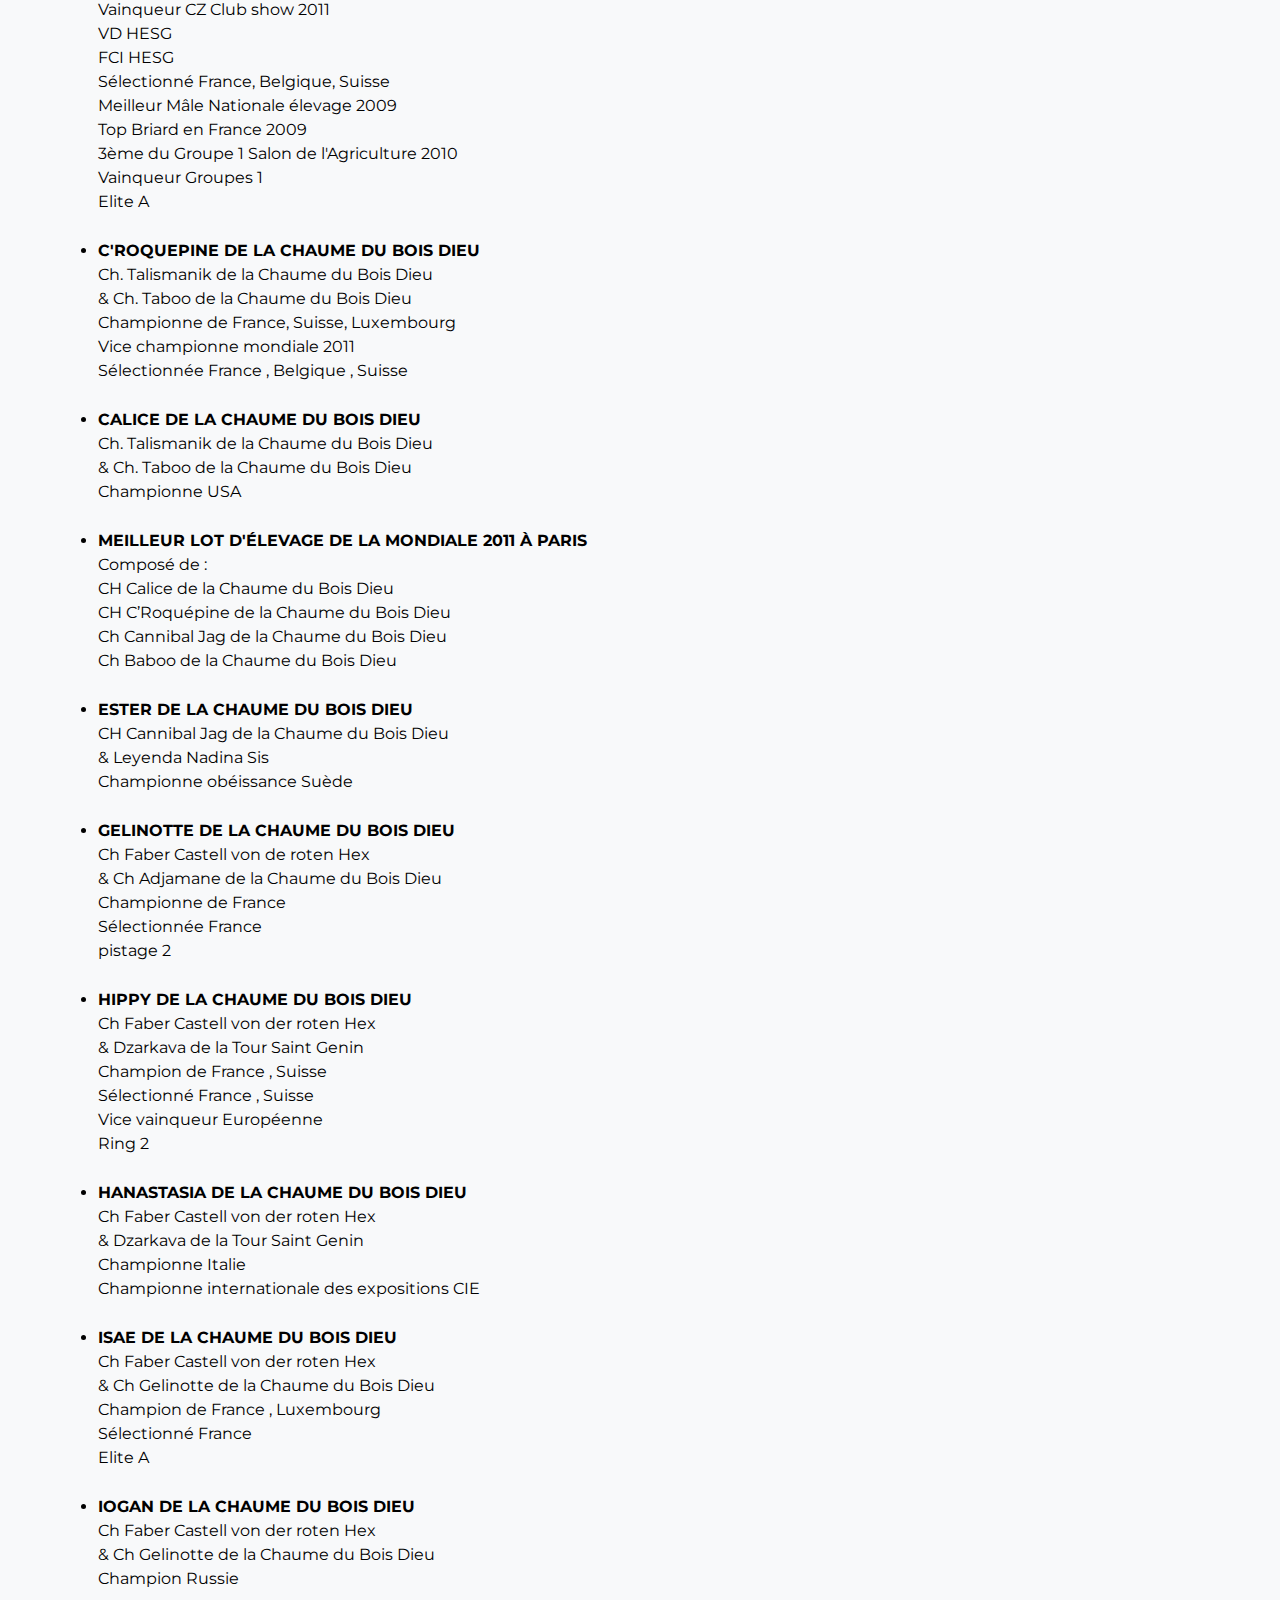
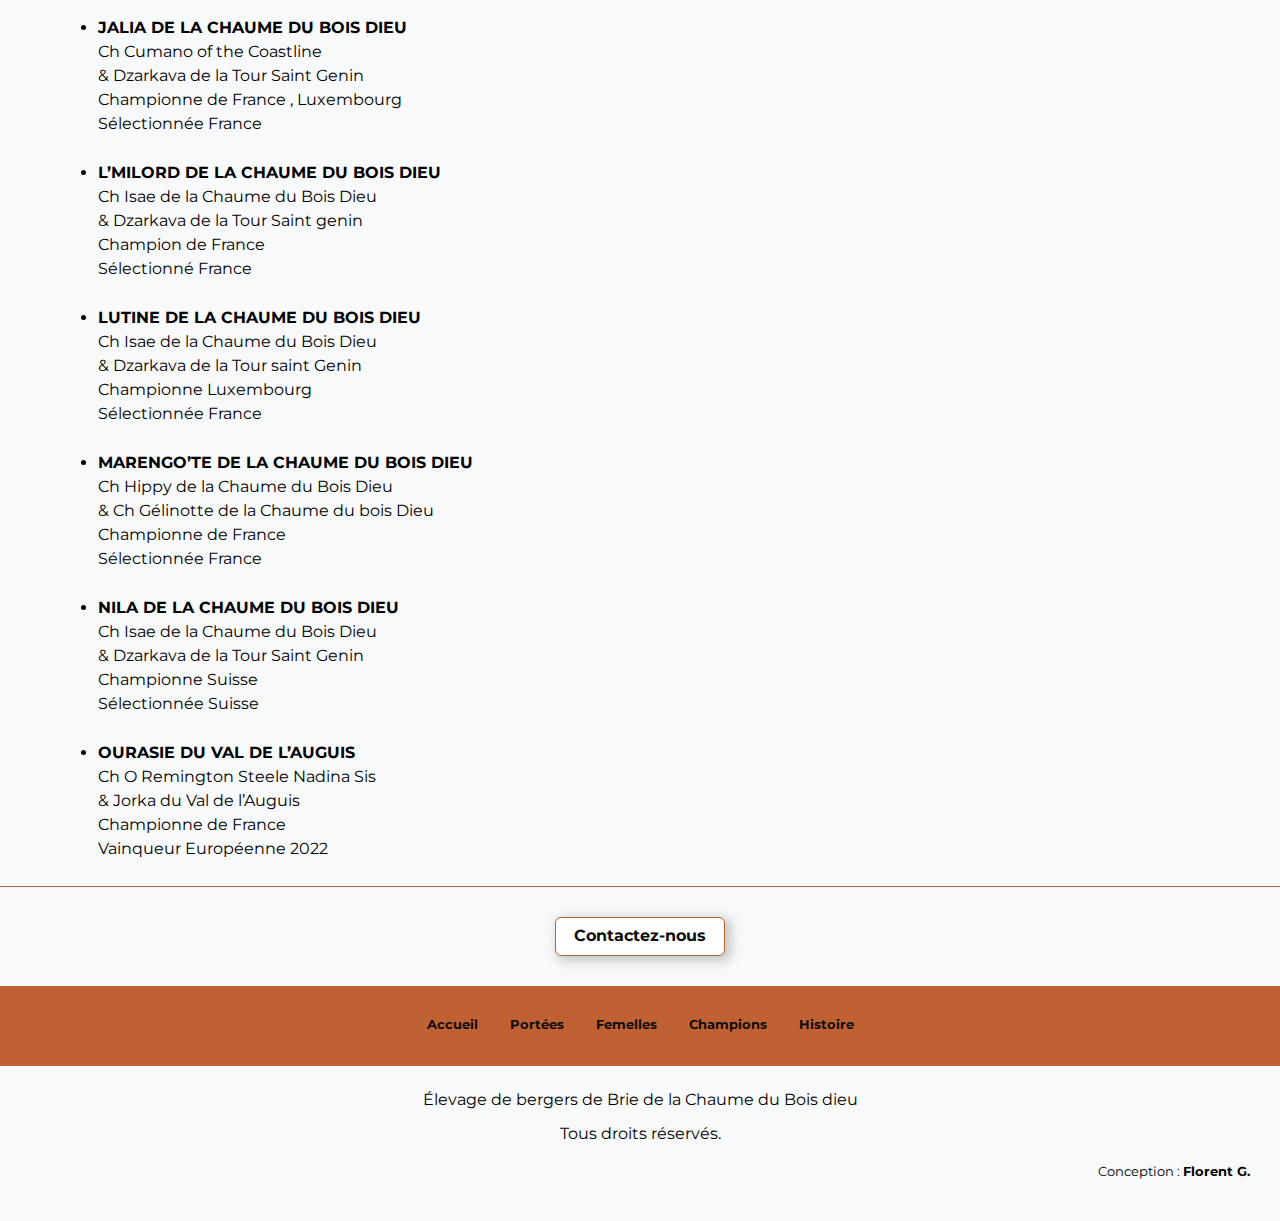
<file: nos-champions.html>
<!DOCTYPE html>
<html lang="fr">

<head>
    <meta charset="UTF-8">
    <meta http-equiv="X-UA-Compatible" content="IE=edge">
    <meta name="viewport" content="width=device-width, initial-scale=1.0">
    <link rel="preconnect" href="https://fonts.googleapis.com">
    <link rel="preconnect" href="https://fonts.gstatic.com" crossorigin>
    <link href="https://fonts.googleapis.com/css2?family=Montserrat:wght@300;400;600&display=swap" rel="stylesheet">
    <link rel="stylesheet" href="style.css">
    <title>Élevage des Briards de la Chaume du Bois dieu</title>
    <meta name="description"
        content="Éleveurs passionnés de Briards depuis 40 ans, découvrez l'élevage des Bergers de Brie de la Chaume du Bois Dieu, situé au coeur de la Brie.">
</head>

<body>
    <nav id="main">
        <div>
            <span id="hamburger"><img width="34" src="assets/img/icon-elevage-briard-berger-de-brie-2.svg"
                    alt="bouton menu du site des briards de la chaume du bois dieu"></span>
            <div class="homebtn">
                <a href="index.html"><img width="160" src="assets/img/logo-elevage-briard-berger-de-brie-3.svg"
                        alt="Logo du site des briards de la chaume du bois dieu"></a>
            </div>
        </div>
        <div class="navlinks nav_items nav_items--hidden">
            <a href="index.html#pregnancy">Nos portées</a>
            <a href="nos-femelles.html">Nos femelles</a>
            <a href="#champions">Nos champions</a>
            <a href="index.html#history">Notre histoire</a>
        </div>
        <div class="navcontact nav_items nav_items--hidden">
            <a href="mailto:chaumeduboisdieu@gmail.com">Contactez-nous</a>
        </div>
    </nav>
    <div class="bannercontainer">
        <h1>Nos briards champions</h1>
    </div>
    <div class="container">
        <p class="page-intro">De nombreux titres de <strong>champions nationaux</strong>, <strong>internationaux</strong> et <strong>sélections</strong> sont venus
            récompenser la qualité de nos chiens , <span>depuis 1983</span>.</p>
        <h2 id="page--title" class="page-title">Un grand Merci à tous nos propriétaires</h2>
        <div>
            <ul id="champions-list">
                <li><strong>BAMBOU DE LA CHAUME DU BOIS DIEU</strong><br>
                    Sfinx des Carrières Noires<br>
                    &amp; Uskène de la Chaume du Bois Dieu<br>
                    Championne de France <br>
                    &amp; de Suisse<br>
                    Sélectionnée France &amp; Suisse<br>
                    Meilleure femelle Nationale d’Elevage 1989<br>
                    Top briard en France 1989<br>
                    Élite A</li>

                <li><strong>
                        EDEN DE LA CHAUME DU BOIS DIEU</strong><br>
                    Hocky du Bois d&#39;Howis<br>
                    &amp; Buzy des Cîmes du Rolivan<br>
                    Championne de France <br>
                    Vainqueur exposition mondiale 1992<br>
                    Bob Nationale d&#39;élevage 1992<br>
                    Sélectionnée France</li>

                <li><strong>
                        ELTON DE LA CHAUME DU BOIS DIEU</strong><br>
                    Hocky du Bois d&#39;Howis<br>
                    &amp; Buzy des Cîmes du Rolivan<br>
                    Champion de France <br>
                    Sélectionnée France</li>

                <li><strong>
                        GÉRONIMO DE LA CHAUME DU BOIS DIEU</strong><br>
                    Hocky du Bois d&#39;Howis<br>
                    &amp; Ch. Bambou de la Chaume du Bois Dieu<br>
                    Champion de France <br>
                    Sélectionnée France<br>
                    Vice vainqueur mondiale 1994<br>
                    Élite A</li>

                <li><strong>
                        GAULOIS DE LA CHAUME DU BOIS DIEU</strong><br>
                    Hocky du Bois d&#39;Howis<br>
                    &amp; Ch. Bambou de la Chaume du Bois Dieu<br>
                    Champion de Hongrie </li>

                <li><strong>
                        HIP HIP HURRA VISUS DE LA CHAUME DU BOIS DIEU</strong><br>
                    Hocky du Bois d&#39;Howis<br>
                    &amp; Ch. Bambou de la Chaume du Bois Dieu<br>
                    Champion de Pologne </li>

                <li><strong>
                        JUST FOR FUN DES PITR&#39;ENGOËLE</strong><br>
                    Ch. Géronimo de la Chaume du Bois Dieu<br>
                    &amp; Camel des Pitr&#39;engoële<br>
                    Championne de France <br>
                    Sélectionnée France<br>
                    Élite A</li>

                <li><strong>
                        GRAFFITH NOIRE DE LA CHAUME DU BOIS DIEU</strong><br>
                    Ch. Hax de l&#39;Hermitrie<br>
                    &amp; Andalouse de la Chaboisière<br>
                    Championne d&#39;Italie</li>

                <li><strong>
                        HARMI DE LA CHAUME DU BOIS DIEU</strong><br>
                    Ch. Elton de la Chaume du Bois Dieu<br>
                    &amp; Engadine de la Chaume du Bois Dieu<br>
                    Championne de Finlande<br>
                    working class2 </li>

                <li><strong>
                        NEMISA DE LA CHAUME DU BOIS DIEU</strong><br>
                    Nobly du Parurage Chevalier<br>
                    &amp; Ch. Just For Fun des Pitr&#39;engoële<br>
                    Championne USA</li>

                <li><strong>
                        NAZAR DE LA CHAUME DU BOIS DIEU</strong><br>
                    Nobly du Paturage Chevalier<br>
                    &amp; Ch. Just For Fun des Pitr&#39;engoële<br>
                    Champion de Pologne </li>

                <li><strong>
                        NIKITA DE LA CHAUME DU BOIS DIEU</strong><br>
                    Nobly du Parurage Chevalier<br>
                    &amp; Ch. Just For Fun des Pitr&#39;engoële<br>
                    Championne du Luxembourg</li>

                <li><strong>
                        O P&#39;TIT LOUP DE LA CHAUME DU BOIS DIEU</strong><br>
                    Voice du Champ d&#39;Ardoye<br>
                    &amp; Ch. Just For Fun des Pitr&#39;engoële<br>
                    Champion de France, Suisse,<br>
                    Espagne, Luxembourg, Monaco<br>
                    Vainqueur expo européenne 2004<br>
                    Sélectionné France, Suisse, Belgique<br>
                    Brevet ring<br>
                    Élite A</li>

                <li><strong>
                        XIANE DES ENFANTS DE LUTÈCE</strong><br>
                    Ch. Ughandi des Enfants de Lutèce<br>
                    &amp; Ricaine des Enfants de Lutèce<br>
                    Championne de France<br>
                    et du Luxembourg <br>
                    Sélectionnée France<br>
                    Bob Nationale d&#39;élevage 2002<br>
                    Vainqueur Gr. 1 Salon de l&#39;agriculture 2003</li>

                <li><strong>
                        OSFERATU DE LA CHAUME DU BOIS DIEU</strong><br>
                    Ocarius du Bois d&#39;Howis<br>
                    &amp; Huguenote de la Chaume du Bois Dieu<br>
                    Champion du Luxembourg<br>
                    Sélectionné France &amp; Belgique<br>
                    Élite A </li>

                <li><strong>
                        RAMSAY DE LA CHAUME DU BOIS DIEU</strong><br>
                    Ch. Osferatu de la Chaume du Bois Dieu<br>
                    &amp; Maybe Forever de la Chaume du Bois Dieu<br>
                    Champion du Luxembourg<br>
                    Sélectionné France &amp; Belgique<br>
                    RCI 1</li>

                <li><strong>
                        ROXANE NOIRE DE LA CHAUME DU BOIS DIEU</strong><br>
                    Ch. Scorpio<br>
                    &amp; Ousandale de la Chaboisière<br>
                    Championne de France, <br>
                    Luxembourg, Espagne<br>
                    Sélectionnée France</li>

                <li><strong>
                        SELENE DE LA CHAUME DU BOIS DIEU</strong><br>
                    Ch. Voodoo du Noble Nid<br>
                    &amp; Xébec du mas de Chantrane<br>
                    Championne USA</li>

                <li><strong>
                        SARTRE DE LA CHAUME DU BOIS DIEU</strong><br>
                    Ch. O P&#39;tit Loup de la Chaume du Bois Dieu<br>
                    &amp; Olann de la Chaume du Bois Dieu<br>
                    Champion du Luxembourg</li>

                <li><strong>
                        TABULA RASA DE LA CHAUME DU BOIS DIEU</strong><br>
                    Ch. Voodoo du Noble Nid<br>
                    &amp; Rally de la Chaume du Bois Dieu<br>
                    Championne de France<br>
                    Ch. Internationale CIB , Finlande, Suède, Estonie<br>
                    Ch. Internationale des expositions CIE<br>
                    Ch.d&#39;Obéissance Finlande<br>
                    Brevet recherche searching trial<br>
                    Obéissance 3<br>
                    Sélectionnée France</li>

                <li><strong>
                        TEXEL DE LA CHAUME DU BOIS DIEU</strong><br>
                    Ch. Voodoo du Noble Nid<br>
                    &amp; Rally de la Chaume du Bois Dieu<br>
                    Champion de France &amp;  <br>
                    Luxembourg<br>
                    Sélectionné France<br>
                    Bob Nationale élevage 2007</li>

                <li><strong>
                        TOUTEMPOIL DE LA CHAUME DU BOIS DIEU</strong><br>
                    Ch. Voodoo du Noble Nid<br>
                    &amp; Rally de la Chaume du Bois Dieu<br>
                    Champion de France<br>
                    Sélectionné France<br>
                    Ring 2</li>

                <li><strong>
                        TABOO DE LA CHAUME DU BOIS DIEU</strong><br>
                    Ch. Voodoo du Noble Nid<br>
                    &amp; Ch. Just For Fun des Pitr&#39;engoële<br>
                    Championne du Luxembourg<br>
                    Sélectionnée France<br>
                    Élite A</li>

                <li><strong>
                        TOSCA DE LA CHAUME DU BOIS DIEU</strong><br>
                    Ch. Voodoo du Noble Nid<br>
                    &amp; Ch. Just For Fun des Pitr&#39;engoële<br>
                    Championne du Canada</li>

                <li><strong>
                        TALISMANIK DE LA CHAUME DU BOIS DIEU</strong><br>
                    Ch. Bingo de la cruche d&#39;Argile<br>

                    &amp; Ch. Just For Fun des Pitr&#39;engoële<br>
                    Champion de France &amp;  <br>
                    Luxembourg<br>
                    Sélectionné France &amp; Espagne<br>
                    Vainqueur Groupe 1 &amp; best in Show<br>
                    Élite A</li>

                <li><strong>
                        UNIQUE NOIRE DE LA CHAUME DU BOIS DIEU</strong><br>
                    Ch. O P&#39;tit Loup de la Chaume du Bois Dieu<br>
                    &amp; Ch. Roxane noire de la Chaume du Bois Dieu<br>
                    Championne de France &amp; Luxembourg<br>
                    Sélectionnée France<br>
                    Meilleure Femelle Nationale élevage 2007</li>

                <li><strong>
                        VIVIEN CHANTAL DE LA CHAUME DU BOIS DIEU</strong><br>
                    Ch. Talismanik de la Chaume du Bois Dieu<br>
                    &amp; Rally de la Chaume du Bois Dieu<br>
                    Championne Finlande<br>
                    Club Winner of Poland 2009<br>
                    Baltic Winner 2008<br>
                    Championne Internationale CIB<br>
                    Championne de Pologne &amp; Lithuanie<br>
                    Meilleur Femelle UEBB 2008<br>
                    Junior Baltic Winner 2005<br>
                    RCI 1</li>

                <li><strong>
                        VERMEIL DE LA CHAUME DU BOIS DIEU</strong><br>
                    Ch. O P&#39;tit Loup de la Chaume du Bois Dieu<br>
                    &amp; Astalavista du Noble Nid<br>
                    Champion de Russie</li>

                <li><strong>
                        ADJAMANE DE LA CHAUME DU BOIS DIEU</strong><br>
                    Multi Ch. Twiny  de la Tour St Genin<br>
                    &amp; Ch. Taboo de la Chaume du Bois Dieu<br>
                    Championne de France, Suisse, Luxembourg <br>
                    Sélectionnée France &amp; Suisse<br>
                    Pistage</li>

                <li><strong>
                        BABOO DE LA CHAUME DU BOIS DIEU</strong><br>
                    Ch Osferatu de la Chaume du Bois Dieu<br>
                    &amp; Ch Taboo de la Chaume du Bois Dieu<br>
                    Championne Suisse<br>
                    Sélectionnée France , Suisse</li>

                <li><strong>
                        CANNIBAL JAG DE LA CHAUME DU BOIS DIEU</strong><br>
                    Ch. Talismanik de la Chaume du Bois Dieu<br>

                    &amp; Ch. Taboo de la Chaume du Bois Dieu<br>
                    Champion de France, Luxembourg,  Suisse et Ch VDH Allemagne<br>
                    Cruft’s winner 2011<br>
                    Vainqueur Mondiale 2013<br>
                    Vainqueur UEBB 2011<br>
                    Vainqueur CZ Club show 2011<br>
                    VD HESG<br>
                    FCI HESG<br>
                    Sélectionné France, Belgique, Suisse<br>
                    Meilleur Mâle Nationale élevage 2009<br>
                    Top Briard en France 2009<br>
                    3ème du Groupe 1 Salon de l&#39;Agriculture 2010<br>
                    Vainqueur Groupes 1<br>
                    Elite A</li>

                <li><strong>
                        C&#39;ROQUEPINE DE LA CHAUME DU BOIS DIEU</strong><br>
                    Ch. Talismanik de la Chaume du Bois Dieu<br>
                    &amp; Ch. Taboo de la Chaume du Bois Dieu<br>
                    Championne de France, Suisse, Luxembourg<br>
                    Vice championne mondiale 2011<br>
                    Sélectionnée France , Belgique , Suisse</li>

                <li><strong>
                        CALICE DE LA CHAUME DU BOIS DIEU</strong><br>
                    Ch. Talismanik de la Chaume du Bois Dieu<br>
                    &amp; Ch. Taboo de la Chaume du Bois Dieu<br>
                    Championne USA </li>
                    <li><strong>MEILLEUR LOT D'ÉLEVAGE DE LA MONDIALE 2011 À PARIS</strong><br>
                    Composé de :<br>
                    CH Calice de la Chaume du Bois Dieu<br>
                    CH C’Roquépine de la Chaume du Bois Dieu<br>
                    Ch Cannibal Jag de la Chaume du Bois Dieu<br>
                    Ch Baboo de la Chaume du Bois Dieu</li>

                <li><strong>
                        ESTER DE LA CHAUME DU BOIS DIEU</strong><br>
                    CH Cannibal Jag de la Chaume du Bois Dieu<br>
                    &amp; Leyenda Nadina Sis<br>
                    Championne obéissance Suède</li>

                <li><strong>
                        GELINOTTE DE LA CHAUME DU BOIS DIEU</strong><br>
                    Ch Faber Castell von de roten Hex<br>
                    &amp; Ch Adjamane de la Chaume du Bois Dieu<br>
                    Championne de France<br>
                    Sélectionnée France<br>
                    pistage 2</li>

                <li><strong>
                        HIPPY DE LA CHAUME DU BOIS DIEU</strong><br>
                    Ch Faber Castell von der roten Hex<br>
                    &amp; Dzarkava de la Tour Saint Genin<br>
                    Champion de France , Suisse<br>
                    Sélectionné France , Suisse<br>
                    Vice vainqueur Européenne<br>
                    Ring 2</li>

                <li><strong>
                        HANASTASIA DE LA CHAUME DU BOIS DIEU</strong><br>
                    Ch Faber Castell von der roten Hex<br>
                    &amp; Dzarkava de la Tour Saint Genin<br>

                    Championne Italie<br>
                    Championne internationale des expositions CIE</li>

                <li><strong>
                        ISAE DE LA CHAUME DU BOIS DIEU</strong><br>
                    Ch Faber Castell von der roten Hex<br>
                    &amp; Ch Gelinotte de la Chaume du Bois Dieu<br>
                    Champion de France , Luxembourg<br>
                    Sélectionné France<br>
                    Elite A</li>

                <li><strong>
                        IOGAN DE LA CHAUME DU BOIS DIEU</strong><br>
                    Ch Faber Castell von der roten Hex<br>
                    &amp; Ch Gelinotte de la Chaume du Bois Dieu<br>
                    Champion Russie</li>

                <li><strong>
                        JALIA DE LA CHAUME DU BOIS DIEU</strong><br>
                    Ch Cumano of the Coastline<br>
                    &amp; Dzarkava de la Tour Saint Genin<br>
                    Championne de France , Luxembourg<br>
                    Sélectionnée France</li>

                <li><strong>
                        L’MILORD DE LA CHAUME DU BOIS DIEU</strong><br>
                    Ch Isae de la Chaume du Bois Dieu<br>
                    &amp; Dzarkava de la Tour Saint genin<br>
                    Champion de France<br>
                    Sélectionné France</li>

                <li><strong>
                        LUTINE DE LA CHAUME DU BOIS DIEU</strong><br>
                    Ch Isae de la Chaume du Bois Dieu<br>
                    &amp; Dzarkava de la Tour saint Genin<br>
                    Championne Luxembourg<br>
                    Sélectionnée France</li>

                <li><strong>
                        MARENGO’TE DE LA CHAUME DU BOIS DIEU</strong><br>
                    Ch Hippy de la Chaume du Bois Dieu<br>
                    &amp; Ch Gélinotte de la Chaume du bois Dieu<br>
                    Championne de France<br>
                    Sélectionnée France</li>

                <li><strong>
                        NILA DE LA CHAUME DU BOIS DIEU</strong><br>
                    Ch Isae de la Chaume du Bois Dieu<br>
                    &amp; Dzarkava de la Tour Saint Genin<br>
                    Championne Suisse<br>
                    Sélectionnée Suisse</li>

                <li><strong>
                        OURASIE DU VAL DE L’AUGUIS</strong><br>
                    Ch O Remington Steele Nadina Sis<br>
                    &amp; Jorka du Val de l’Auguis<br>
                    Championne de France<br>
                    Vainqueur Européenne 2022</li>
                </p>
            </ul>

        </div>
    </div>

    <footer>
        <div class="container">
            <div class="footer-btn">
                <a href="mailto:chaumeduboisdieu@gmail.com">Contactez-nous</a>
            </div>
        </div>
        <div class="footer-link">
            <a href="index.html">Accueil</a>
            <a href="index.html#pregnancy">Portées</a>
            <a href="nos-femelles.html">Femelles</a>
            <a href="nos-champions.html">Champions</a>
            <a href="index.html#history">Histoire</a>
        </div>
        <div class="rights">
            <p>Élevage de bergers de Brie de la Chaume du Bois dieu</p>
            <p>Tous droits réservés.</p>
        </div>
        <p id="florentg">Conception : <a href="https://florentg.com/" title="Création de sites vitrine et Consultant SEO et Ecommerce">Florent G.</a></p>
    </footer>
    <script src="assets/javascript/hamburger.js"></script>
</body>
</file>
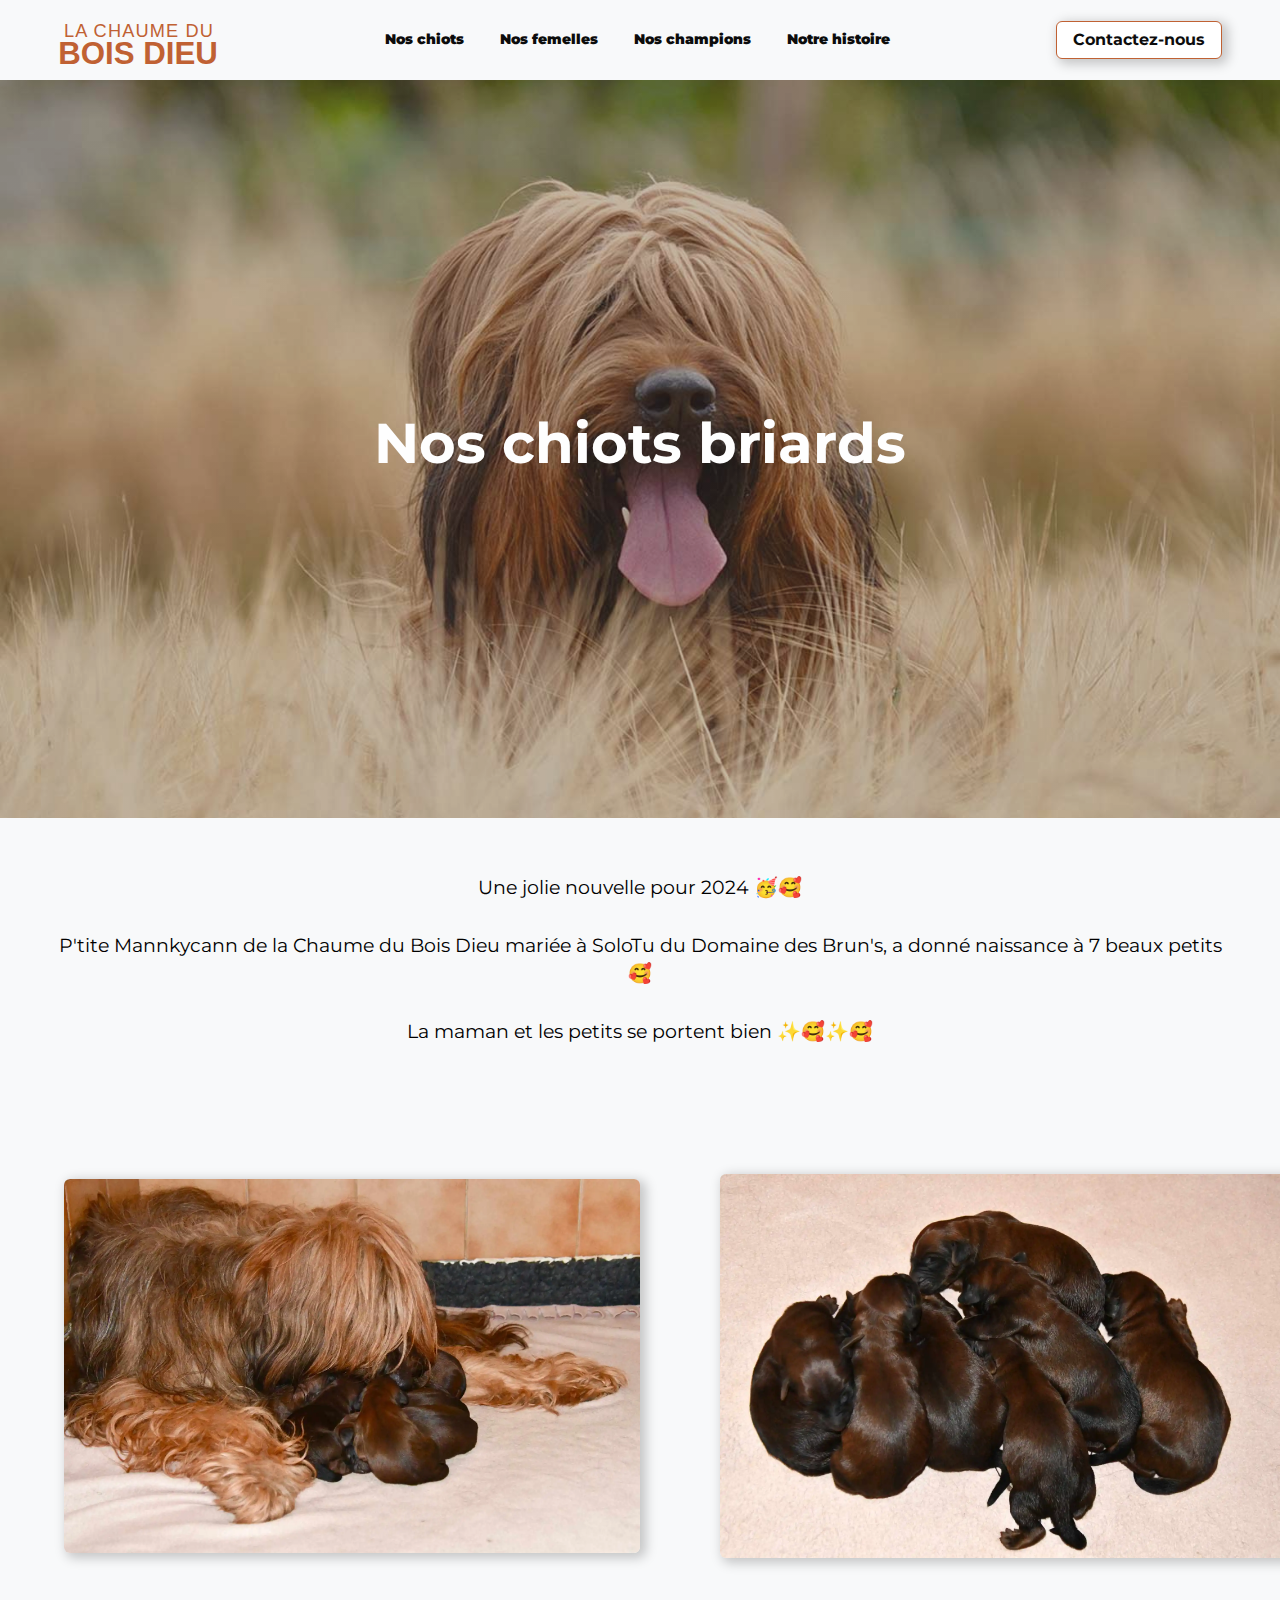
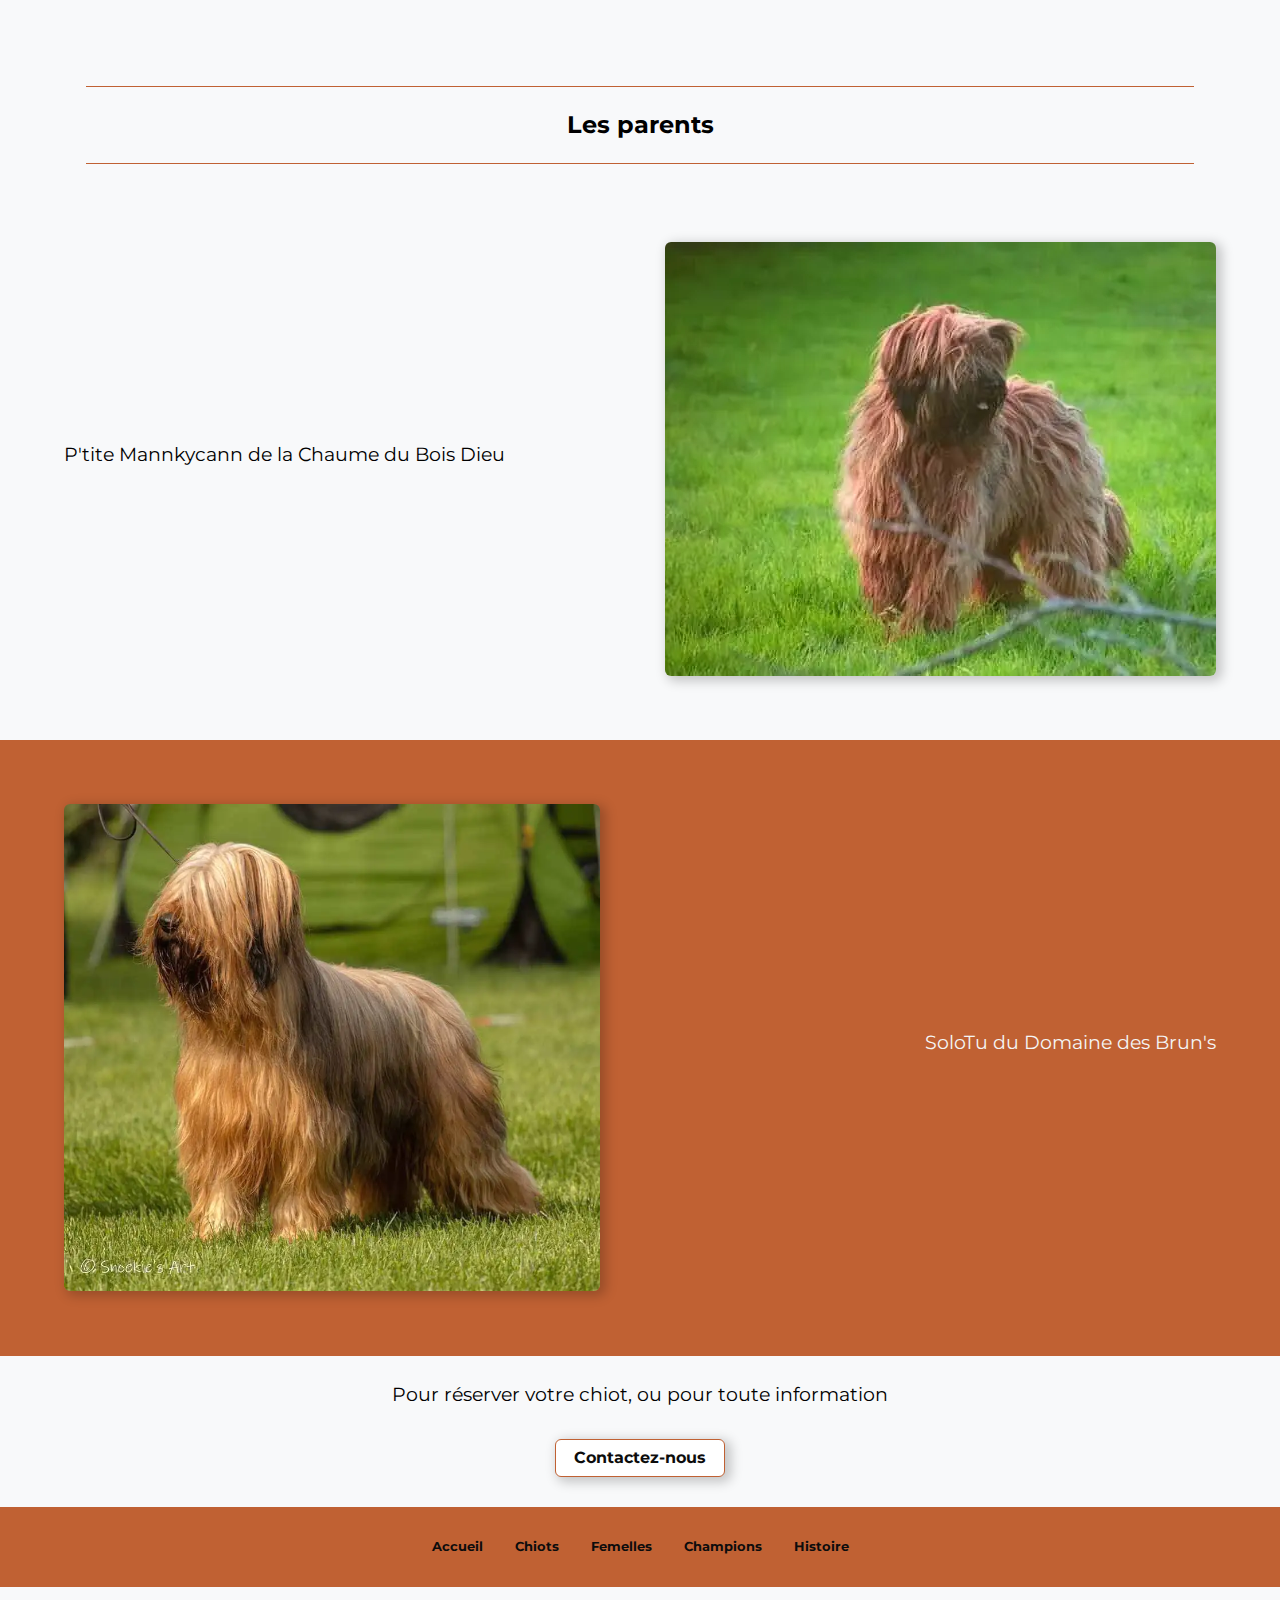
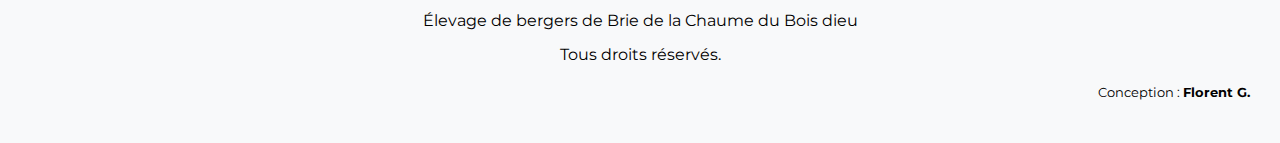
<file: nos-chiots-briards.html>
<!DOCTYPE html>
<html lang="fr">

<head>
    <meta charset="UTF-8">
    <meta http-equiv="X-UA-Compatible" content="IE=edge">
    <meta name="viewport" content="width=device-width, initial-scale=1.0">
    <link rel="preconnect" href="https://fonts.googleapis.com">
    <link rel="preconnect" href="https://fonts.gstatic.com" crossorigin>
    <link href="https://fonts.googleapis.com/css2?family=Montserrat:wght@300;400;600&display=swap" rel="stylesheet">
    <link rel="stylesheet" href="style.css">

    <!-- Google tag (gtag.js) -->
    <script async src="https://www.googletagmanager.com/gtag/js?id=G-JHYJMLBLNN"></script>
    <script>
        window.dataLayer = window.dataLayer || [];
        function gtag() { dataLayer.push(arguments); }
        gtag('js', new Date());

        gtag('config', 'G-JHYJMLBLNN');
    </script>

    <title>Nos chiots briards | Briards de la Chaume du Bois dieu</title>
    <meta name="description"
        content="Rencontrez nos nouveaux chiots briards, pleins de charme et de vie. Nous espérons que vous trouvez votre compagnon idéal parmi cette joyeuse portée.">
    <link rel="apple-touch-icon" sizes="57x57" href="./assets/favicon/apple-icon-57x57.png">
    <link rel="apple-touch-icon" sizes="60x60" href="./assets/favicon/apple-icon-60x60.png">
    <link rel="apple-touch-icon" sizes="72x72" href="./assets/favicon/apple-icon-72x72.png">
    <link rel="apple-touch-icon" sizes="76x76" href="./assets/favicon/apple-icon-76x76.png">
    <link rel="apple-touch-icon" sizes="114x114" href="./assets/favicon/apple-icon-114x114.png">
    <link rel="apple-touch-icon" sizes="120x120" href="./assets/favicon/apple-icon-120x120.png">
    <link rel="apple-touch-icon" sizes="144x144" href="./assets/favicon/apple-icon-144x144.png">
    <link rel="apple-touch-icon" sizes="152x152" href="./assets/favicon/apple-icon-152x152.png">
    <link rel="apple-touch-icon" sizes="180x180" href="./assets/favicon/apple-icon-180x180.png">
    <link rel="icon" type="image/png" sizes="192x192" href="./assets/favicon/android-icon-192x192.png">
    <link rel="icon" type="image/png" sizes="32x32" href="./assets/favicon/favicon-32x32.png">
    <link rel="icon" type="image/png" sizes="96x96" href="./assets/favicon/favicon-96x96.png">
    <link rel="icon" type="image/png" sizes="16x16" href="./assets/favicon/favicon-16x16.png">
    <!-- Google Tag Manager -->
    <script>(function (w, d, s, l, i) {
            w[l] = w[l] || []; w[l].push({
                'gtm.start':
                    new Date().getTime(), event: 'gtm.js'
            }); var f = d.getElementsByTagName(s)[0],
                j = d.createElement(s), dl = l != 'dataLayer' ? '&l=' + l : ''; j.async = true; j.src =
                    'https://www.googletagmanager.com/gtm.js?id=' + i + dl; f.parentNode.insertBefore(j, f);
        })(window, document, 'script', 'dataLayer', 'GTM-KJBTMJNP');</script>
    <!-- End Google Tag Manager -->
</head>

<body>
    <nav id="main">
        <div>
            <span id="hamburger"><img width="34" src="assets/img/icon-elevage-briard-berger-de-brie-2.svg"
                    alt="bouton menu du site des briards de la chaume du bois dieu"></span>
            <div class="homebtn">
                <a href="/"><img width="160" src="assets/img/logo-elevage-briard-berger-de-brie-3.svg"
                        alt="Logo du site des briards de la chaume du bois dieu"></a>
            </div>
        </div>
        <div class="navlinks nav_items nav_items--hidden">
            <a href="#">Nos chiots</a>
            <a href="nos-briards-femelles.html">Nos femelles</a>
            <a href="nos-briards-champions.html">Nos champions</a>
            <a href="/#history">Notre histoire</a>
        </div>
        <div class="navcontact nav_items nav_items--hidden">
            <a href="mailto:chaumeduboisdieu@gmail.com" class="contactUsButton">Contactez-nous</a>
        </div>
    </nav>
    <div class="bannercontainer">
        <h1>Nos chiots briards</h1>
    </div>
    <div class="container">
        <div>
            <p class="page-intro">Une jolie nouvelle pour 2024 🥳🥰<br><br>
                P'tite Mannkycann de la Chaume du Bois Dieu mariée à SoloTu du Domaine des Brun's, a donné naissance à 7
                beaux petits 🥰<br><br>
                La maman et les petits se portent bien ✨️🥰✨️🥰</p>
        </div>
    </div>
    <div class="cardcontainer">
        <div style="background-color: #F8F9FA; color: black;" class="card">
            <img  class="img--style"
                src="assets/img/briarde-femelle-fauve-chaume-du-bois dieu-briards-chiots.webp"
                alt="P'tite Mannkycann, briarde de la Chaume du Bois Dieu s'amuse dans le champ derrière la maison.">
            <img style="object-fit:contain;"  class="img--style"
                src="assets/img/chiots-briards-fauve-chaume-du-bois dieu-briard-bebe.webp"
                alt="P'tite Mannkycann, briarde de la Chaume du Bois Dieu s'amuse dans le champ derrière la maison.">
        </div>

    </div>
    <div class="cardcontainer">
        <h2 class="page-title container">Les parents</h2>
        <div style="background-color: #F8F9FA; color: black;" class="card">
            <div class="cardtext">
                <h3 style="width: 100%; font-weight:400;">P'tite Mannkycann de la Chaume du Bois Dieu</h3>
            </div>
            <img id="myImg2" class="img--style"
                src="assets/img/briarde-femelle-fauve-chaume-du-bois dieu-briards-ptite-manniykann.webp"
                alt="P'tite Mannkycann, briarde de la Chaume du Bois Dieu s'amuse dans le champ derrière la maison.">
        </div>
        <div id="chiot-card" class="card">
            <div class="div--jag">
                <img id="myImg3" class="img--style" style="object-fit: contain;"
                    src="assets/img/briard-male-domaine-des-bruns-briards-chiots.webp"
                    alt="Cannibal Jag de la Chaume du Bois Dieu dans les champs autour de la maison.">

            </div>
            <div class="cardtext">
                <h3 style="width: 100%; text-align:end; font-weight:400;">SoloTu du Domaine des Brun's</h3>

            </div>
        </div>

        <!--<div>
        <div id="champions-link"><a href="nos-briards-champions.html">Voir nos champions</a></div>
        
        <div id="history-link"><a href="/#history">Notre histoire</a></div>
    </div>-->
        <footer>
            <div class="container">
                <h3 style="text-align: center; padding-top: 15px; font-weight:400;">Pour réserver votre chiot, ou pour toute information</h3>
                <div class="footer-btn">
                    <a href="mailto:chaumeduboisdieu@gmail.com" class="contactUsButton">Contactez-nous</a>
                </div>
            </div>
            <div class="footer-link">
                <a href="/">Accueil</a>
                <a href="/#pregnancy">Chiots</a>
                <a href="/nos-briards-femelles.html">Femelles</a>
                <a href="/nos-briards-champions.html">Champions</a>
                <a href="/#history">Histoire</a>
            </div>
            <div class="rights">
                <p>Élevage de bergers de Brie de la Chaume du Bois dieu</p>
                <p>Tous droits réservés.</p>
            </div>
            <p id="florentg">Conception : <a class="florentg-cta" href="/"
                    title="Création de sites vitrine et Consultant SEO">Florent G.</a></p>
        </footer>
        <script src="assets/javascript/hamburger.js"></script>

</body>
</file>
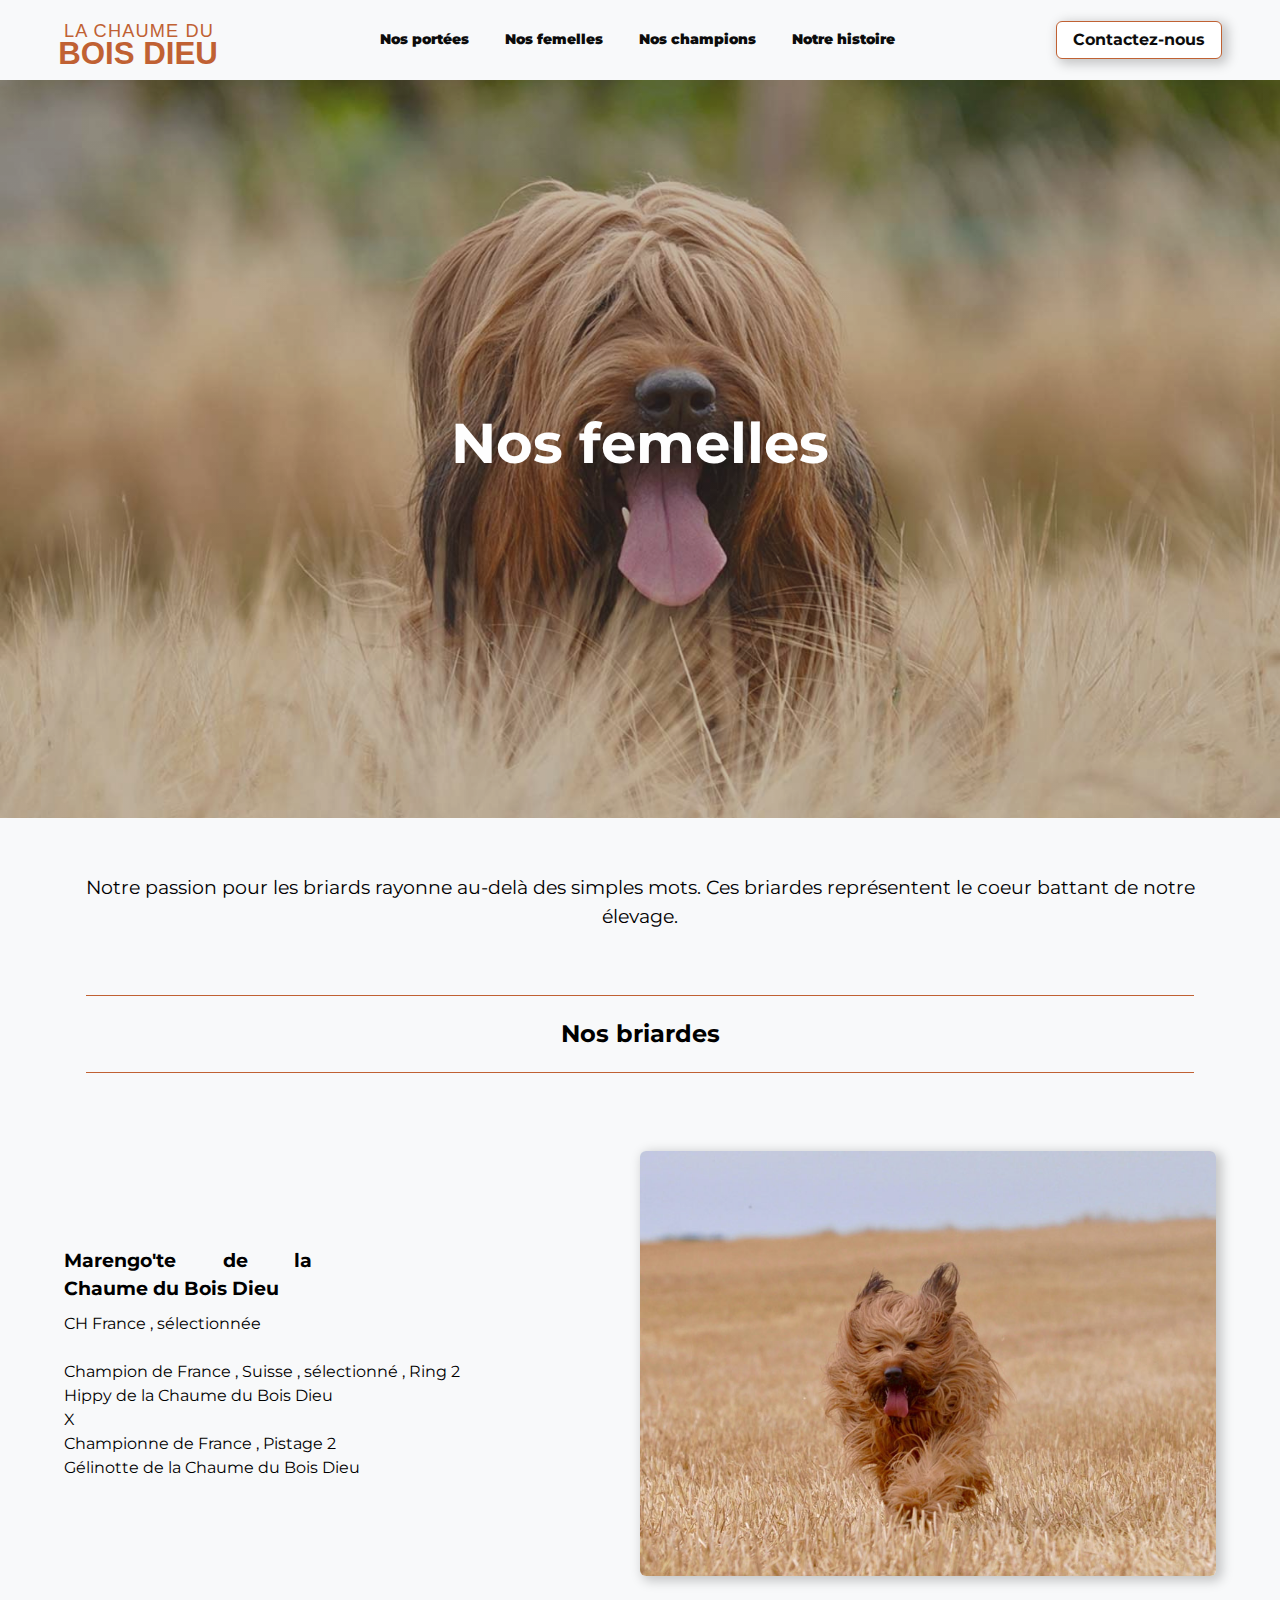
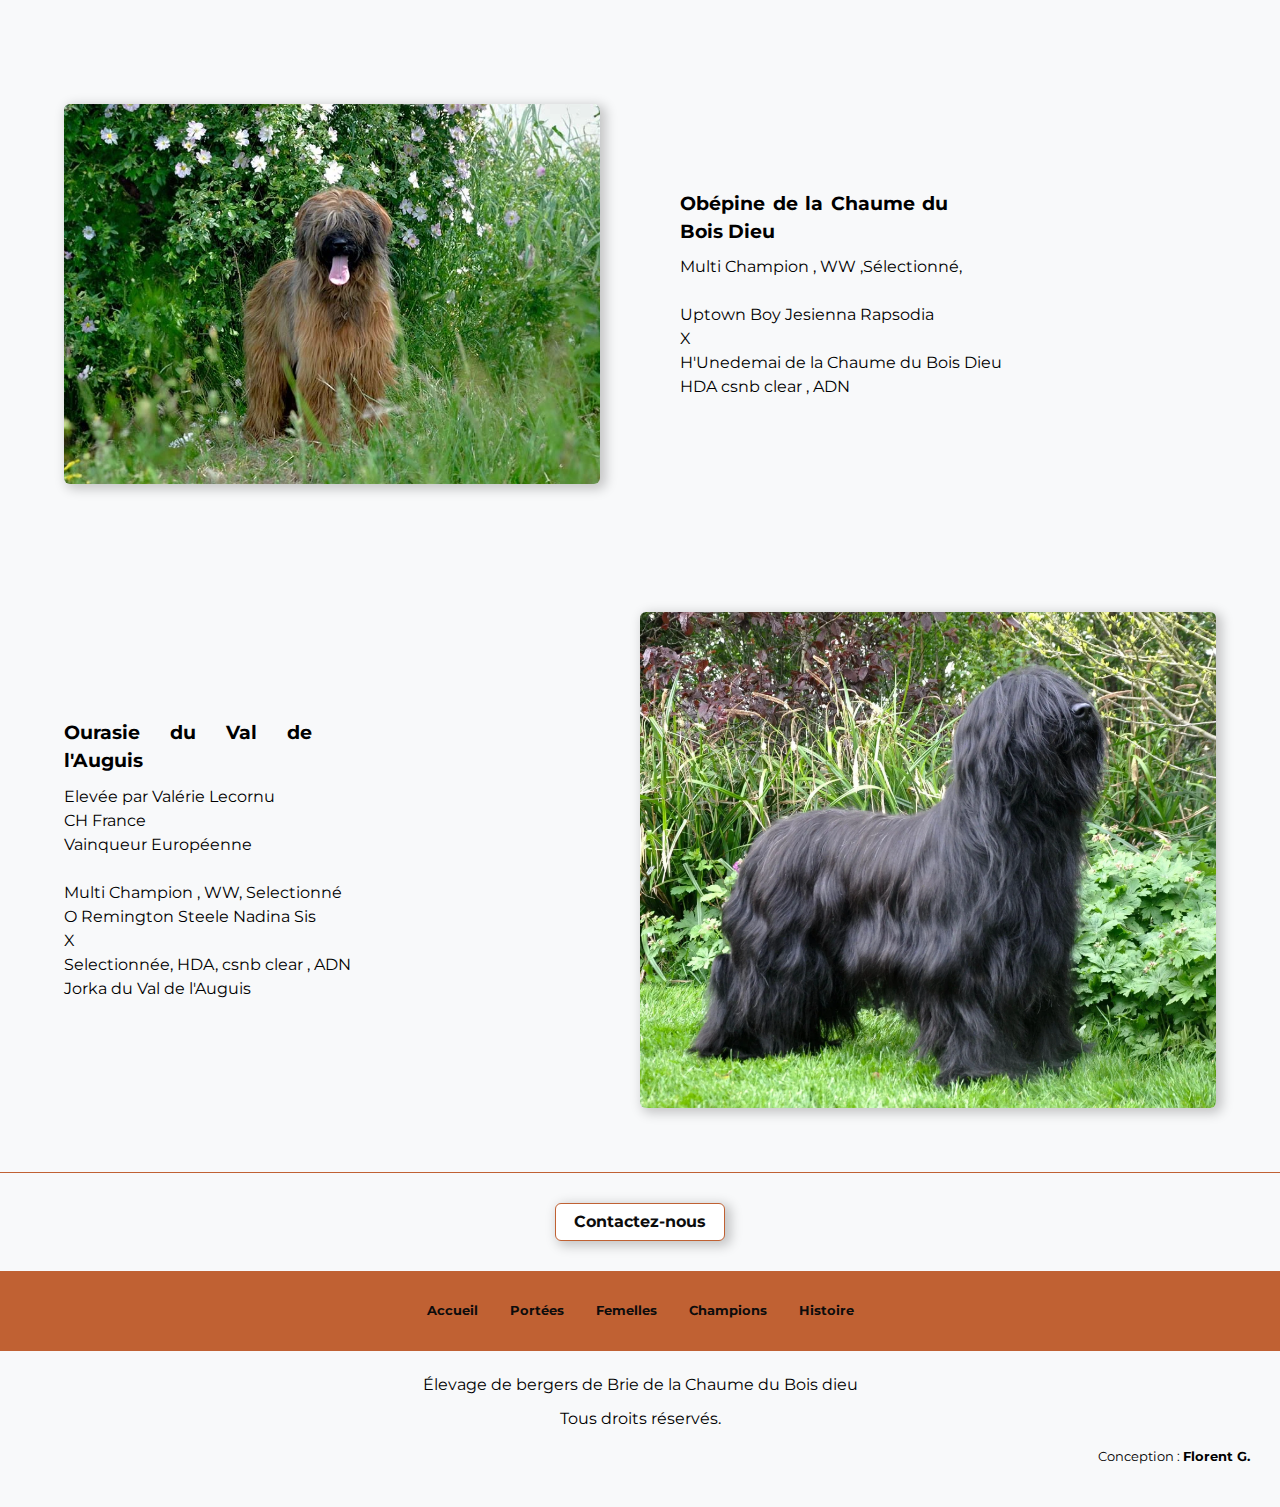
<file: nos-femelles.html>
<!DOCTYPE html>
<html lang="fr">

<head>
    <meta charset="UTF-8">
    <meta http-equiv="X-UA-Compatible" content="IE=edge">
    <meta name="viewport" content="width=device-width, initial-scale=1.0">
    <link rel="preconnect" href="https://fonts.googleapis.com">
    <link rel="preconnect" href="https://fonts.gstatic.com" crossorigin>
    <link href="https://fonts.googleapis.com/css2?family=Montserrat:wght@300;400;600&display=swap" rel="stylesheet">
    <link rel="stylesheet" href="style.css">
    <title>Élevage des Briards de la Chaume du Bois dieu</title>
    <meta name="description"
        content="Éleveurs passionnés de Briards depuis 40 ans, découvrez l'élevage des Bergers de Brie de la Chaume du Bois Dieu, situé au coeur de la Brie.">
</head>

<body>
    <nav id="main">
        <div>
            <span id="hamburger"><img width="34" src="assets/img/icon-elevage-briard-berger-de-brie-2.svg"
                    alt="bouton menu du site des briards de la chaume du bois dieu"></span>
            <div class="homebtn">
                <a href="index.html"><img width="160" src="assets/img/logo-elevage-briard-berger-de-brie-3.svg"
                        alt="Logo du site des briards de la chaume du bois dieu"></a>
            </div>
        </div>
        <div class="navlinks nav_items nav_items--hidden">
            <a href="index.html#pregnancy">Nos portées</a>
            <a href="nos-femelles.html">Nos femelles</a>
            <a href="nos-champions.html">Nos champions</a>
            <a href="index.html#history">Notre histoire</a>
        </div>
        <div class="navcontact nav_items nav_items--hidden">
            <a href="mailto:chaumeduboisdieu@gmail.com">Contactez-nous</a>
        </div>
    </nav>
    <div class="bannercontainer">
        <h1>Nos femelles</h1>
    </div>
    <div class="container">
        <div>
            <p class="page-intro">Notre passion pour les briards rayonne au-delà des simples mots. Ces briardes représentent le coeur battant de notre élevage.</p>
        </div>
    </div>
    <div class="cardcontainer">
        <h2 class="page-title container">Nos briardes</h2>
        <div style="background-color: #F8F9FA; color: black;" class="card">
            <div class="cardtext">
                <h3>Marengo'te de la Chaume du Bois Dieu</h3>
                <p>CH France , sélectionnée</p><br>
                <p>Champion de France , Suisse , sélectionné , Ring 2<br>
                    Hippy de la Chaume du Bois Dieu<br>
                    X<br>
                    Championne de France , Pistage 2<br>
                    Gélinotte de la Chaume du Bois Dieu</p>
            </div>
            <img id="myImg2" class="img--style" src="assets/img/elevage-briard-chaume-du-bois-dieu-femelle.jpg"
                alt="Mareng'ote, briarde de la Chaume du Bois Dieu s'amuse dans le champ derrière la maison.">
        </div>
        <div class="card">
            <div class="div--jag">
                <img id="myImg3" class="img--style" style="object-fit: contain;"
                    src="assets/img/obepine-briard-chaume-du-bois-dieu-berger-de-brie.webp"
                    alt="Cannibal Jag de la Chaume du Bois Dieu dans les champs autour de la maison.">

            </div>
            <div class="cardtext">
                <h3>Obépine de la Chaume du Bois Dieu</h3>
                <p>Multi Champion , WW ,Sélectionné,<br><br>
                    Uptown Boy Jesienna Rapsodia<br>
                    X<br>
                    H'Unedemai de la Chaume du Bois Dieu<br>
                    HDA csnb clear , ADN</p>
            </div>
        </div>
        <div style="background-color: #F8F9FA; color: black;" class="card">
            <div class="cardtext">
                <h3>Ourasie du Val de l'Auguis</h3>
                <p>Elevée par Valérie Lecornu
                    <br>CH France<br>
                    Vainqueur Européenne</p><br>
                <p>Multi Champion , WW, Selectionné<br>
                    O Remington Steele Nadina Sis<br>
                    X<br>
                    Selectionnée, HDA, csnb clear , ADN <br>
                    Jorka du Val de l'Auguis</p>
            </div>
            <img id="myImg2" class="img--style" src="assets/img/ourasie-briarde-berger-de-brie-briard-eleavage-chiot-min-min.webp"
                alt="Mareng'ote, briarde de la Chaume du Bois Dieu s'amuse dans le champ derrière la maison.">
        </div>
    </div>
    <!--<div>
        <div id="champions-link"><a href="nos-champions.html">Voir nos champions</a></div>
        
        <div id="history-link"><a href="index.html#history">Notre histoire</a></div>
    </div>-->
    <footer>
        <div class="container">
            <div class="footer-btn">
                <a href="mailto:chaumeduboisdieu@gmail.com">Contactez-nous</a>
            </div>
        </div>
        <div class="footer-link">
            <a href="index.html">Accueil</a>
            <a href="index.html#pregnancy">Portées</a>
            <a href="nos-femelles.html">Femelles</a>
            <a href="nos-champions.html">Champions</a>
            <a href="index.html#history">Histoire</a>
        </div>
        <div class="rights">
            <p>Élevage de bergers de Brie de la Chaume du Bois dieu</p>
            <p>Tous droits réservés.</p>
        </div>
        <p id="florentg">Conception : <a href="https://florentg.com/"
                title="Création de sites vitrine et Consultant SEO et Ecommerce">Florent G.</a></p>
    </footer>
    <script src="assets/javascript/hamburger.js"></script>
</body>
</file>
<file: style.css>
@import url('https://fonts.googleapis.com/css2?family=Montserrat:wght@300;400;500;600&display=swap');

@import "assets/css/reset.css";
@import "assets/css/navbar.css";
@import "assets/css/banner.css";
@import "assets/css/cardcontainer.css";
@import "assets/css/footer.css";
@import "assets/css/indexcard.css";
@import "assets/css/modal.css";


body {
    font-family: 'Montserrat', sans-serif;
    font-size: 16px;
    background-color: #f8f9fa;
    text-align: justify;
}

.container {
    margin: 0.6em 3.6em;
}

.container>h2 {
    font-size: 2.4em;
    margin-top: 2em;
    margin-bottom: 2em;
    font-weight: lighter;
}

h3 {
    margin-bottom: 0.5em;
}

a {
    text-decoration: none;
    font-weight: bold;
    color: black;
    font-weight: bolder;
}

.img--style {
    box-shadow: 4px 3px 12px 2px rgba(0,0,0,0.21);
    border-radius: 6px;
  }
</file>
